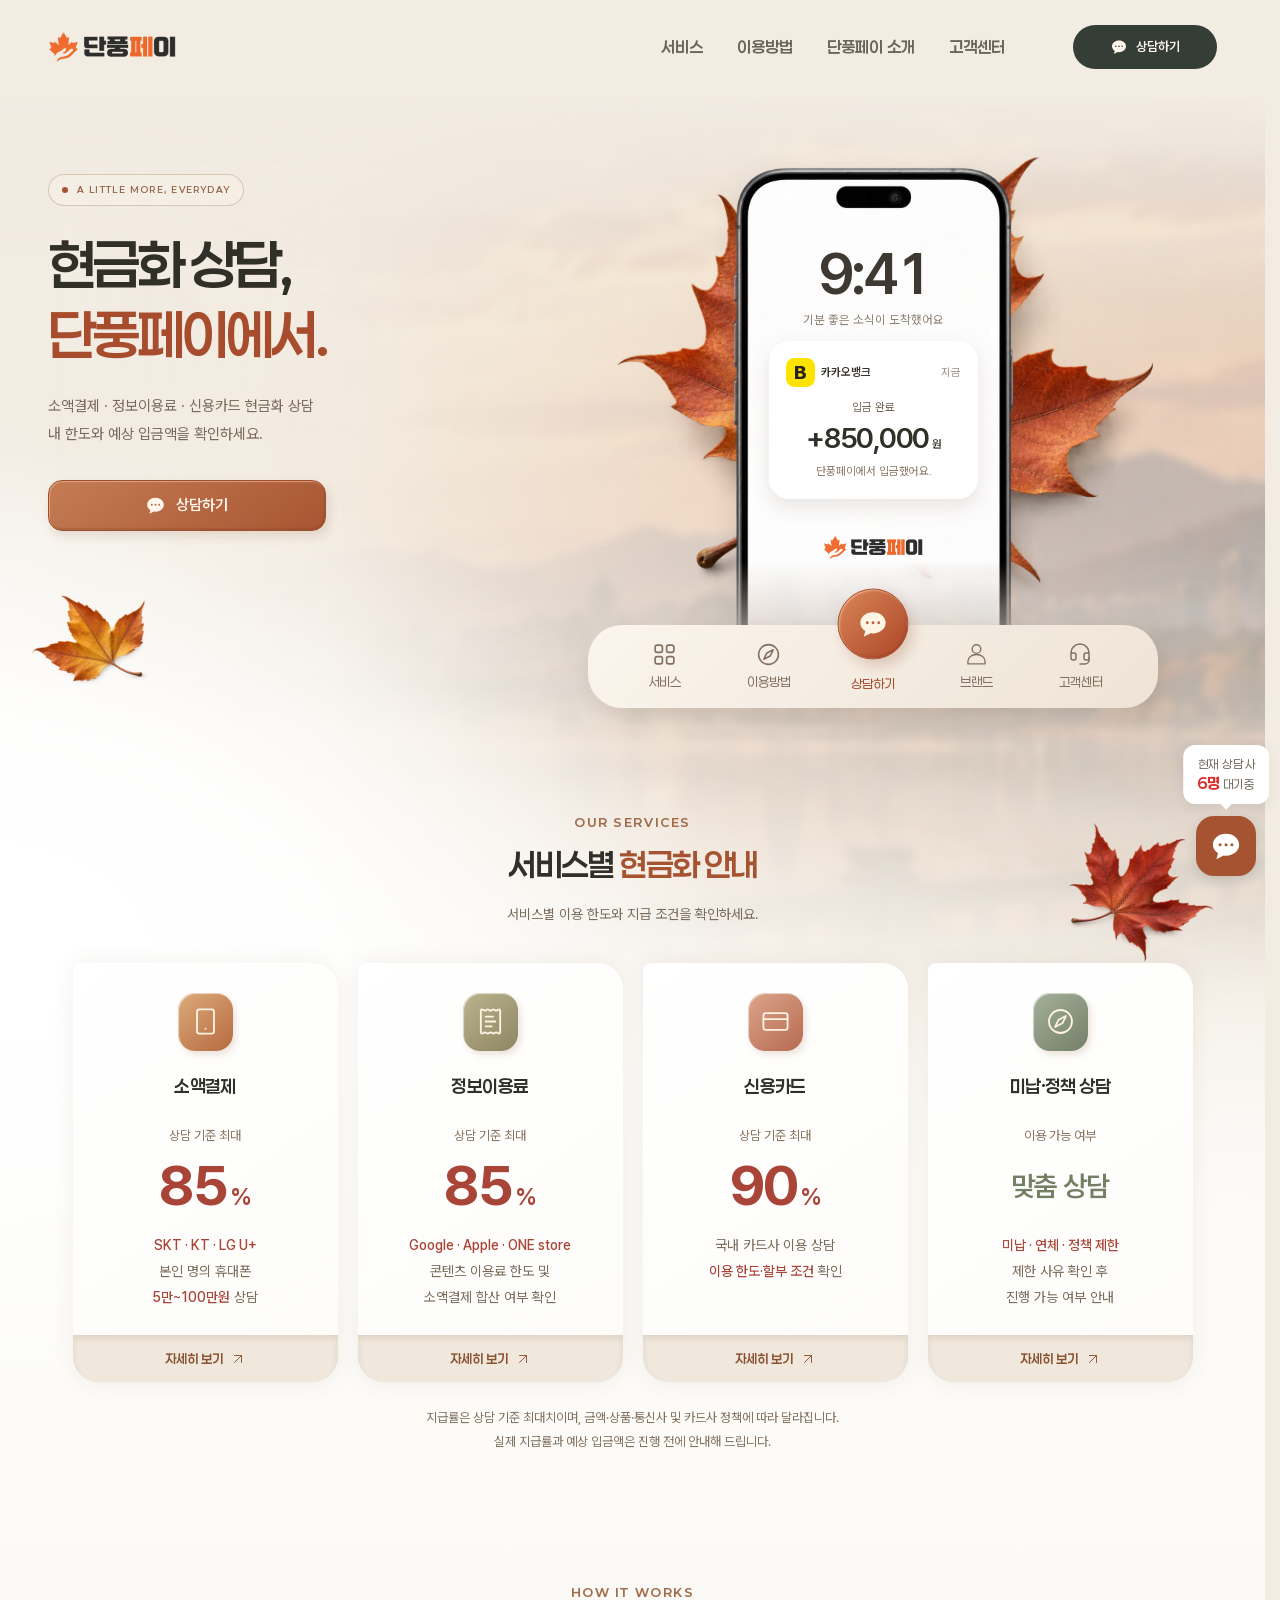
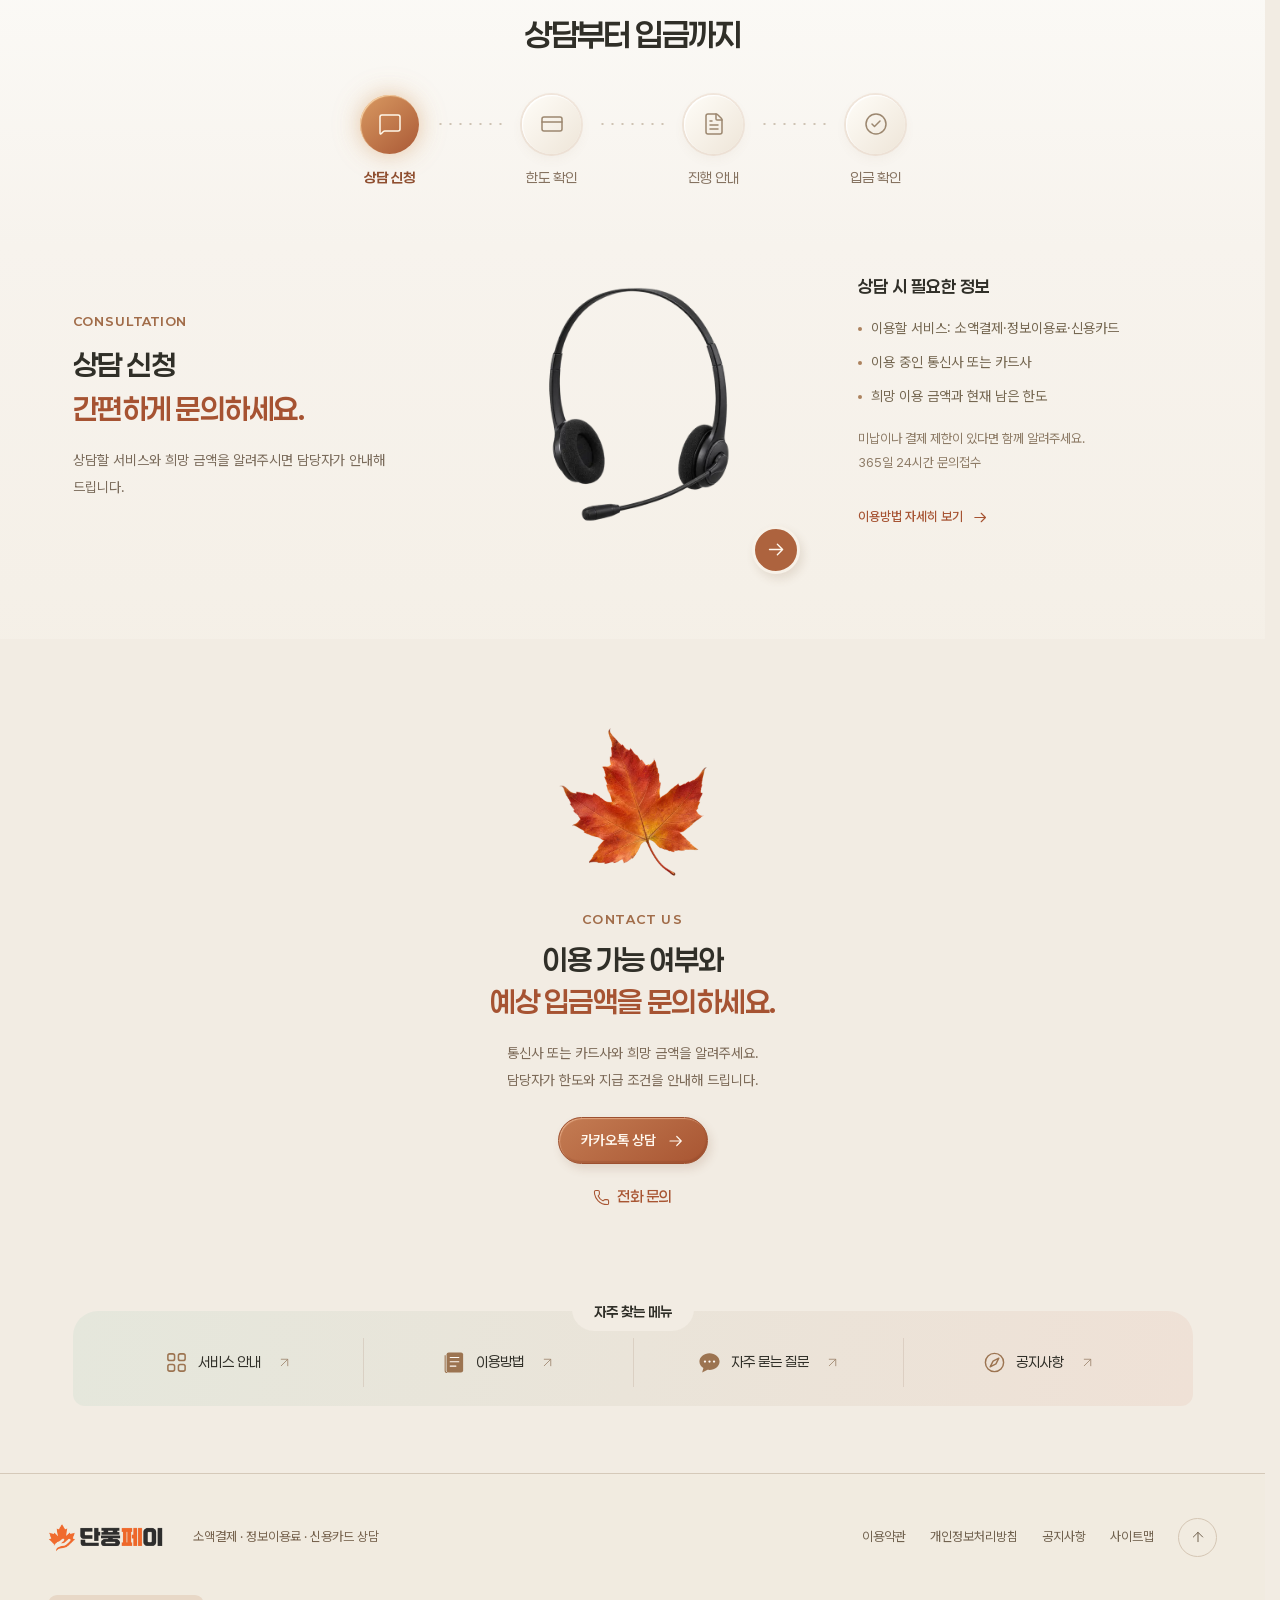
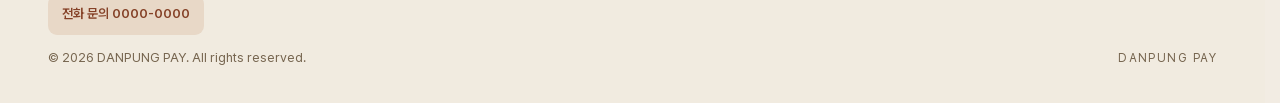
<file: index.html>
<!doctype html>
<html lang="ko">
  <head>
    <!-- Google tag (gtag.js) event - delayed navigation helper -->
<script>
  // Helper function to delay opening a URL until a gtag event is sent.
  // Call it in response to an action that should navigate to a URL.
  function gtagSendEvent(url) {
    var callback = function () {
      if (typeof url === 'string') {
        window.location = url;
      }
    };
    gtag('event', 'kakaotag', {
      'event_callback': callback,
      'event_timeout': 2000,
      // <event_parameters>
    });
    return false;
  }
</script>
    <!-- Google Tag Manager -->
<script>(function(w,d,s,l,i){w[l]=w[l]||[];w[l].push({'gtm.start':
new Date().getTime(),event:'gtm.js'});var f=d.getElementsByTagName(s)[0],
j=d.createElement(s),dl=l!='dataLayer'?'&l='+l:'';j.async=true;j.src=
'https://www.googletagmanager.com/gtm.js?id='+i+dl;f.parentNode.insertBefore(j,f);
})(window,document,'script','dataLayer','GTM-MDJSGBWL');</script>
<!-- End Google Tag Manager -->
    <!-- Google tag (gtag.js) -->
<script async src="https://www.googletagmanager.com/gtag/js?id=G-RJEVR4NBHN"></script>
<script>
  window.dataLayer = window.dataLayer || [];
  function gtag(){dataLayer.push(arguments);}
  gtag('js', new Date());

  gtag('config', 'G-RJEVR4NBHN');
</script>
    <!-- Google tag (gtag.js) event - delayed navigation helper -->
<script>
  // Helper function to delay opening a URL until a gtag event is sent.
  // Call it in response to an action that should navigate to a URL.
  function gtagSendEvent(url) {
    var callback = function () {
      if (typeof url === 'string') {
        window.location = url;
      }
    };
    gtag('event', 'kakaotag', {
      'event_callback': callback,
      'event_timeout': 2000,
      // <event_parameters>
    });
    return false;
  }
</script>
    <!-- Google Tag Manager -->
<script>(function(w,d,s,l,i){w[l]=w[l]||[];w[l].push({'gtm.start':
new Date().getTime(),event:'gtm.js'});var f=d.getElementsByTagName(s)[0],
j=d.createElement(s),dl=l!='dataLayer'?'&l='+l:'';j.async=true;j.src=
'https://www.googletagmanager.com/gtm.js?id='+i+dl;f.parentNode.insertBefore(j,f);
})(window,document,'script','dataLayer','GTM-T8PXP7CB');</script>
<!-- End Google Tag Manager -->
    <!-- Google tag (gtag.js) -->
<script async src="https://www.googletagmanager.com/gtag/js?id=G-4TLJVWGHYP"></script>
<script>
  window.dataLayer = window.dataLayer || [];
  function gtag(){dataLayer.push(arguments);}
  gtag('js', new Date());

  gtag('config', 'G-4TLJVWGHYP');
</script>
    <meta charset="utf-8" />
    <meta name="viewport" content="width=device-width, initial-scale=1" />
    <meta name="theme-color" content="#f2ece3" />
    <title>단풍페이 | 소액결제·정보이용료·신용카드 현금화 상담</title>
    <meta
      name="description"
      content="단풍페이 소액결제·정보이용료·신용카드 현금화 상담. 서비스별 지급률, 이용 한도와 예상 입금액을 안내합니다. 365일 24시간 문의 접수."
    />
    <meta property="og:type" content="website" />
    <meta property="og:locale" content="ko_KR" />
    <meta property="og:site_name" content="단풍페이" />
    <meta property="og:title" content="단풍페이 | 소액결제·정보이용료·신용카드 현금화 상담" />
    <meta
      property="og:description"
      content="단풍페이 소액결제·정보이용료·신용카드 현금화 상담. 서비스별 지급률, 이용 한도와 예상 입금액을 안내합니다. 365일 24시간 문의 접수."
    />
    <link rel="icon" href="favicon.ico?v=6b39e8e24bb1" sizes="16x16 32x32 48x48" type="image/x-icon" />
    <link
      rel="preload"
      href="fonts/pretendard-variable.woff2"
      as="font"
      type="font/woff2"
      crossorigin
    />
    <link
      rel="preload"
      href="fonts/paperlogy-semibold.ttf"
      as="font"
      type="font/ttf"
      crossorigin
    />
    <link rel="stylesheet" href="assets/css/site.css?v=20260929-contact-fallback" />
    <link rel="stylesheet" href="assets/css/home.css?v=20260928-overview-note-center" />
    <link rel="stylesheet" href="assets/css/hero.css?v=20260928-hero-phone-bottom-fade" />
    <link rel="stylesheet" href="assets/css/motion.css" />
    <script src="assets/js/motion.js?v=20260928-hero-phone"></script>
    <script src="assets/js/site-config.js?v=20260929-contact-fallback" defer></script>
    <script src="assets/js/site.js?v=20260929-contact-fallback" defer></script>
    <script src="assets/js/contact-animation.js?v=20260928-phone-short-delay" defer></script>
    <!-- SEO:START -->
    <meta name="robots" content="index,follow,max-image-preview:large" />
    <link rel="canonical" href="https://xn--2o2b2zi18b9qd.com/" />
    <meta property="og:url" content="https://xn--2o2b2zi18b9qd.com/" />
    <script type="application/ld+json" id="seo-schema">
      {
        "@context": "https://schema.org",
        "@type": "WebSite",
        "name": "단풍페이",
        "alternateName": "DANPUNG PAY",
        "url": "https://xn--2o2b2zi18b9qd.com/",
        "inLanguage": "ko-KR"
      }
    </script>
    <!-- SEO:END -->
  </head>
  <body id="top" class="home-page">
    <a class="skip-link" href="#main">본문 바로가기</a>
    <header class="site-header">
      <div class="header-inner wrap">
        <a class="brand" href="./" aria-label="단풍페이 홈">
          <img class="brand-logo" src="assets/images/logo.png?v=6795f80a1f09" width="1600" height="400" alt="단풍페이" decoding="async" />
        </a>
        <nav class="desktop-nav" aria-label="주 메뉴">
          <a href="service.html">서비스</a>
          <a href="guide.html">이용방법</a>
          <a href="about.html">단풍페이 소개</a>
          <a href="faq.html">고객센터</a>
        </nav>
        <div class="header-actions">
          <button class="button button-dark" type="button" data-contact="choice" aria-haspopup="dialog" aria-controls="contact-dialog">
            <svg class="icon" aria-hidden="true" focusable="false">
              <use href="assets/icons/brand-sprite.svg#icon-chat"></use>
            </svg>
            <span>상담하기</span>
          </button>
        </div>
        <button
          class="menu-toggle"
          type="button"
          aria-label="메뉴 열기"
          aria-expanded="false"
          aria-controls="mobile-navigation"
        >
          <svg class="icon" aria-hidden="true" focusable="false">
            <use href="assets/icons/lucide-sprite.svg#icon-menu"></use>
          </svg>
        </button>
      </div>
      <nav
        class="mobile-nav wrap"
        id="mobile-navigation"
        aria-label="모바일 메뉴"
        hidden
      >
        <a href="./" aria-current="page">
          홈
          <svg class="icon" aria-hidden="true" focusable="false">
            <use href="assets/icons/brand-sprite.svg#icon-arrow-up-right"></use>
          </svg>
        </a>
        <a href="service.html">
          서비스
          <svg class="icon" aria-hidden="true" focusable="false">
            <use href="assets/icons/brand-sprite.svg#icon-arrow-up-right"></use>
          </svg>
        </a>
        <a href="guide.html">
          이용방법
          <svg class="icon" aria-hidden="true" focusable="false">
            <use href="assets/icons/brand-sprite.svg#icon-arrow-up-right"></use>
          </svg>
        </a>
        <a href="about.html">
          단풍페이 소개
          <svg class="icon" aria-hidden="true" focusable="false">
            <use href="assets/icons/brand-sprite.svg#icon-arrow-up-right"></use>
          </svg>
        </a>
        <a href="faq.html">
          고객센터
          <svg class="icon" aria-hidden="true" focusable="false">
            <use href="assets/icons/brand-sprite.svg#icon-arrow-up-right"></use>
          </svg>
        </a>
        <div class="mobile-nav-actions">
          <button
            class="button button-primary"
            type="button"
            data-contact="kakao"
          >
            <svg class="icon" aria-hidden="true" focusable="false">
              <use href="assets/icons/brand-sprite.svg#icon-chat"></use>
            </svg>
            <span>카카오톡 상담</span>
          </button>
          <a
            class="button button-light"
            data-contact="phone"
           href="#contact-dialog">
            <svg class="icon" aria-hidden="true" focusable="false">
              <use href="assets/icons/lucide-sprite.svg#icon-phone"></use>
            </svg>
            <span>전화 문의</span>
          </a>
        </div>
      </nav>
    </header>
    <main id="main">
      <div class="home-opening">
      <section class="experience-stage" aria-labelledby="hero-title">
        <div class="hero-backdrop" aria-hidden="true"></div>
        <div class="hero-layout wrap">
          <div class="hero-overview">
            <div class="hero-introduction">
              <div class="welcome-copy">
                <p class="eyebrow">A LITTLE MORE, EVERYDAY</p>
                <h1 id="hero-title">
                  현금화 상담,
                  <br />
                  <em>단풍페이에서.</em>
                </h1>
                <p>
                  소액결제 · 정보이용료 · 신용카드 현금화 상담
                  <br />
                  내 한도와 예상 입금액을 확인하세요.
                </p>
              </div>
              <button class="button button-primary hero-consult" type="button" data-contact="choice" aria-haspopup="dialog" aria-controls="contact-dialog">
                <svg class="icon" aria-hidden="true" focusable="false">
                  <use href="assets/icons/brand-sprite.svg#icon-chat"></use>
                </svg>
                <span>상담하기</span>
              </button>
              <div class="hero-leaf-pile hero-leaf-pile-left" aria-hidden="true">
                <span class="hero-falling-leaf"><img src="assets/images/decor-maple-gold.webp" width="384" height="256" alt="" decoding="async" /></span>
              </div>
            </div>
            <div class="hero-scene">
              <figure class="terrain">
                <img
                  src="assets/images/autumn-maple-leaf.webp"
                  width="1440"
                  height="960"
                  alt="자연스러운 잎맥과 부드럽게 말린 가장자리가 돋보이는 구릿빛 단풍잎"
                  fetchpriority="high"
                />
                <div class="hero-phone contact-deposit" aria-hidden="true">
                  <div class="contact-phone-glow"></div>
                  <div class="contact-phone-stage">
                    <div class="contact-device">
                      <img class="contact-device-image" src="assets/images/contact-phone.webp" width="876" height="1795" alt="" decoding="async" />
                      <div class="contact-lock-clock"><span>9:41</span><small>기분 좋은 소식이 도착했어요</small></div>
                      <div class="contact-bank-notification">
                        <div class="contact-bank-heading"><span class="contact-bank-mark">B</span><strong>카카오뱅크</strong><span class="contact-bank-now">지금</span></div>
                        <div class="contact-bank-body"><span class="contact-deposit-label">입금 완료</span><strong class="contact-deposit-amount">+850,000<span>원</span></strong><p>단풍페이에서 입금했어요.</p></div>
                      </div>
                      <img class="contact-device-brand" src="assets/images/logo.png?v=6795f80a1f09" width="1600" height="400" alt="" decoding="async" />
                    </div>
                  </div>
                </div>
                <figcaption class="sr-only">
                  단풍페이의 구릿빛 단풍잎
                </figcaption>
              </figure>
              <nav class="stage-dock" aria-label="바로가기 메뉴">
                <a href="service.html">
                  <svg class="icon" aria-hidden="true" focusable="false">
                    <use href="assets/icons/brand-sprite.svg#icon-grid"></use>
                  </svg>
                  <span>서비스</span>
                </a>
                <a href="guide.html">
                  <svg class="icon" aria-hidden="true" focusable="false">
                    <use href="assets/icons/brand-sprite.svg#icon-compass"></use>
                  </svg>
                  <span>이용방법</span>
                </a>
                <button class="dock-contact" type="button" data-contact="choice" aria-haspopup="dialog" aria-controls="contact-dialog">
                  <span class="dock-orb">
                    <svg class="icon" aria-hidden="true" focusable="false">
                      <use href="assets/icons/brand-sprite.svg#icon-chat"></use>
                    </svg>
                  </span>
                  <span>상담하기</span>
                </button>
                <a href="about.html">
                  <svg class="icon" aria-hidden="true" focusable="false">
                    <use href="assets/icons/brand-sprite.svg#icon-user"></use>
                  </svg>
                  <span>브랜드</span>
                </a>
                <a href="faq.html">
                  <svg class="icon" aria-hidden="true" focusable="false">
                    <use href="assets/icons/headset.svg#headset"></use>
                  </svg>
                  <span>고객센터</span>
                </a>
              </nav>
            </div>
          </div>
        </div>
      </section>
      <section class="home-services wrap" id="find-service" aria-labelledby="service-title">
        <div class="hero-leaf-pile hero-leaf-pile-right" aria-hidden="true">
          <span class="hero-falling-leaf"><img src="assets/images/decor-maple-red.webp" width="480" height="320" alt="" decoding="async" /></span>
        </div>
        <div class="home-heading"><p class="home-eyebrow">OUR SERVICES</p><h2 id="service-title">서비스별 <em>현금화 안내</em></h2><p>서비스별 이용 한도와 지급 조건을 확인하세요.</p></div>
        <div class="overview-cards">
          <a class="overview-card overview-card-mobile" href="service.html#mobile">
            <span class="overview-icon"><svg class="icon" aria-hidden="true" focusable="false"><use href="assets/icons/lucide-sprite.svg#icon-smartphone"></use></svg></span>
            <h3>소액결제</h3>
            <p class="overview-rate"><span>상담 기준 최대</span><strong>85<small>%</small></strong></p>
            <p class="overview-description"><strong>SKT · KT · LG U+</strong><br />본인 명의 휴대폰<br /><strong>5만~100만원</strong> 상담</p>
            <span class="overview-more">자세히 보기<svg class="icon" aria-hidden="true" focusable="false"><use href="assets/icons/brand-sprite.svg#icon-arrow-up-right"></use></svg></span>
          </a>
          <a class="overview-card overview-card-content" href="service.html#content">
            <span class="overview-icon"><svg class="icon" aria-hidden="true" focusable="false"><use href="assets/icons/lucide-sprite.svg#icon-receipt-text"></use></svg></span>
            <h3>정보이용료</h3>
            <p class="overview-rate"><span>상담 기준 최대</span><strong>85<small>%</small></strong></p>
            <p class="overview-description"><strong>Google · Apple · ONE&nbsp;store</strong><br />콘텐츠 이용료 한도 및<br />소액결제 합산 여부 확인</p>
            <span class="overview-more">자세히 보기<svg class="icon" aria-hidden="true" focusable="false"><use href="assets/icons/brand-sprite.svg#icon-arrow-up-right"></use></svg></span>
          </a>
          <a class="overview-card overview-card-card" href="service.html#card">
            <span class="overview-icon"><svg class="icon" aria-hidden="true" focusable="false"><use href="assets/icons/lucide-sprite.svg#icon-credit-card"></use></svg></span>
            <h3>신용카드</h3>
            <p class="overview-rate"><span>상담 기준 최대</span><strong>90<small>%</small></strong></p>
            <p class="overview-description">국내 카드사 이용 상담<br /><strong>이용 한도·할부 조건</strong> 확인</p>
            <span class="overview-more">자세히 보기<svg class="icon" aria-hidden="true" focusable="false"><use href="assets/icons/brand-sprite.svg#icon-arrow-up-right"></use></svg></span>
          </a>
          <a class="overview-card overview-card-policy" href="service.html#policy">
            <span class="overview-icon"><svg class="icon" aria-hidden="true" focusable="false"><use href="assets/icons/brand-sprite.svg#icon-compass"></use></svg></span>
            <h3>미납·정책 상담</h3>
            <p class="overview-rate"><span>이용 가능 여부</span><strong class="policy-rate">맞춤 상담</strong></p>
            <p class="overview-description"><strong>미납 · 연체 · 정책 제한</strong><br />제한 사유 확인 후<br />진행 가능 여부 안내</p>
            <span class="overview-more">자세히 보기<svg class="icon" aria-hidden="true" focusable="false"><use href="assets/icons/brand-sprite.svg#icon-arrow-up-right"></use></svg></span>
          </a>
        </div>
        <p class="overview-note">지급률은 상담 기준 최대치이며, 금액·상품·통신사 및 카드사 정책에 따라 달라집니다.<br />실제 지급률과 예상 입금액은 진행 전에 안내해 드립니다.</p>
      </section>
      </div>
      <section class="home-journey" aria-labelledby="journey-title">
        <div class="journey-inner wrap">
          <div class="home-heading"><p class="home-eyebrow">HOW IT WORKS</p><h2 id="journey-title">상담부터 입금까지</h2></div>
          <div class="journey-tabs" role="tablist" aria-label="이용 절차" aria-orientation="horizontal">
            <button class="journey-tab" id="journey-tab-contact" type="button" role="tab" aria-controls="journey-panel-contact" aria-selected="true" tabindex="0"><span class="journey-tab-icon"><svg class="icon" aria-hidden="true" focusable="false"><use href="assets/icons/lucide-sprite.svg#icon-message-square"></use></svg></span><span>상담 신청</span></button>
            <button class="journey-tab" id="journey-tab-check" type="button" role="tab" aria-controls="journey-panel-check" aria-selected="false" tabindex="-1"><span class="journey-tab-icon"><svg class="icon" aria-hidden="true" focusable="false"><use href="assets/icons/lucide-sprite.svg#icon-credit-card"></use></svg></span><span>한도 확인</span></button>
            <button class="journey-tab" id="journey-tab-guide" type="button" role="tab" aria-controls="journey-panel-guide" aria-selected="false" tabindex="-1"><span class="journey-tab-icon"><svg class="icon" aria-hidden="true" focusable="false"><use href="assets/icons/lucide-sprite.svg#icon-file-text"></use></svg></span><span>진행 안내</span></button>
            <button class="journey-tab" id="journey-tab-complete" type="button" role="tab" aria-controls="journey-panel-complete" aria-selected="false" tabindex="-1"><span class="journey-tab-icon"><svg class="icon" aria-hidden="true" focusable="false"><use href="assets/icons/lucide-sprite.svg#icon-circle-check"></use></svg></span><span>입금 확인</span></button>
          </div>
          <div class="journey-layout">
            <div class="journey-copy"><p class="journey-eyebrow">CONSULTATION</p><h3>상담 신청<br /><em>간편하게 문의하세요.</em></h3><p>상담할 서비스와 희망 금액을 알려주시면 담당자가 안내해 드립니다.</p></div>
            <div class="journey-visual">
              <div class="journey-picture"><img class="journey-consultation-image" src="assets/images/consultation-headset-black.webp" width="640" height="640" alt="얇은 검정 헤드밴드와 마이크가 달린 상담용 헤드셋" loading="lazy" decoding="async" /></div>
              <button class="journey-next" type="button" data-journey-next aria-label="다음 단계 보기"><svg class="icon" aria-hidden="true" focusable="false"><use href="assets/icons/brand-sprite.svg#icon-arrow-right"></use></svg></button>
            </div>
            <div class="journey-panels" id="journey-panels" aria-live="off">
              <section class="journey-panel journey-detail" id="journey-panel-contact" role="tabpanel" aria-labelledby="journey-tab-contact" tabindex="0">
                <h4>상담 시 필요한 정보</h4>
                <ul><li>이용할 서비스: 소액결제·정보이용료·신용카드</li><li>이용 중인 통신사 또는 카드사</li><li>희망 이용 금액과 현재 남은 한도</li></ul>
                <p>미납이나 결제 제한이 있다면 함께 알려주세요.<br />365일 24시간 문의접수</p>
                <a class="detail-link" href="guide.html">이용방법 자세히 보기<svg class="icon" aria-hidden="true" focusable="false"><use href="assets/icons/brand-sprite.svg#icon-arrow-right"></use></svg></a>
              </section>
              <section class="journey-panel journey-detail" id="journey-panel-check" role="tabpanel" aria-labelledby="journey-tab-check" tabindex="0" hidden>
                <h4>이용 한도와 가능 여부 확인</h4>
                <ul><li>휴대폰 또는 카드의 본인 명의 여부</li><li>현재 남은 한도와 희망 금액의 이용 가능 여부</li><li>미납·연체 여부와 결제 시 표시되는 오류</li></ul>
                <p>한도와 제한 사유를 확인한 후<br />진행 가능 여부를 안내해 드립니다.</p>
                <a class="detail-link" href="guide.html">이용방법 자세히 보기<svg class="icon" aria-hidden="true" focusable="false"><use href="assets/icons/brand-sprite.svg#icon-arrow-right"></use></svg></a>
              </section>
              <section class="journey-panel journey-detail" id="journey-panel-guide" role="tabpanel" aria-labelledby="journey-tab-guide" tabindex="0" hidden>
                <h4>진행 전 조건 안내</h4>
                <ul><li>실제 적용되는 지급률과 예상 입금액</li><li>이용 상품과 결제 금액·조건</li><li>진행 순서와 이용 시 유의사항</li></ul>
                <p>안내 내용을 확인하고 동의하시면<br />담당자의 안내에 따라 진행합니다.</p>
                <a class="detail-link" href="guide.html">이용방법 자세히 보기<svg class="icon" aria-hidden="true" focusable="false"><use href="assets/icons/brand-sprite.svg#icon-arrow-right"></use></svg></a>
              </section>
              <section class="journey-panel journey-detail" id="journey-panel-complete" role="tabpanel" aria-labelledby="journey-tab-complete" tabindex="0" hidden>
                <h4>진행 완료 후 입금 확인</h4>
                <ul><li>안내받은 계좌의 입금 내역</li><li>실제 입금액과 상담 시 안내받은 금액</li><li>입금 지연 또는 금액 차이가 있는지 확인</li></ul>
                <p>은행 점검 시간에는 입금이 지연될 수 있습니다.<br />확인이 어려우면 상담 채널로 문의해 주세요.</p>
                <a class="detail-link" href="guide.html">이용방법 자세히 보기<svg class="icon" aria-hidden="true" focusable="false"><use href="assets/icons/brand-sprite.svg#icon-arrow-right"></use></svg></a>
              </section>
            </div>
          </div>
        </div>
      </section>
      <section class="home-contact wrap" aria-labelledby="contact-home-title">
        <div class="contact-symbol" aria-hidden="true">
          <img src="assets/images/contact-maple-leaf.webp" width="480" height="480" alt="" loading="lazy" decoding="async" />
        </div>
        <p class="home-eyebrow">CONTACT US</p>
        <h2 id="contact-home-title">이용 가능 여부와<br /><em>예상 입금액을 문의하세요.</em></h2>
        <p class="home-contact-description">통신사 또는 카드사와 희망 금액을 알려주세요.<br />담당자가 한도와 지급 조건을 안내해 드립니다.</p>
        <div class="home-contact-actions"><button class="button button-primary" type="button" data-contact="kakao">카카오톡 상담<svg class="icon" aria-hidden="true" focusable="false"><use href="assets/icons/brand-sprite.svg#icon-arrow-right"></use></svg></button><a class="contact-phone" data-contact="phone" href="#contact-dialog"><svg class="icon" aria-hidden="true" focusable="false"><use href="assets/icons/lucide-sprite.svg#icon-phone"></use></svg>전화 문의</a></div>
      </section>
      <nav class="useful-links wrap" aria-labelledby="useful-links-title">
        <h2 id="useful-links-title">자주 찾는 메뉴</h2>
        <div class="useful-links-grid"><a href="service.html"><svg class="icon" aria-hidden="true" focusable="false"><use href="assets/icons/brand-sprite.svg#icon-grid"></use></svg><span>서비스 안내</span><svg class="icon" aria-hidden="true" focusable="false"><use href="assets/icons/brand-sprite.svg#icon-arrow-up-right"></use></svg></a><a href="guide.html"><svg class="icon" aria-hidden="true" focusable="false"><use href="assets/icons/brand-sprite.svg#icon-guide"></use></svg><span>이용방법</span><svg class="icon" aria-hidden="true" focusable="false"><use href="assets/icons/brand-sprite.svg#icon-arrow-up-right"></use></svg></a><a href="faq.html"><svg class="icon" aria-hidden="true" focusable="false"><use href="assets/icons/brand-sprite.svg#icon-chat"></use></svg><span>자주 묻는 질문</span><svg class="icon" aria-hidden="true" focusable="false"><use href="assets/icons/brand-sprite.svg#icon-arrow-up-right"></use></svg></a><a href="notice.html"><svg class="icon" aria-hidden="true" focusable="false"><use href="assets/icons/brand-sprite.svg#icon-compass"></use></svg><span>공지사항</span><svg class="icon" aria-hidden="true" focusable="false"><use href="assets/icons/brand-sprite.svg#icon-arrow-up-right"></use></svg></a></div>
      </nav>
    </main>
    <footer class="site-footer">
      <div class="wrap footer-inner">
        <div class="footer-brand-block">
          <a class="brand" href="./" aria-label="단풍페이 홈">
            <img class="brand-logo" src="assets/images/logo.png?v=6795f80a1f09" width="1600" height="400" alt="단풍페이" loading="lazy" decoding="async" />
          </a>
          <p>소액결제 · 정보이용료 · 신용카드 상담</p>
        </div>
        <nav aria-label="하단 메뉴">
          <a href="terms.html">이용약관</a>
          <a href="privacy.html">개인정보처리방침</a>
          <a href="notice.html">공지사항</a>
          <a href="sitemap.html">사이트맵</a>
          <a class="top-link" href="#top" aria-label="페이지 맨 위로">
            <svg class="icon" aria-hidden="true" focusable="false">
              <use href="assets/icons/lucide-sprite.svg#icon-arrow-up"></use>
            </svg>
          </a>
        </nav>
        <div class="footer-meta">
          <p class="business-info" data-business hidden></p>
          <small>
            ©
            <span data-year>2026</span>
            DANPUNG PAY. All rights reserved.
          </small>
          <span>DANPUNG PAY</span>
        </div>
      </div>
    </footer>
    <button class="button button-primary floating-contact" type="button" data-contact="choice" aria-haspopup="dialog" aria-controls="contact-dialog" aria-label="상담하기" aria-describedby="floating-contact-status">
      <span class="floating-contact-bubble" id="floating-contact-status">현재 상담사<br /> <strong>6명</strong> 대기중</span>
      <svg class="icon" aria-hidden="true" focusable="false"><use href="assets/icons/brand-sprite.svg#icon-chat"></use></svg>
    </button>
    <dialog
      class="contact-dialog"
      id="contact-dialog"
      aria-labelledby="contact-title"
      aria-describedby="contact-description"
    >
      <button
        type="button"
        class="dialog-close"
        aria-label="닫기"
        data-close-dialog
      >
        <svg class="icon" aria-hidden="true" focusable="false">
          <use href="assets/icons/lucide-sprite.svg#icon-x"></use>
        </svg>
      </button>
      <div data-contact-view="choice">
        <p class="eyebrow">DANPUNG PAY</p>
        <h2 id="contact-title" tabindex="-1">상담 문의</h2>
        <p class="contact-description" id="contact-description">편한 상담 방법을 선택해 주세요.</p>
        <div class="contact-channels">
          <a class="contact-channel contact-channel-kakao" href="#contact-dialog" data-kakao-link><svg class="icon" aria-hidden="true" focusable="false"><use href="assets/icons/brand-sprite.svg#icon-chat"></use></svg><span>카카오톡 상담</span><svg class="icon" aria-hidden="true" focusable="false"><use href="assets/icons/brand-sprite.svg#icon-arrow-right"></use></svg></a>
          <a class="contact-channel contact-channel-phone" data-contact-channel="phone" href="#contact-dialog"><svg class="icon" aria-hidden="true" focusable="false"><use href="assets/icons/lucide-sprite.svg#icon-phone"></use></svg><span>전화 문의</span><svg class="icon" aria-hidden="true" focusable="false"><use href="assets/icons/brand-sprite.svg#icon-arrow-right"></use></svg></a>
        </div>
        <p class="contact-status" role="status" hidden></p>
      </div>
    </dialog>
  </body>
  <!-- Google Tag Manager (noscript) -->
<noscript><iframe src="https://www.googletagmanager.com/ns.html?id=GTM-MDJSGBWL"
height="0" width="0" style="display:none;visibility:hidden"></iframe></noscript>
<!-- End Google Tag Manager (noscript) -->
  <!-- Google Tag Manager (noscript) -->
<noscript><iframe src="https://www.googletagmanager.com/ns.html?id=GTM-T8PXP7CB"
height="0" width="0" style="display:none;visibility:hidden"></iframe></noscript>
<!-- End Google Tag Manager (noscript) -->
</html>
</file>
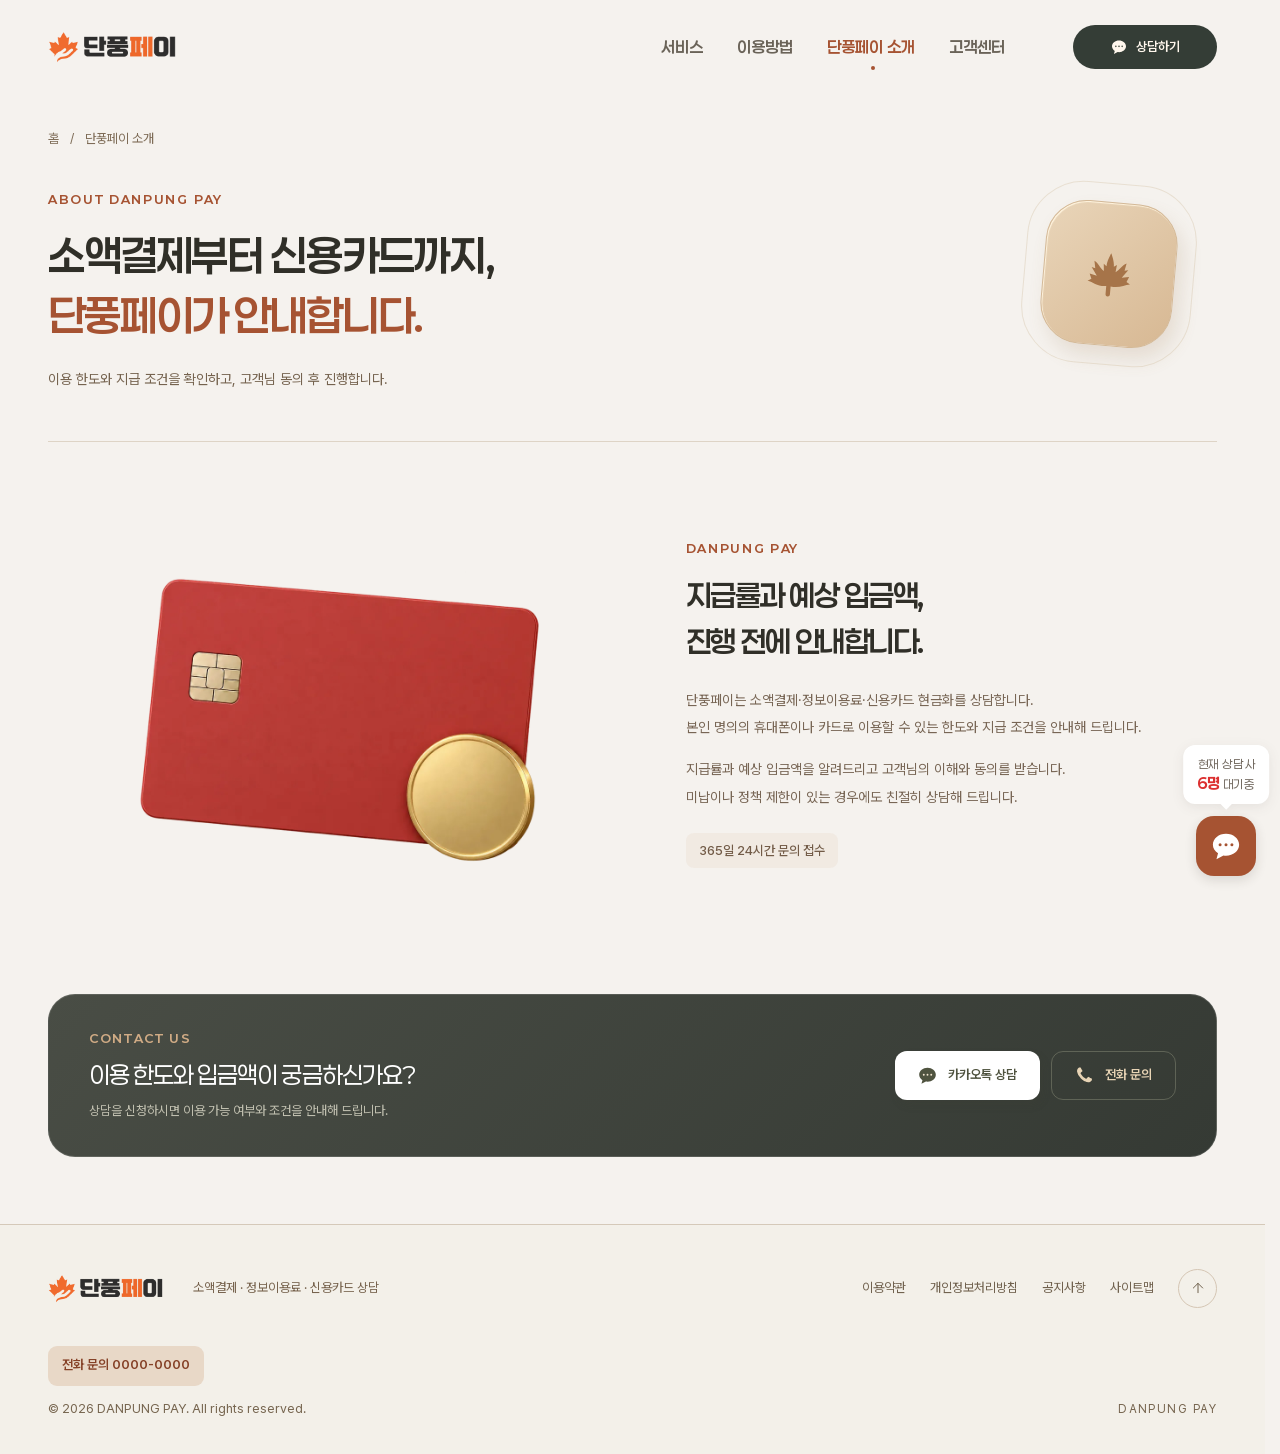
<file: about.html>
<!doctype html>
<html lang="ko">
  <head>
    <meta charset="utf-8" />
    <meta name="viewport" content="width=device-width, initial-scale=1" />
    <meta name="theme-color" content="#f5f2ee" />
    <title>단풍페이 소개 | 현금화 상담 안내</title>
    <meta
      name="description"
      content="단풍페이의 소액결제·정보이용료·신용카드 현금화 상담 안내. 본인 명의와 이용 한도를 확인하고 지급률·예상 입금액을 안내합니다. 고객님 동의 후 진행하며 365일 24시간 문의를 접수합니다."
    />
    <meta property="og:type" content="website" />
    <meta property="og:locale" content="ko_KR" />
    <meta property="og:site_name" content="단풍페이" />
    <meta
      property="og:title"
      content="단풍페이 소개 | 현금화 상담 안내"
    />
    <meta
      property="og:description"
      content="단풍페이의 소액결제·정보이용료·신용카드 현금화 상담 안내. 본인 명의와 이용 한도를 확인하고 지급률·예상 입금액을 안내합니다. 고객님 동의 후 진행하며 365일 24시간 문의를 접수합니다."
    />
    <link rel="icon" href="favicon.ico?v=6b39e8e24bb1" sizes="16x16 32x32 48x48" type="image/x-icon" />
    <link
      rel="preload"
      href="fonts/pretendard-variable.woff2"
      as="font"
      type="font/woff2"
      crossorigin
    />
    <link
      rel="preload"
      href="fonts/paperlogy-semibold.ttf"
      as="font"
      type="font/ttf"
      crossorigin
    />
    <link rel="stylesheet" href="assets/css/site.css?v=20260929-contact-fallback" />
    <link rel="stylesheet" href="assets/css/pages.css?v=20260924-card" />
    <link rel="stylesheet" href="assets/css/motion.css" />
    <script src="assets/js/motion.js?v=58e4818c9d5d"></script>
    <script src="assets/js/site-config.js?v=20260929-contact-fallback" defer></script>
    <script src="assets/js/site.js?v=20260929-contact-fallback" defer></script>
    <!-- SEO:START -->
    <meta name="robots" content="index,follow,max-image-preview:large" />
    <link rel="canonical" href="https://xn--2o2b2zi18b9qd.com/about.html" />
    <meta property="og:url" content="https://xn--2o2b2zi18b9qd.com/about.html" />
    <script type="application/ld+json" id="seo-schema">
      {
        "@context": "https://schema.org",
        "@type": "BreadcrumbList",
        "itemListElement": [
          {
            "@type": "ListItem",
            "position": 1,
            "name": "홈",
            "item": "https://xn--2o2b2zi18b9qd.com/"
          },
          {
            "@type": "ListItem",
            "position": 2,
            "name": "단풍페이 소개",
            "item": "https://xn--2o2b2zi18b9qd.com/about.html"
          }
        ]
      }
    </script>
    <!-- SEO:END -->
  </head>
  <body id="top" class="inner-page">
    <a class="skip-link" href="#main">본문 바로가기</a>
    <header class="site-header">
      <div class="header-inner wrap">
        <a class="brand" href="./" aria-label="단풍페이 홈">
          <img class="brand-logo" src="assets/images/logo.png?v=6795f80a1f09" width="1600" height="400" alt="단풍페이" decoding="async" />
        </a>
        <nav class="desktop-nav" aria-label="주 메뉴">
          <a href="service.html">서비스</a>
          <a href="guide.html">이용방법</a>
          <a href="about.html" aria-current="page">단풍페이 소개</a>
          <a href="faq.html">고객센터</a>
        </nav>
        <div class="header-actions">
          <button class="button button-dark" type="button" data-contact="choice" aria-haspopup="dialog" aria-controls="contact-dialog">
            <svg class="icon" aria-hidden="true" focusable="false">
              <use href="assets/icons/brand-sprite.svg#icon-chat"></use>
            </svg>
            <span>상담하기</span>
          </button>
        </div>
        <button
          class="menu-toggle"
          type="button"
          aria-label="메뉴 열기"
          aria-expanded="false"
          aria-controls="mobile-navigation"
        >
          <svg class="icon" aria-hidden="true" focusable="false">
            <use href="assets/icons/lucide-sprite.svg#icon-menu"></use>
          </svg>
        </button>
      </div>
      <nav
        class="mobile-nav wrap"
        id="mobile-navigation"
        aria-label="모바일 메뉴"
        hidden
      >
        <a href="./">
          홈
          <svg class="icon" aria-hidden="true" focusable="false">
            <use href="assets/icons/brand-sprite.svg#icon-arrow-up-right"></use>
          </svg>
        </a>
        <a href="service.html">
          서비스
          <svg class="icon" aria-hidden="true" focusable="false">
            <use href="assets/icons/brand-sprite.svg#icon-arrow-up-right"></use>
          </svg>
        </a>
        <a href="guide.html">
          이용방법
          <svg class="icon" aria-hidden="true" focusable="false">
            <use href="assets/icons/brand-sprite.svg#icon-arrow-up-right"></use>
          </svg>
        </a>
        <a href="about.html" aria-current="page">
          단풍페이 소개
          <svg class="icon" aria-hidden="true" focusable="false">
            <use href="assets/icons/brand-sprite.svg#icon-arrow-up-right"></use>
          </svg>
        </a>
        <a href="faq.html">
          고객센터
          <svg class="icon" aria-hidden="true" focusable="false">
            <use href="assets/icons/brand-sprite.svg#icon-arrow-up-right"></use>
          </svg>
        </a>
        <div class="mobile-nav-actions">
          <button
            class="button button-primary"
            type="button"
            data-contact="kakao"
          >
            <svg class="icon" aria-hidden="true" focusable="false">
              <use href="assets/icons/brand-sprite.svg#icon-chat"></use>
            </svg>
            <span>카카오톡 상담</span>
          </button>
          <a
            class="button button-light"
            data-contact="phone"
           href="#contact-dialog">
            <svg class="icon" aria-hidden="true" focusable="false">
              <use href="assets/icons/lucide-sprite.svg#icon-phone"></use>
            </svg>
            <span>전화 문의</span>
          </a>
        </div>
      </nav>
    </header>
    <main id="main">
      <section class="page-intro">
        <div class="wrap">
          <nav class="breadcrumb" aria-label="현재 위치">
            <a href="./">홈</a>
            <span aria-hidden="true">/</span>
            <span aria-current="page">단풍페이 소개</span>
          </nav>
          <p class="eyebrow">ABOUT DANPUNG PAY</p>
          <h1>
            소액결제부터 신용카드까지,
            <br />
            <em>단풍페이가 안내합니다.</em>
          </h1>
          <p class="intro-description">
            이용 한도와 지급 조건을 확인하고, 고객님 동의 후 진행합니다.
          </p>
        </div>
        <div class="page-emblem" aria-hidden="true">
          <svg class="icon" aria-hidden="true" focusable="false">
            <use href="assets/icons/brand-sprite.svg#icon-leaf"></use>
          </svg>
        </div>
      </section>
      <section class="brand-story wrap">
        <div class="story-image">
          <img
            src="assets/images/danpung-card.webp?v=coin-20260924"
            width="960"
            height="960"
            alt="오른쪽 아래에 무늬 없는 금화 한 닢이 겹쳐진 빨간색 카드"
            loading="lazy"
          />
        </div>
        <div class="story-copy">
          <p class="eyebrow">DANPUNG PAY</p>
          <h2>
            지급률과 예상 입금액,
            <br />
            진행 전에 안내합니다.
          </h2>
          <p>
            단풍페이는 소액결제·정보이용료·신용카드 현금화를 상담합니다.<br />
            본인 명의의 휴대폰이나 카드로 이용할 수 있는 한도와 지급 조건을 안내해 드립니다.
          </p>
          <p>
            지급률과 예상 입금액을 알려드리고 고객님의 이해와 동의를 받습니다.<br />미납이나 정책 제한이 있는 경우에도 친절히 상담해 드립니다.
          </p>
          <span class="consultation-hours">365일 24시간 문의 접수</span>
        </div>
      </section>
      <aside class="contact-strip wrap">
        <div>
          <p class="eyebrow">CONTACT US</p>
          <h2>이용 한도와 입금액이 궁금하신가요?</h2>
          <p>상담을 신청하시면 이용 가능 여부와 조건을 안내해 드립니다.</p>
        </div>
        <div class="contact-strip-actions">
          <button class="button button-dark" type="button" data-contact="kakao">
            <svg class="icon" aria-hidden="true" focusable="false">
              <use href="assets/icons/brand-sprite.svg#icon-chat"></use>
            </svg>
            <span>카카오톡 상담</span>
          </button>
          <a
            class="button button-primary"
            data-contact="phone"
           href="#contact-dialog">
            <svg class="icon" aria-hidden="true" focusable="false">
              <use href="assets/icons/fontawesome-sprite.svg#icon-phone"></use>
            </svg>
            <span>전화 문의</span>
          </a>
        </div>
      </aside>
    </main>
    <footer class="site-footer">
      <div class="wrap footer-inner">
        <div class="footer-brand-block">
          <a class="brand" href="./" aria-label="단풍페이 홈">
            <img class="brand-logo" src="assets/images/logo.png?v=6795f80a1f09" width="1600" height="400" alt="단풍페이" loading="lazy" decoding="async" />
          </a>
          <p>소액결제 · 정보이용료 · 신용카드 상담</p>
        </div>
        <nav aria-label="하단 메뉴">
          <a href="terms.html">이용약관</a>
          <a href="privacy.html">개인정보처리방침</a>
          <a href="notice.html">공지사항</a>
          <a href="sitemap.html">사이트맵</a>
          <a class="top-link" href="#top" aria-label="페이지 맨 위로">
            <svg class="icon" aria-hidden="true" focusable="false">
              <use href="assets/icons/lucide-sprite.svg#icon-arrow-up"></use>
            </svg>
          </a>
        </nav>
        <div class="footer-meta">
          <p class="business-info" data-business hidden></p>
          <small>
            ©
            <span data-year>2026</span>
            DANPUNG PAY. All rights reserved.
          </small>
          <span>DANPUNG PAY</span>
        </div>
      </div>
    </footer>
    <button class="button button-primary floating-contact" type="button" data-contact="choice" aria-haspopup="dialog" aria-controls="contact-dialog" aria-label="상담하기" aria-describedby="floating-contact-status">
      <span class="floating-contact-bubble" id="floating-contact-status">현재 상담사<br /> <strong>6명</strong> 대기중</span>
      <svg class="icon" aria-hidden="true" focusable="false"><use href="assets/icons/brand-sprite.svg#icon-chat"></use></svg>
    </button>
    <dialog
      class="contact-dialog"
      id="contact-dialog"
      aria-labelledby="contact-title"
      aria-describedby="contact-description"
    >
      <button
        type="button"
        class="dialog-close"
        aria-label="닫기"
        data-close-dialog
      >
        <svg class="icon" aria-hidden="true" focusable="false">
          <use href="assets/icons/lucide-sprite.svg#icon-x"></use>
        </svg>
      </button>
      <div data-contact-view="choice">
        <p class="eyebrow">DANPUNG PAY</p>
        <h2 id="contact-title" tabindex="-1">상담 문의</h2>
        <p class="contact-description" id="contact-description">편한 상담 방법을 선택해 주세요.</p>
        <div class="contact-channels">
          <a class="contact-channel contact-channel-kakao" href="#contact-dialog" data-kakao-link><svg class="icon" aria-hidden="true" focusable="false"><use href="assets/icons/brand-sprite.svg#icon-chat"></use></svg><span>카카오톡 상담</span><svg class="icon" aria-hidden="true" focusable="false"><use href="assets/icons/brand-sprite.svg#icon-arrow-right"></use></svg></a>
          <a class="contact-channel contact-channel-phone" data-contact-channel="phone" href="#contact-dialog"><svg class="icon" aria-hidden="true" focusable="false"><use href="assets/icons/lucide-sprite.svg#icon-phone"></use></svg><span>전화 문의</span><svg class="icon" aria-hidden="true" focusable="false"><use href="assets/icons/brand-sprite.svg#icon-arrow-right"></use></svg></a>
        </div>
        <p class="contact-status" role="status" hidden></p>
      </div>
    </dialog>
  </body>
</html>
</file>
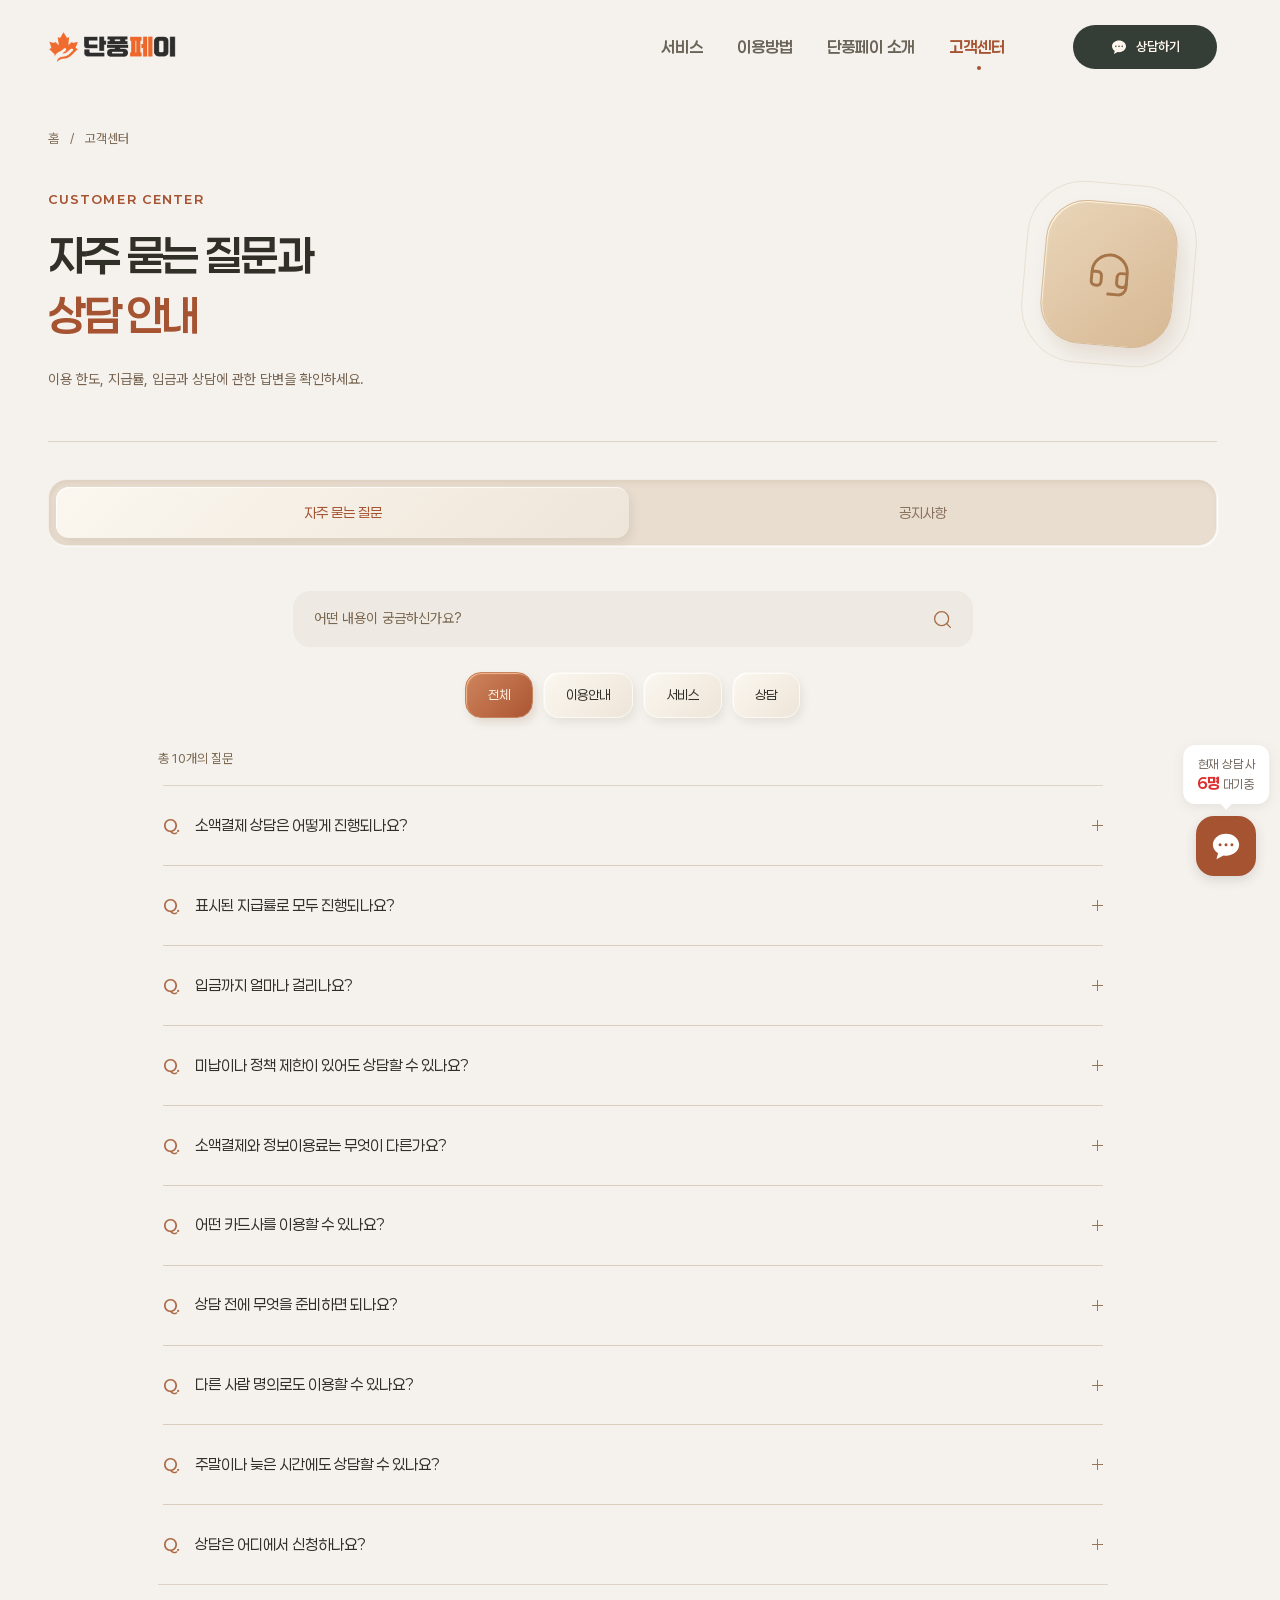
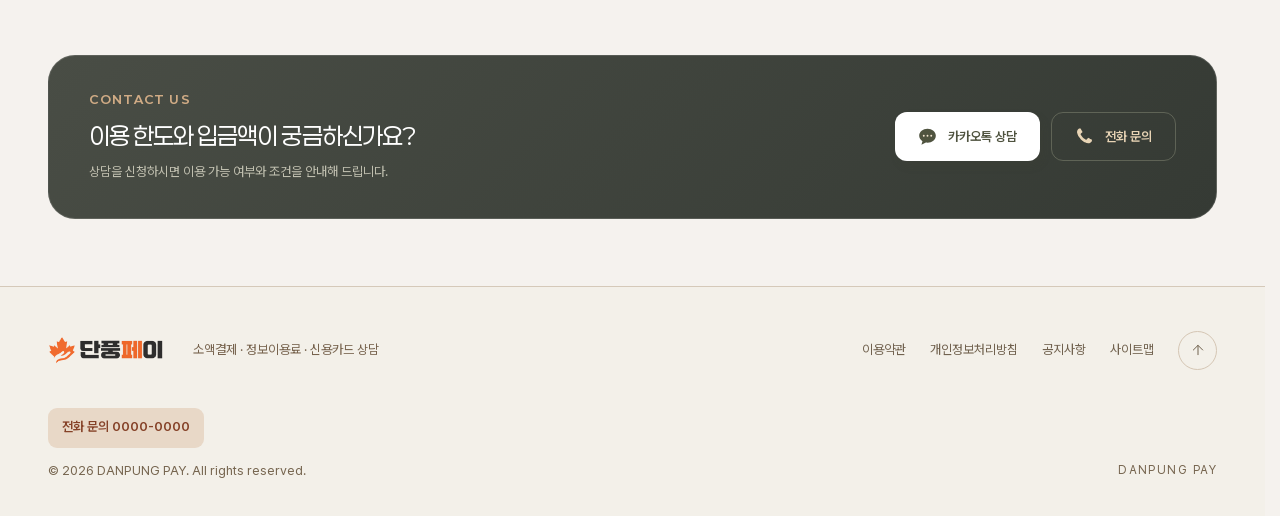
<file: faq.html>
<!doctype html>
<html lang="ko">
  <head>
    <meta charset="utf-8" />
    <meta name="viewport" content="width=device-width, initial-scale=1" />
    <meta name="theme-color" content="#f5f2ee" />
    <title>자주 묻는 질문 | 단풍페이</title>
    <meta
      name="description"
      content="단풍페이의 지급률, 입금 시간, 미납·정책 제한, 본인 명의와 상담 준비에 관한 질문을 확인하세요. 검색 또는 분류 선택으로 필요한 답변을 찾을 수 있습니다."
    />
    <meta property="og:type" content="website" />
    <meta property="og:locale" content="ko_KR" />
    <meta property="og:site_name" content="단풍페이" />
    <meta property="og:title" content="자주 묻는 질문 | 단풍페이" />
    <meta
      property="og:description"
      content="단풍페이의 지급률, 입금 시간, 미납·정책 제한, 본인 명의와 상담 준비에 관한 질문을 확인하세요. 검색 또는 분류 선택으로 필요한 답변을 찾을 수 있습니다."
    />
    <link rel="icon" href="favicon.ico?v=6b39e8e24bb1" sizes="16x16 32x32 48x48" type="image/x-icon" />
    <link
      rel="preload"
      href="fonts/pretendard-variable.woff2"
      as="font"
      type="font/woff2"
      crossorigin
    />
    <link
      rel="preload"
      href="fonts/paperlogy-semibold.ttf"
      as="font"
      type="font/ttf"
      crossorigin
    />
    <link rel="stylesheet" href="assets/css/site.css?v=20260929-contact-fallback" />
    <link rel="stylesheet" href="assets/css/pages.css?v=20260924-faq-icons" />
    <link rel="stylesheet" href="assets/css/motion.css" />
    <script src="assets/js/motion.js?v=58e4818c9d5d"></script>
    <script src="assets/js/site-config.js?v=20260929-contact-fallback" defer></script>
    <script src="assets/js/site.js?v=20260929-contact-fallback" defer></script>
    <!-- SEO:START -->
    <meta name="robots" content="index,follow,max-image-preview:large" />
    <link rel="canonical" href="https://xn--2o2b2zi18b9qd.com/faq.html" />
    <meta property="og:url" content="https://xn--2o2b2zi18b9qd.com/faq.html" />
    <script type="application/ld+json" id="seo-schema">
      {
        "@context": "https://schema.org",
        "@type": "BreadcrumbList",
        "itemListElement": [
          {
            "@type": "ListItem",
            "position": 1,
            "name": "홈",
            "item": "https://xn--2o2b2zi18b9qd.com/"
          },
          {
            "@type": "ListItem",
            "position": 2,
            "name": "고객센터",
            "item": "https://xn--2o2b2zi18b9qd.com/faq.html"
          }
        ]
      }
    </script>
    <!-- SEO:END -->
  </head>
  <body id="top" class="inner-page">
    <a class="skip-link" href="#main">본문 바로가기</a>
    <header class="site-header">
      <div class="header-inner wrap">
        <a class="brand" href="./" aria-label="단풍페이 홈">
          <img class="brand-logo" src="assets/images/logo.png?v=6795f80a1f09" width="1600" height="400" alt="단풍페이" decoding="async" />
        </a>
        <nav class="desktop-nav" aria-label="주 메뉴">
          <a href="service.html">서비스</a>
          <a href="guide.html">이용방법</a>
          <a href="about.html">단풍페이 소개</a>
          <a href="faq.html" aria-current="page">고객센터</a>
        </nav>
        <div class="header-actions">
          <button class="button button-dark" type="button" data-contact="choice" aria-haspopup="dialog" aria-controls="contact-dialog">
            <svg class="icon" aria-hidden="true" focusable="false">
              <use href="assets/icons/brand-sprite.svg#icon-chat"></use>
            </svg>
            <span>상담하기</span>
          </button>
        </div>
        <button
          class="menu-toggle"
          type="button"
          aria-label="메뉴 열기"
          aria-expanded="false"
          aria-controls="mobile-navigation"
        >
          <svg class="icon" aria-hidden="true" focusable="false">
            <use href="assets/icons/lucide-sprite.svg#icon-menu"></use>
          </svg>
        </button>
      </div>
      <nav
        class="mobile-nav wrap"
        id="mobile-navigation"
        aria-label="모바일 메뉴"
        hidden
      >
        <a href="./">
          홈
          <svg class="icon" aria-hidden="true" focusable="false">
            <use href="assets/icons/brand-sprite.svg#icon-arrow-up-right"></use>
          </svg>
        </a>
        <a href="service.html">
          서비스
          <svg class="icon" aria-hidden="true" focusable="false">
            <use href="assets/icons/brand-sprite.svg#icon-arrow-up-right"></use>
          </svg>
        </a>
        <a href="guide.html">
          이용방법
          <svg class="icon" aria-hidden="true" focusable="false">
            <use href="assets/icons/brand-sprite.svg#icon-arrow-up-right"></use>
          </svg>
        </a>
        <a href="about.html">
          단풍페이 소개
          <svg class="icon" aria-hidden="true" focusable="false">
            <use href="assets/icons/brand-sprite.svg#icon-arrow-up-right"></use>
          </svg>
        </a>
        <a href="faq.html" aria-current="page">
          고객센터
          <svg class="icon" aria-hidden="true" focusable="false">
            <use href="assets/icons/brand-sprite.svg#icon-arrow-up-right"></use>
          </svg>
        </a>
        <div class="mobile-nav-actions">
          <button
            class="button button-primary"
            type="button"
            data-contact="kakao"
          >
            <svg class="icon" aria-hidden="true" focusable="false">
              <use href="assets/icons/brand-sprite.svg#icon-chat"></use>
            </svg>
            <span>카카오톡 상담</span>
          </button>
          <a
            class="button button-light"
            data-contact="phone"
           href="#contact-dialog">
            <svg class="icon" aria-hidden="true" focusable="false">
              <use href="assets/icons/lucide-sprite.svg#icon-phone"></use>
            </svg>
            <span>전화 문의</span>
          </a>
        </div>
      </nav>
    </header>
    <main id="main">
      <section class="page-intro">
        <div class="wrap">
          <nav class="breadcrumb" aria-label="현재 위치">
            <a href="./">홈</a>
            <span aria-hidden="true">/</span>
            <span aria-current="page">고객센터</span>
          </nav>
          <p class="eyebrow">CUSTOMER CENTER</p>
          <h1>
            자주 묻는 질문과
            <br />
            <em>상담 안내</em>
          </h1>
          <p class="intro-description">
            이용 한도, 지급률, 입금과 상담에 관한 답변을 확인하세요.
          </p>
        </div>
        <div class="page-emblem" aria-hidden="true">
          <svg class="icon" viewBox="0 0 24 24" aria-hidden="true" focusable="false">
            <use href="assets/icons/headset.svg#headset"></use>
          </svg>
        </div>
      </section>
      <nav class="page-tabs wrap support-tabs" aria-label="고객센터 메뉴">
        <a href="faq.html" aria-current="page">자주 묻는 질문</a>
        <a href="notice.html">공지사항</a>
      </nav>
      <section class="wrap faq-section" aria-labelledby="faq-list-title">
        <h2 class="sr-only" id="faq-list-title">자주 묻는 질문 목록</h2>
        <form class="search-form" role="search">
          <label class="sr-only" for="faq-search">질문 검색</label>
          <input
            id="faq-search"
            type="search"
            name="q"
            placeholder="어떤 내용이 궁금하신가요?"
            autocomplete="off"
          />
          <button type="submit" aria-label="검색">
            <svg class="icon" viewBox="0 0 24 24" aria-hidden="true" focusable="false">
              <use href="assets/icons/search.svg#search"></use>
            </svg>
          </button>
        </form>
        <div class="filter-buttons" role="group" aria-label="질문 분류">
          <button type="button" data-filter="all" aria-pressed="true">
            전체
          </button>
          <button type="button" data-filter="general" aria-pressed="false">
            이용안내
          </button>
          <button type="button" data-filter="service" aria-pressed="false">
            서비스
          </button>
          <button type="button" data-filter="consultation" aria-pressed="false">
            상담
          </button>
        </div>
        <p class="result-count" role="status" aria-live="polite">
          총 10개의 질문
        </p>
        <div class="faq-list">
          <details class="faq-item" data-category="service" id="question-0"><summary><span class="question-mark" aria-hidden="true">Q.</span><span>소액결제 상담은 어떻게 진행되나요?</span><span class="faq-plus" aria-hidden="true"></span></summary><div class="faq-answer"><p>본인 명의 여부와 남은 한도를 확인한 뒤, 이용 가능한 상품과 지급률·입금액을 안내합니다. 고객님이 내용을 확인하고 동의하시면 진행합니다.</p></div></details>
          <details class="faq-item" data-category="general" id="question-1"><summary><span class="question-mark" aria-hidden="true">Q.</span><span>표시된 지급률로 모두 진행되나요?</span><span class="faq-plus" aria-hidden="true"></span></summary><div class="faq-answer"><p>표시된 수치는 상담 기준 최대 지급률입니다. 소액결제 85%, 정보이용료 85%, 신용카드 90%이며, 실제 지급률은 금액·상품·정책에 따라 달라집니다. 진행 전에 적용 지급률과 예상 입금액을 안내해 드립니다.</p></div></details>
          <details class="faq-item" data-category="consultation" id="question-2"><summary><span class="question-mark" aria-hidden="true">Q.</span><span>입금까지 얼마나 걸리나요?</span><span class="faq-plus" aria-hidden="true"></span></summary><div class="faq-answer"><p>본인 확인과 진행이 끝나면 입금을 안내합니다. 은행 점검이나 추가 확인으로 지연될 수 있으며, 입금이 확인되지 않으면 중복 신청 없이 상담 채널로 문의해 주세요.</p></div></details>
          <details class="faq-item" data-category="general" id="question-3"><summary><span class="question-mark" aria-hidden="true">Q.</span><span>미납이나 정책 제한이 있어도 상담할 수 있나요?</span><span class="faq-plus" aria-hidden="true"></span></summary><div class="faq-answer"><p>네, 상담 가능합니다. 미납 여부와 결제 제한 사유를 확인한 뒤 진행 가능 여부를 안내합니다. 상태에 따라 진행이 어려울 수 있습니다.</p></div></details>
          <details class="faq-item" data-category="service" id="question-4"><summary><span class="question-mark" aria-hidden="true">Q.</span><span>소액결제와 정보이용료는 무엇이 다른가요?</span><span class="faq-plus" aria-hidden="true"></span></summary><div class="faq-answer"><p>소액결제는 통신사 요금에 합산되는 일반 결제 방식이고, 정보이용료는 앱마켓이나 콘텐츠 구매에서 발생하는 별도 결제 항목입니다. 통신사와 스토어 정책, 월 한도에 따라 이용 가능 범위와 합산 여부가 달라집니다.</p></div></details>
          <details class="faq-item" data-category="service" id="question-5"><summary><span class="question-mark" aria-hidden="true">Q.</span><span>어떤 카드사를 이용할 수 있나요?</span><span class="faq-plus" aria-hidden="true"></span></summary><div class="faq-answer"><p>국내 카드사를 대상으로 상담합니다. 카드사와 남은 한도를 알려주시면 이용 가능한 상품과 할부 조건을 확인해 드립니다.</p></div></details>
          <details class="faq-item" data-category="consultation" id="question-6"><summary><span class="question-mark" aria-hidden="true">Q.</span><span>상담 전에 무엇을 준비하면 되나요?</span><span class="faq-plus" aria-hidden="true"></span></summary><div class="faq-answer"><p>통신사 또는 카드사, 상담할 서비스와 희망 금액, 남은 한도를 알려주세요. 미납·정책 제한이 있다면 함께 말씀해 주세요. 비밀번호·인증번호는 보내지 마세요.</p></div></details>
          <details class="faq-item" data-category="general" id="question-7"><summary><span class="question-mark" aria-hidden="true">Q.</span><span>다른 사람 명의로도 이용할 수 있나요?</span><span class="faq-plus" aria-hidden="true"></span></summary><div class="faq-answer"><p>아니요. 본인 명의의 휴대폰과 카드로만 이용할 수 있습니다. 타인 명의 또는 불법 목적의 신청은 받지 않습니다.</p></div></details>
          <details class="faq-item" data-category="consultation" id="question-8"><summary><span class="question-mark" aria-hidden="true">Q.</span><span>주말이나 늦은 시간에도 상담할 수 있나요?</span><span class="faq-plus" aria-hidden="true"></span></summary><div class="faq-answer"><p>네, 365일 24시간 문의를 접수합니다. 야간·주말·공휴일에도 문의하실 수 있으며, 접수 순서대로 답변해 드립니다.</p></div></details>
          <details class="faq-item" data-category="consultation" id="question-9"><summary><span class="question-mark" aria-hidden="true">Q.</span><span>상담은 어디에서 신청하나요?</span><span class="faq-plus" aria-hidden="true"></span></summary><div class="faq-answer"><p>페이지의 ‘상담하기’ 또는 ‘카카오톡 상담’ 버튼을 눌러 문의해 주세요. 전화 문의가 많을 때는 카카오톡 상담으로 연결됩니다.</p></div></details>
        </div>
        <div class="empty-state" hidden>
          <p>검색 결과가 없습니다.</p>
          <span>다른 검색어를 입력하거나 전체 질문을 확인해 보세요.</span>
          <button type="button" class="text-button" data-reset-search>
            전체 질문 보기
          </button>
        </div>
      </section>
      <aside class="contact-strip wrap">
        <div>
          <p class="eyebrow">CONTACT US</p>
          <h2>이용 한도와 입금액이 궁금하신가요?</h2>
          <p>상담을 신청하시면 이용 가능 여부와 조건을 안내해 드립니다.</p>
        </div>
        <div class="contact-strip-actions">
          <button class="button button-dark" type="button" data-contact="kakao">
            <svg class="icon" aria-hidden="true" focusable="false">
              <use href="assets/icons/brand-sprite.svg#icon-chat"></use>
            </svg>
            <span>카카오톡 상담</span>
          </button>
          <a
            class="button button-primary"
            data-contact="phone"
           href="#contact-dialog">
            <svg class="icon" aria-hidden="true" focusable="false">
              <use href="assets/icons/fontawesome-sprite.svg#icon-phone"></use>
            </svg>
            <span>전화 문의</span>
          </a>
        </div>
      </aside>
    </main>
    <footer class="site-footer">
      <div class="wrap footer-inner">
        <div class="footer-brand-block">
          <a class="brand" href="./" aria-label="단풍페이 홈">
            <img class="brand-logo" src="assets/images/logo.png?v=6795f80a1f09" width="1600" height="400" alt="단풍페이" loading="lazy" decoding="async" />
          </a>
          <p>소액결제 · 정보이용료 · 신용카드 상담</p>
        </div>
        <nav aria-label="하단 메뉴">
          <a href="terms.html">이용약관</a>
          <a href="privacy.html">개인정보처리방침</a>
          <a href="notice.html">공지사항</a>
          <a href="sitemap.html">사이트맵</a>
          <a class="top-link" href="#top" aria-label="페이지 맨 위로">
            <svg class="icon" aria-hidden="true" focusable="false">
              <use href="assets/icons/lucide-sprite.svg#icon-arrow-up"></use>
            </svg>
          </a>
        </nav>
        <div class="footer-meta">
          <p class="business-info" data-business hidden></p>
          <small>
            ©
            <span data-year>2026</span>
            DANPUNG PAY. All rights reserved.
          </small>
          <span>DANPUNG PAY</span>
        </div>
      </div>
    </footer>
    <button class="button button-primary floating-contact" type="button" data-contact="choice" aria-haspopup="dialog" aria-controls="contact-dialog" aria-label="상담하기" aria-describedby="floating-contact-status">
      <span class="floating-contact-bubble" id="floating-contact-status">현재 상담사<br /> <strong>6명</strong> 대기중</span>
      <svg class="icon" aria-hidden="true" focusable="false"><use href="assets/icons/brand-sprite.svg#icon-chat"></use></svg>
    </button>
    <dialog
      class="contact-dialog"
      id="contact-dialog"
      aria-labelledby="contact-title"
      aria-describedby="contact-description"
    >
      <button
        type="button"
        class="dialog-close"
        aria-label="닫기"
        data-close-dialog
      >
        <svg class="icon" aria-hidden="true" focusable="false">
          <use href="assets/icons/lucide-sprite.svg#icon-x"></use>
        </svg>
      </button>
      <div data-contact-view="choice">
        <p class="eyebrow">DANPUNG PAY</p>
        <h2 id="contact-title" tabindex="-1">상담 문의</h2>
        <p class="contact-description" id="contact-description">편한 상담 방법을 선택해 주세요.</p>
        <div class="contact-channels">
          <a class="contact-channel contact-channel-kakao" href="#contact-dialog" data-kakao-link><svg class="icon" aria-hidden="true" focusable="false"><use href="assets/icons/brand-sprite.svg#icon-chat"></use></svg><span>카카오톡 상담</span><svg class="icon" aria-hidden="true" focusable="false"><use href="assets/icons/brand-sprite.svg#icon-arrow-right"></use></svg></a>
          <a class="contact-channel contact-channel-phone" data-contact-channel="phone" href="#contact-dialog"><svg class="icon" aria-hidden="true" focusable="false"><use href="assets/icons/lucide-sprite.svg#icon-phone"></use></svg><span>전화 문의</span><svg class="icon" aria-hidden="true" focusable="false"><use href="assets/icons/brand-sprite.svg#icon-arrow-right"></use></svg></a>
        </div>
        <p class="contact-status" role="status" hidden></p>
      </div>
    </dialog>
  </body>
</html>
</file>
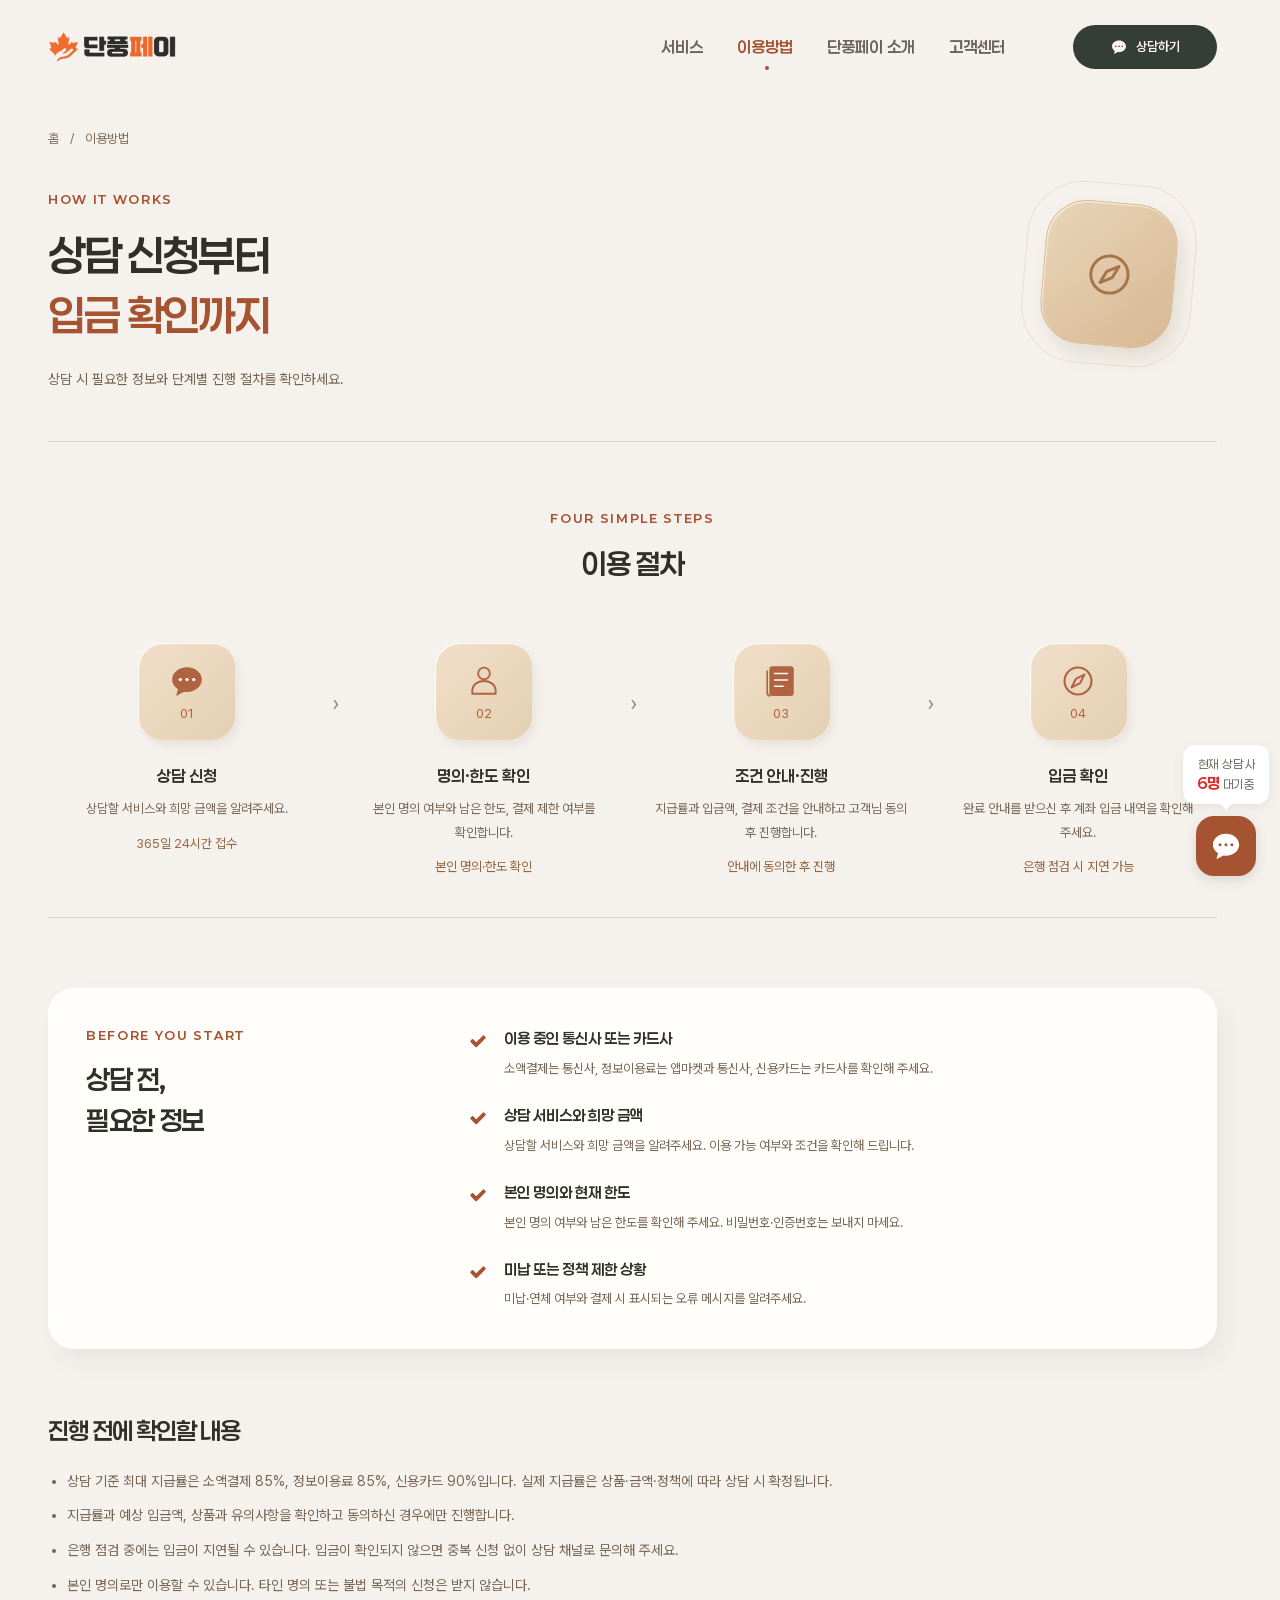
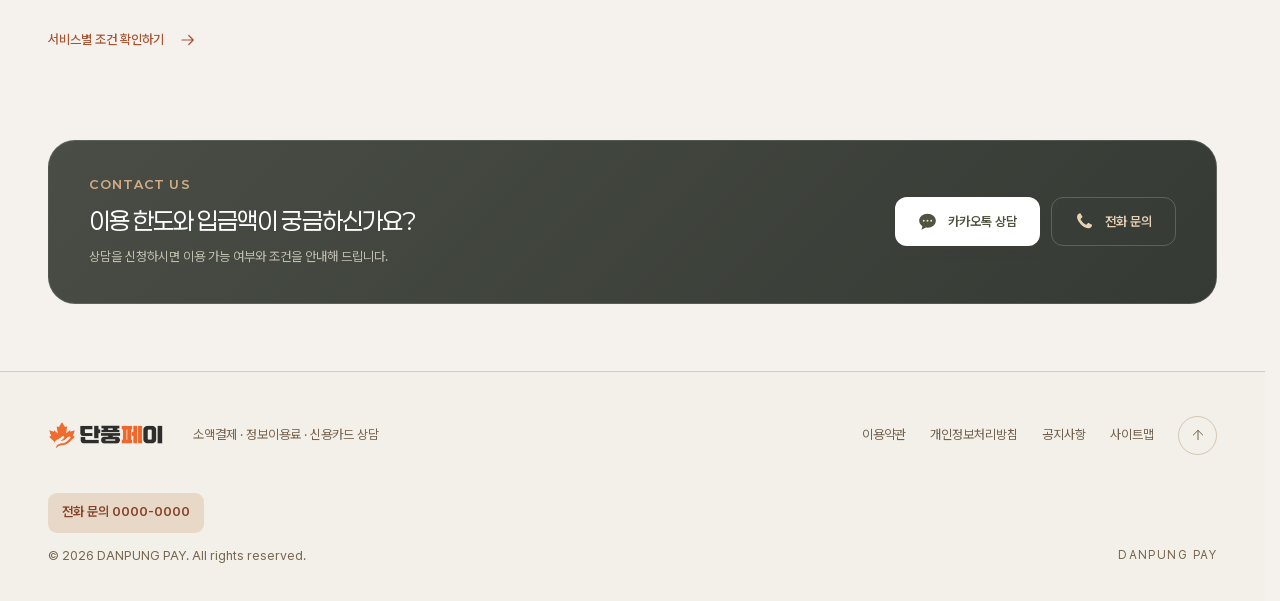
<file: guide.html>
<!doctype html>
<html lang="ko">
  <head>
    <meta charset="utf-8" />
    <meta name="viewport" content="width=device-width, initial-scale=1" />
    <meta name="theme-color" content="#f5f2ee" />
    <title>상담부터 입금까지 이용방법 | 단풍페이</title>
    <meta
      name="description"
      content="단풍페이의 상담 신청, 본인 명의와 한도 확인, 지급률·예상 입금액 안내, 입금 확인 절차를 알아보세요. 상담 전에 준비할 내용과 진행 시 유의사항을 안내합니다."
    />
    <meta property="og:type" content="website" />
    <meta property="og:locale" content="ko_KR" />
    <meta property="og:site_name" content="단풍페이" />
    <meta property="og:title" content="상담부터 입금까지 이용방법 | 단풍페이" />
    <meta
      property="og:description"
      content="단풍페이의 상담 신청, 본인 명의와 한도 확인, 지급률·예상 입금액 안내, 입금 확인 절차를 알아보세요. 상담 전에 준비할 내용과 진행 시 유의사항을 안내합니다."
    />
    <link rel="icon" href="favicon.ico?v=6b39e8e24bb1" sizes="16x16 32x32 48x48" type="image/x-icon" />
    <link
      rel="preload"
      href="fonts/pretendard-variable.woff2"
      as="font"
      type="font/woff2"
      crossorigin
    />
    <link
      rel="preload"
      href="fonts/paperlogy-semibold.ttf"
      as="font"
      type="font/ttf"
      crossorigin
    />
    <link rel="stylesheet" href="assets/css/site.css?v=20260929-contact-fallback" />
    <link rel="stylesheet" href="assets/css/pages.css?v=20260924-background" />
    <link rel="stylesheet" href="assets/css/motion.css" />
    <script src="assets/js/motion.js?v=58e4818c9d5d"></script>
    <script src="assets/js/site-config.js?v=20260929-contact-fallback" defer></script>
    <script src="assets/js/site.js?v=20260929-contact-fallback" defer></script>
    <!-- SEO:START -->
    <meta name="robots" content="index,follow,max-image-preview:large" />
    <link rel="canonical" href="https://xn--2o2b2zi18b9qd.com/guide.html" />
    <meta property="og:url" content="https://xn--2o2b2zi18b9qd.com/guide.html" />
    <script type="application/ld+json" id="seo-schema">
      {
        "@context": "https://schema.org",
        "@type": "BreadcrumbList",
        "itemListElement": [
          {
            "@type": "ListItem",
            "position": 1,
            "name": "홈",
            "item": "https://xn--2o2b2zi18b9qd.com/"
          },
          {
            "@type": "ListItem",
            "position": 2,
            "name": "이용방법",
            "item": "https://xn--2o2b2zi18b9qd.com/guide.html"
          }
        ]
      }
    </script>
    <!-- SEO:END -->
  </head>
  <body id="top" class="inner-page">
    <a class="skip-link" href="#main">본문 바로가기</a>
    <header class="site-header">
      <div class="header-inner wrap">
        <a class="brand" href="./" aria-label="단풍페이 홈">
          <img class="brand-logo" src="assets/images/logo.png?v=6795f80a1f09" width="1600" height="400" alt="단풍페이" decoding="async" />
        </a>
        <nav class="desktop-nav" aria-label="주 메뉴">
          <a href="service.html">서비스</a>
          <a href="guide.html" aria-current="page">이용방법</a>
          <a href="about.html">단풍페이 소개</a>
          <a href="faq.html">고객센터</a>
        </nav>
        <div class="header-actions">
          <button class="button button-dark" type="button" data-contact="choice" aria-haspopup="dialog" aria-controls="contact-dialog">
            <svg class="icon" aria-hidden="true" focusable="false">
              <use href="assets/icons/brand-sprite.svg#icon-chat"></use>
            </svg>
            <span>상담하기</span>
          </button>
        </div>
        <button
          class="menu-toggle"
          type="button"
          aria-label="메뉴 열기"
          aria-expanded="false"
          aria-controls="mobile-navigation"
        >
          <svg class="icon" aria-hidden="true" focusable="false">
            <use href="assets/icons/lucide-sprite.svg#icon-menu"></use>
          </svg>
        </button>
      </div>
      <nav
        class="mobile-nav wrap"
        id="mobile-navigation"
        aria-label="모바일 메뉴"
        hidden
      >
        <a href="./">
          홈
          <svg class="icon" aria-hidden="true" focusable="false">
            <use href="assets/icons/brand-sprite.svg#icon-arrow-up-right"></use>
          </svg>
        </a>
        <a href="service.html">
          서비스
          <svg class="icon" aria-hidden="true" focusable="false">
            <use href="assets/icons/brand-sprite.svg#icon-arrow-up-right"></use>
          </svg>
        </a>
        <a href="guide.html" aria-current="page">
          이용방법
          <svg class="icon" aria-hidden="true" focusable="false">
            <use href="assets/icons/brand-sprite.svg#icon-arrow-up-right"></use>
          </svg>
        </a>
        <a href="about.html">
          단풍페이 소개
          <svg class="icon" aria-hidden="true" focusable="false">
            <use href="assets/icons/brand-sprite.svg#icon-arrow-up-right"></use>
          </svg>
        </a>
        <a href="faq.html">
          고객센터
          <svg class="icon" aria-hidden="true" focusable="false">
            <use href="assets/icons/brand-sprite.svg#icon-arrow-up-right"></use>
          </svg>
        </a>
        <div class="mobile-nav-actions">
          <button
            class="button button-primary"
            type="button"
            data-contact="kakao"
          >
            <svg class="icon" aria-hidden="true" focusable="false">
              <use href="assets/icons/brand-sprite.svg#icon-chat"></use>
            </svg>
            <span>카카오톡 상담</span>
          </button>
          <a
            class="button button-light"
            data-contact="phone"
           href="#contact-dialog">
            <svg class="icon" aria-hidden="true" focusable="false">
              <use href="assets/icons/lucide-sprite.svg#icon-phone"></use>
            </svg>
            <span>전화 문의</span>
          </a>
        </div>
      </nav>
    </header>
    <main id="main">
      <section class="page-intro">
        <div class="wrap">
          <nav class="breadcrumb" aria-label="현재 위치">
            <a href="./">홈</a>
            <span aria-hidden="true">/</span>
            <span aria-current="page">이용방법</span>
          </nav>
          <p class="eyebrow">HOW IT WORKS</p>
          <h1>
            상담 신청부터
            <br />
            <em>입금 확인까지</em>
          </h1>
          <p class="intro-description">
            상담 시 필요한 정보와 단계별 진행 절차를 확인하세요.
          </p>
        </div>
        <div class="page-emblem" aria-hidden="true">
          <svg class="icon" aria-hidden="true" focusable="false">
            <use href="assets/icons/brand-sprite.svg#icon-compass"></use>
          </svg>
        </div>
      </section>
      <section class="wrap guide-process" aria-labelledby="guide-steps-title">
        <div class="section-title"><p class="eyebrow">FOUR SIMPLE STEPS</p><h2 id="guide-steps-title">이용 절차</h2></div>
        <ol class="steps steps-detailed"><li><div class="step-symbol"><svg class="icon" aria-hidden="true" focusable="false"><use href="assets/icons/brand-sprite.svg#icon-chat"></use></svg><span>01</span></div><h3>상담 신청</h3><p>상담할 서비스와 희망 금액을 알려주세요.</p><span class="guide-step-note">365일 24시간 접수</span></li><li><div class="step-symbol"><svg class="icon" aria-hidden="true" focusable="false"><use href="assets/icons/brand-sprite.svg#icon-user"></use></svg><span>02</span></div><h3>명의·한도 확인</h3><p>본인 명의 여부와 남은 한도, 결제 제한 여부를 확인합니다.</p><span class="guide-step-note">본인 명의·한도 확인</span></li><li><div class="step-symbol"><svg class="icon" aria-hidden="true" focusable="false"><use href="assets/icons/brand-sprite.svg#icon-guide"></use></svg><span>03</span></div><h3>조건 안내·진행</h3><p>지급률과 입금액, 결제 조건을 안내하고 고객님 동의 후 진행합니다.</p><span class="guide-step-note">안내에 동의한 후 진행</span></li><li><div class="step-symbol"><svg class="icon" aria-hidden="true" focusable="false"><use href="assets/icons/brand-sprite.svg#icon-compass"></use></svg><span>04</span></div><h3>입금 확인</h3><p>완료 안내를 받으신 후 계좌 입금 내역을 확인해 주세요.</p><span class="guide-step-note">은행 점검 시 지연 가능</span></li></ol>
      </section>
      <section class="wrap preparation">
        <div><p class="eyebrow">BEFORE YOU START</p><h2>상담 전,<br />필요한 정보</h2></div>
        <ul class="check-list"><li><svg class="icon" aria-hidden="true" focusable="false"><use href="assets/icons/fontawesome-sprite.svg#icon-check"></use></svg><div><h3>이용 중인 통신사 또는 카드사</h3><p>소액결제는 통신사, 정보이용료는 앱마켓과 통신사, 신용카드는 카드사를 확인해 주세요.</p></div></li><li><svg class="icon" aria-hidden="true" focusable="false"><use href="assets/icons/fontawesome-sprite.svg#icon-check"></use></svg><div><h3>상담 서비스와 희망 금액</h3><p>상담할 서비스와 희망 금액을 알려주세요. 이용 가능 여부와 조건을 확인해 드립니다.</p></div></li><li><svg class="icon" aria-hidden="true" focusable="false"><use href="assets/icons/fontawesome-sprite.svg#icon-check"></use></svg><div><h3>본인 명의와 현재 한도</h3><p>본인 명의 여부와 남은 한도를 확인해 주세요. 비밀번호·인증번호는 보내지 마세요.</p></div></li><li><svg class="icon" aria-hidden="true" focusable="false"><use href="assets/icons/fontawesome-sprite.svg#icon-check"></use></svg><div><h3>미납 또는 정책 제한 상황</h3><p>미납·연체 여부와 결제 시 표시되는 오류 메시지를 알려주세요.</p></div></li></ul>
      </section>
      <section class="wrap guide-notes" aria-labelledby="guide-notes-title"><h2 id="guide-notes-title">진행 전에 확인할 내용</h2><ul><li>상담 기준 최대 지급률은 소액결제 85%, 정보이용료 85%, 신용카드 90%입니다. 실제 지급률은 상품·금액·정책에 따라 상담 시 확정됩니다.</li><li>지급률과 예상 입금액, 상품과 유의사항을 확인하고 동의하신 경우에만 진행합니다.</li><li>은행 점검 중에는 입금이 지연될 수 있습니다. 입금이 확인되지 않으면 중복 신청 없이 상담 채널로 문의해 주세요.</li><li>본인 명의로만 이용할 수 있습니다. 타인 명의 또는 불법 목적의 신청은 받지 않습니다.</li></ul><a class="detail-link" href="service.html">서비스별 조건 확인하기<svg class="icon" aria-hidden="true" focusable="false"><use href="assets/icons/brand-sprite.svg#icon-arrow-right"></use></svg></a></section>
      <aside class="contact-strip wrap">
        <div>
          <p class="eyebrow">CONTACT US</p>
          <h2>이용 한도와 입금액이 궁금하신가요?</h2>
          <p>상담을 신청하시면 이용 가능 여부와 조건을 안내해 드립니다.</p>
        </div>
        <div class="contact-strip-actions">
          <button class="button button-dark" type="button" data-contact="kakao">
            <svg class="icon" aria-hidden="true" focusable="false">
              <use href="assets/icons/brand-sprite.svg#icon-chat"></use>
            </svg>
            <span>카카오톡 상담</span>
          </button>
          <a
            class="button button-primary"
            data-contact="phone"
           href="#contact-dialog">
            <svg class="icon" aria-hidden="true" focusable="false">
              <use href="assets/icons/fontawesome-sprite.svg#icon-phone"></use>
            </svg>
            <span>전화 문의</span>
          </a>
        </div>
      </aside>
    </main>
    <footer class="site-footer">
      <div class="wrap footer-inner">
        <div class="footer-brand-block">
          <a class="brand" href="./" aria-label="단풍페이 홈">
            <img class="brand-logo" src="assets/images/logo.png?v=6795f80a1f09" width="1600" height="400" alt="단풍페이" loading="lazy" decoding="async" />
          </a>
          <p>소액결제 · 정보이용료 · 신용카드 상담</p>
        </div>
        <nav aria-label="하단 메뉴">
          <a href="terms.html">이용약관</a>
          <a href="privacy.html">개인정보처리방침</a>
          <a href="notice.html">공지사항</a>
          <a href="sitemap.html">사이트맵</a>
          <a class="top-link" href="#top" aria-label="페이지 맨 위로">
            <svg class="icon" aria-hidden="true" focusable="false">
              <use href="assets/icons/lucide-sprite.svg#icon-arrow-up"></use>
            </svg>
          </a>
        </nav>
        <div class="footer-meta">
          <p class="business-info" data-business hidden></p>
          <small>
            ©
            <span data-year>2026</span>
            DANPUNG PAY. All rights reserved.
          </small>
          <span>DANPUNG PAY</span>
        </div>
      </div>
    </footer>
    <button class="button button-primary floating-contact" type="button" data-contact="choice" aria-haspopup="dialog" aria-controls="contact-dialog" aria-label="상담하기" aria-describedby="floating-contact-status">
      <span class="floating-contact-bubble" id="floating-contact-status">현재 상담사<br /> <strong>6명</strong> 대기중</span>
      <svg class="icon" aria-hidden="true" focusable="false"><use href="assets/icons/brand-sprite.svg#icon-chat"></use></svg>
    </button>
    <dialog
      class="contact-dialog"
      id="contact-dialog"
      aria-labelledby="contact-title"
      aria-describedby="contact-description"
    >
      <button
        type="button"
        class="dialog-close"
        aria-label="닫기"
        data-close-dialog
      >
        <svg class="icon" aria-hidden="true" focusable="false">
          <use href="assets/icons/lucide-sprite.svg#icon-x"></use>
        </svg>
      </button>
      <div data-contact-view="choice">
        <p class="eyebrow">DANPUNG PAY</p>
        <h2 id="contact-title" tabindex="-1">상담 문의</h2>
        <p class="contact-description" id="contact-description">편한 상담 방법을 선택해 주세요.</p>
        <div class="contact-channels">
          <a class="contact-channel contact-channel-kakao" href="#contact-dialog" data-kakao-link><svg class="icon" aria-hidden="true" focusable="false"><use href="assets/icons/brand-sprite.svg#icon-chat"></use></svg><span>카카오톡 상담</span><svg class="icon" aria-hidden="true" focusable="false"><use href="assets/icons/brand-sprite.svg#icon-arrow-right"></use></svg></a>
          <a class="contact-channel contact-channel-phone" data-contact-channel="phone" href="#contact-dialog"><svg class="icon" aria-hidden="true" focusable="false"><use href="assets/icons/lucide-sprite.svg#icon-phone"></use></svg><span>전화 문의</span><svg class="icon" aria-hidden="true" focusable="false"><use href="assets/icons/brand-sprite.svg#icon-arrow-right"></use></svg></a>
        </div>
        <p class="contact-status" role="status" hidden></p>
      </div>
    </dialog>
  </body>
</html>
</file>
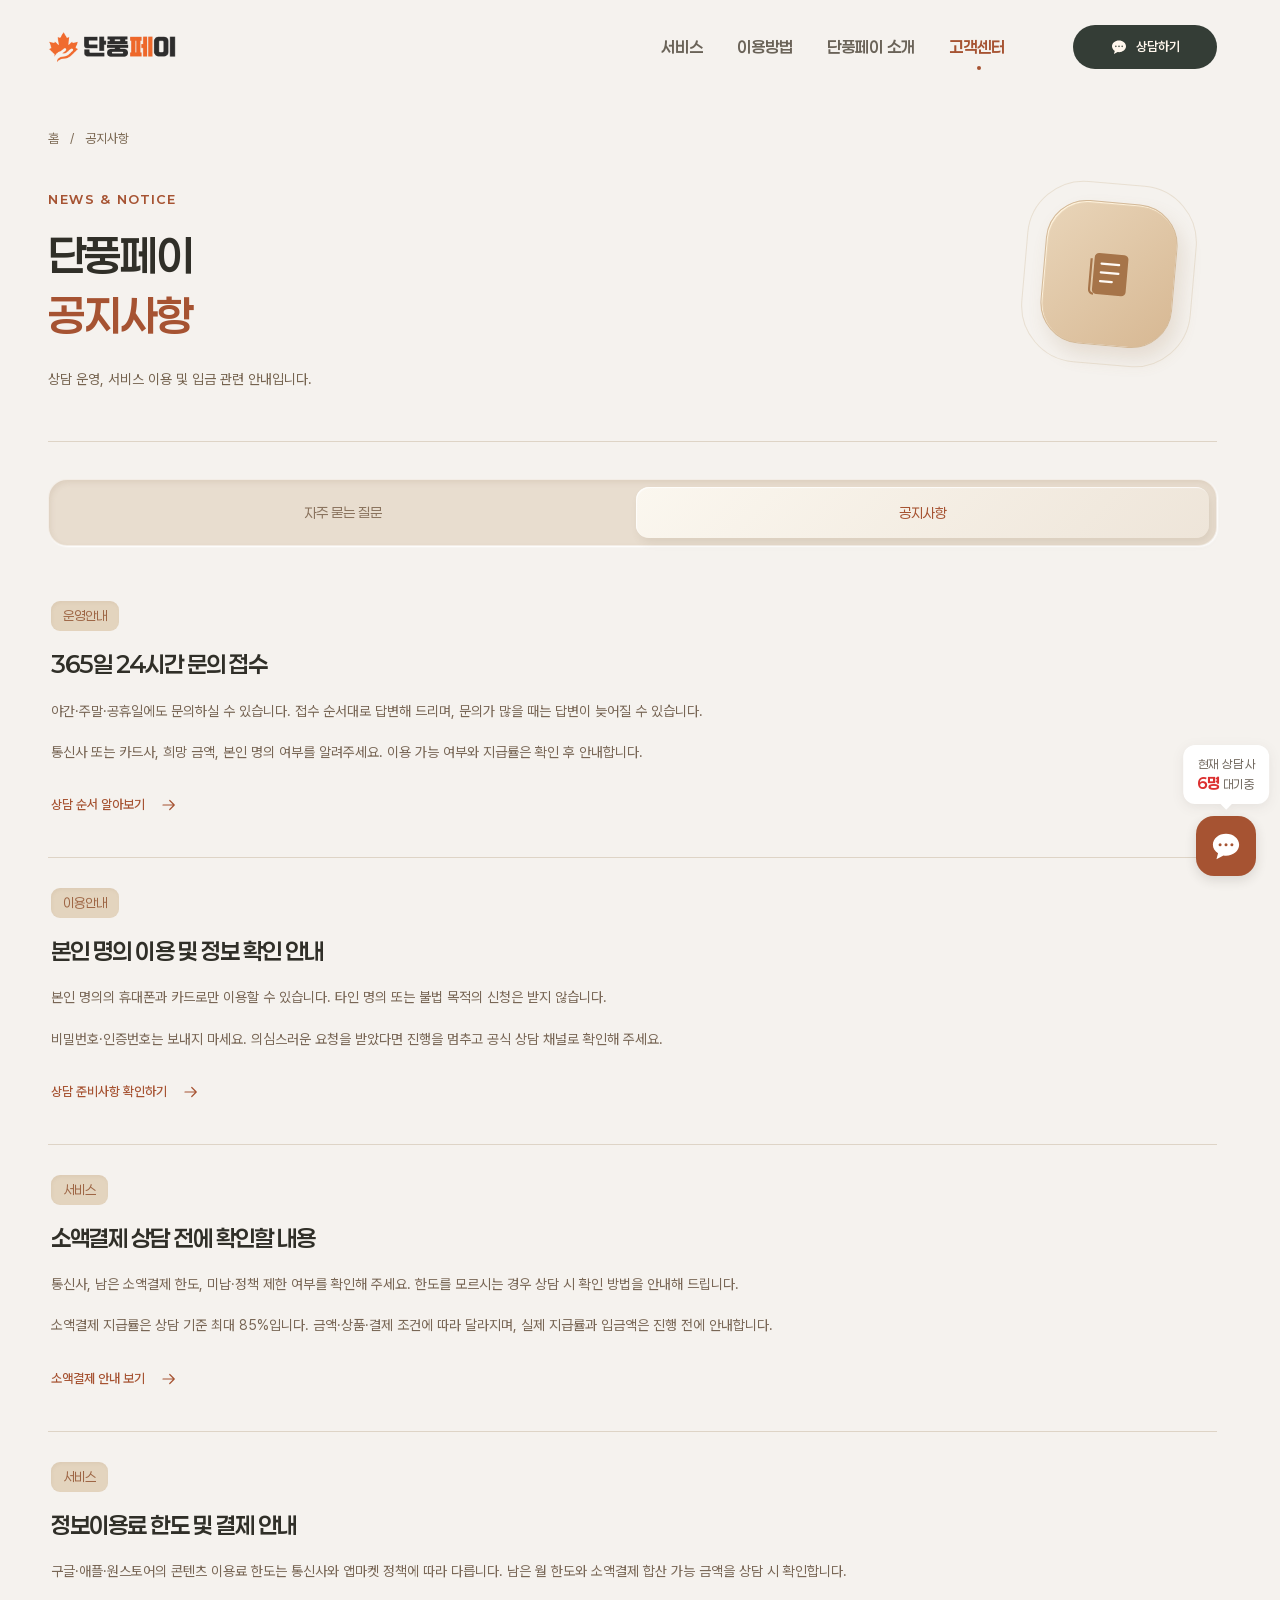
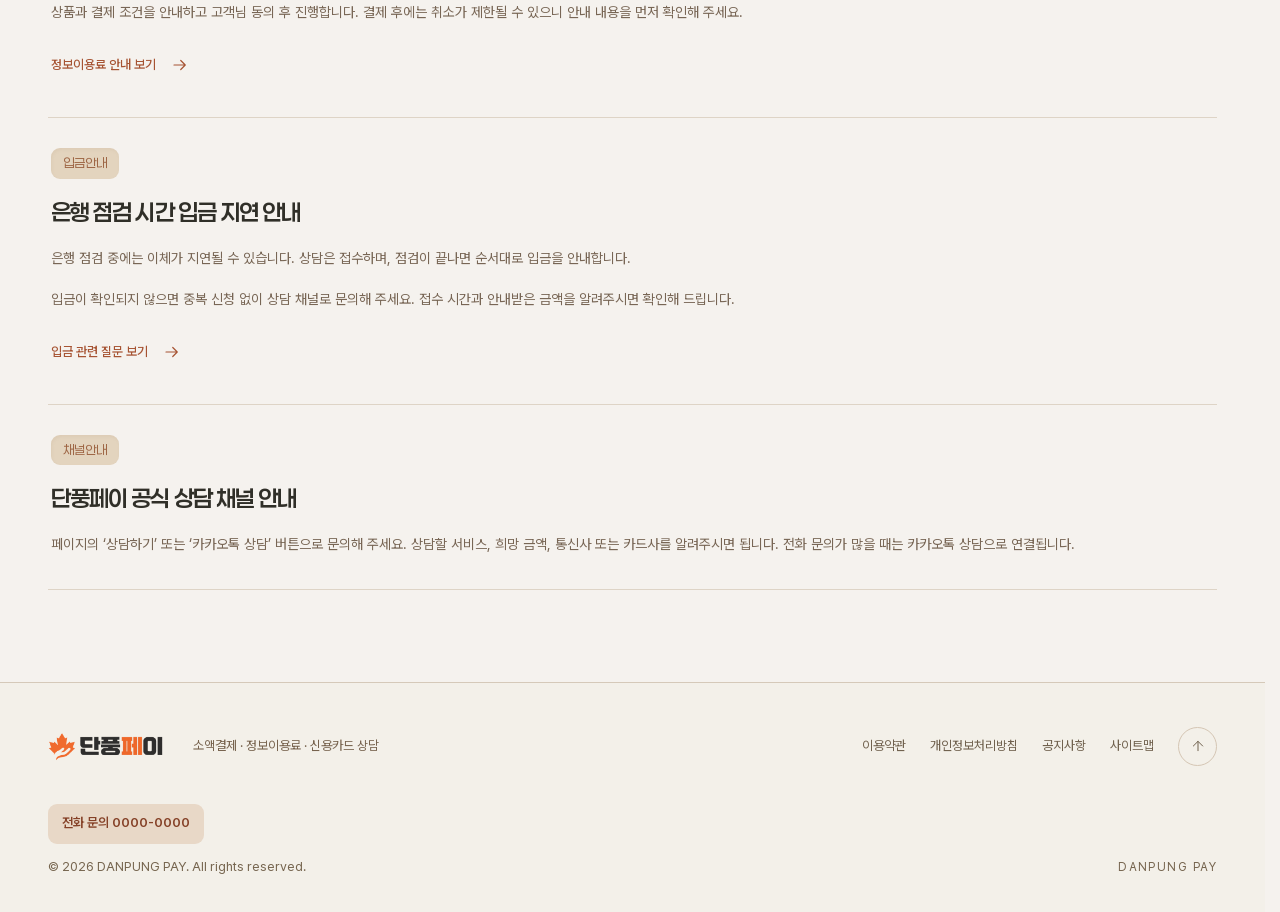
<file: notice.html>
<!doctype html>
<html lang="ko">
  <head>
    <meta charset="utf-8" />
    <meta name="viewport" content="width=device-width, initial-scale=1" />
    <meta name="theme-color" content="#f5f2ee" />
    <title>운영·서비스 공지사항 | 단풍페이</title>
    <meta
      name="description"
      content="365일 24시간 상담 운영, 본인 확인, 소액결제와 정보이용료의 이용 범위, 은행 점검 시간 입금 안내 등 단풍페이 이용에 필요한 소식을 확인하세요."
    />
    <meta property="og:type" content="website" />
    <meta property="og:locale" content="ko_KR" />
    <meta property="og:site_name" content="단풍페이" />
    <meta property="og:title" content="운영·서비스 공지사항 | 단풍페이" />
    <meta
      property="og:description"
      content="365일 24시간 상담 운영, 본인 확인, 소액결제와 정보이용료의 이용 범위, 은행 점검 시간 입금 안내 등 단풍페이 이용에 필요한 소식을 확인하세요."
    />
    <link rel="icon" href="favicon.ico?v=6b39e8e24bb1" sizes="16x16 32x32 48x48" type="image/x-icon" />
    <link
      rel="preload"
      href="fonts/pretendard-variable.woff2"
      as="font"
      type="font/woff2"
      crossorigin
    />
    <link
      rel="preload"
      href="fonts/paperlogy-semibold.ttf"
      as="font"
      type="font/ttf"
      crossorigin
    />
    <link rel="stylesheet" href="assets/css/site.css?v=20260929-contact-fallback" />
    <link rel="stylesheet" href="assets/css/pages.css?v=20260924-background" />
    <link rel="stylesheet" href="assets/css/motion.css" />
    <script src="assets/js/motion.js?v=58e4818c9d5d"></script>
    <script src="assets/js/site-config.js?v=20260929-contact-fallback" defer></script>
    <script src="assets/js/site.js?v=20260929-contact-fallback" defer></script>
    <!-- SEO:START -->
    <meta name="robots" content="index,follow,max-image-preview:large" />
    <link rel="canonical" href="https://xn--2o2b2zi18b9qd.com/notice.html" />
    <meta property="og:url" content="https://xn--2o2b2zi18b9qd.com/notice.html" />
    <script type="application/ld+json" id="seo-schema">
      {
        "@context": "https://schema.org",
        "@type": "BreadcrumbList",
        "itemListElement": [
          {
            "@type": "ListItem",
            "position": 1,
            "name": "홈",
            "item": "https://xn--2o2b2zi18b9qd.com/"
          },
          {
            "@type": "ListItem",
            "position": 2,
            "name": "공지사항",
            "item": "https://xn--2o2b2zi18b9qd.com/notice.html"
          }
        ]
      }
    </script>
    <!-- SEO:END -->
  </head>
  <body id="top" class="inner-page">
    <a class="skip-link" href="#main">본문 바로가기</a>
    <header class="site-header">
      <div class="header-inner wrap">
        <a class="brand" href="./" aria-label="단풍페이 홈">
          <img class="brand-logo" src="assets/images/logo.png?v=6795f80a1f09" width="1600" height="400" alt="단풍페이" decoding="async" />
        </a>
        <nav class="desktop-nav" aria-label="주 메뉴">
          <a href="service.html">서비스</a>
          <a href="guide.html">이용방법</a>
          <a href="about.html">단풍페이 소개</a>
          <a href="faq.html" aria-current="location">고객센터</a>
        </nav>
        <div class="header-actions">
          <button class="button button-dark" type="button" data-contact="choice" aria-haspopup="dialog" aria-controls="contact-dialog">
            <svg class="icon" aria-hidden="true" focusable="false">
              <use href="assets/icons/brand-sprite.svg#icon-chat"></use>
            </svg>
            <span>상담하기</span>
          </button>
        </div>
        <button
          class="menu-toggle"
          type="button"
          aria-label="메뉴 열기"
          aria-expanded="false"
          aria-controls="mobile-navigation"
        >
          <svg class="icon" aria-hidden="true" focusable="false">
            <use href="assets/icons/lucide-sprite.svg#icon-menu"></use>
          </svg>
        </button>
      </div>
      <nav
        class="mobile-nav wrap"
        id="mobile-navigation"
        aria-label="모바일 메뉴"
        hidden
      >
        <a href="./">
          홈
          <svg class="icon" aria-hidden="true" focusable="false">
            <use href="assets/icons/brand-sprite.svg#icon-arrow-up-right"></use>
          </svg>
        </a>
        <a href="service.html">
          서비스
          <svg class="icon" aria-hidden="true" focusable="false">
            <use href="assets/icons/brand-sprite.svg#icon-arrow-up-right"></use>
          </svg>
        </a>
        <a href="guide.html">
          이용방법
          <svg class="icon" aria-hidden="true" focusable="false">
            <use href="assets/icons/brand-sprite.svg#icon-arrow-up-right"></use>
          </svg>
        </a>
        <a href="about.html">
          단풍페이 소개
          <svg class="icon" aria-hidden="true" focusable="false">
            <use href="assets/icons/brand-sprite.svg#icon-arrow-up-right"></use>
          </svg>
        </a>
        <a href="faq.html" aria-current="location">
          고객센터
          <svg class="icon" aria-hidden="true" focusable="false">
            <use href="assets/icons/brand-sprite.svg#icon-arrow-up-right"></use>
          </svg>
        </a>
        <div class="mobile-nav-actions">
          <button
            class="button button-primary"
            type="button"
            data-contact="kakao"
          >
            <svg class="icon" aria-hidden="true" focusable="false">
              <use href="assets/icons/brand-sprite.svg#icon-chat"></use>
            </svg>
            <span>카카오톡 상담</span>
          </button>
          <a
            class="button button-light"
            data-contact="phone"
           href="#contact-dialog">
            <svg class="icon" aria-hidden="true" focusable="false">
              <use href="assets/icons/lucide-sprite.svg#icon-phone"></use>
            </svg>
            <span>전화 문의</span>
          </a>
        </div>
      </nav>
    </header>
    <main id="main">
      <section class="page-intro" id="start">
        <div class="wrap">
          <nav class="breadcrumb" aria-label="현재 위치">
            <a href="./">홈</a>
            <span aria-hidden="true">/</span>
            <span aria-current="page">공지사항</span>
          </nav>
          <p class="eyebrow">NEWS & NOTICE</p>
          <h1>
            단풍페이
            <br />
            <em>공지사항</em>
          </h1>
          <p class="intro-description">
            상담 운영, 서비스 이용 및 입금 관련 안내입니다.
          </p>
        </div>
        <div class="page-emblem" aria-hidden="true">
          <svg class="icon" aria-hidden="true" focusable="false">
            <use href="assets/icons/brand-sprite.svg#icon-guide"></use>
          </svg>
        </div>
      </section>
      <nav class="page-tabs wrap support-tabs" aria-label="고객센터 메뉴">
        <a href="faq.html">자주 묻는 질문</a>
        <a href="notice.html" aria-current="page">공지사항</a>
      </nav>
      <section class="wrap notice-section" id="updates" aria-label="공지사항 목록">
        <article class="notice-article" id="operation-hours"><span class="notice-category">운영안내</span><h2>365일 24시간 문의 접수</h2><p>야간·주말·공휴일에도 문의하실 수 있습니다. 접수 순서대로 답변해 드리며, 문의가 많을 때는 답변이 늦어질 수 있습니다.</p><p>통신사 또는 카드사, 희망 금액, 본인 명의 여부를 알려주세요. 이용 가능 여부와 지급률은 확인 후 안내합니다.</p><a class="detail-link" href="guide.html">상담 순서 알아보기<svg class="icon" aria-hidden="true" focusable="false"><use href="assets/icons/brand-sprite.svg#icon-arrow-right"></use></svg></a></article>
        <article class="notice-article" id="privacy-verification"><span class="notice-category">이용안내</span><h2>본인 명의 이용 및 정보 확인 안내</h2><p>본인 명의의 휴대폰과 카드로만 이용할 수 있습니다. 타인 명의 또는 불법 목적의 신청은 받지 않습니다.</p><p>비밀번호·인증번호는 보내지 마세요. 의심스러운 요청을 받았다면 진행을 멈추고 공식 상담 채널로 확인해 주세요.</p><a class="detail-link" href="faq.html#question-6">상담 준비사항 확인하기<svg class="icon" aria-hidden="true" focusable="false"><use href="assets/icons/brand-sprite.svg#icon-arrow-right"></use></svg></a></article>
        <article class="notice-article" id="small-payment-checklist"><span class="notice-category">서비스</span><h2>소액결제 상담 전에 확인할 내용</h2><p>통신사, 남은 소액결제 한도, 미납·정책 제한 여부를 확인해 주세요. 한도를 모르시는 경우 상담 시 확인 방법을 안내해 드립니다.</p><p>소액결제 지급률은 상담 기준 최대 85%입니다. 금액·상품·결제 조건에 따라 달라지며, 실제 지급률과 입금액은 진행 전에 안내합니다.</p><a class="detail-link" href="service.html#mobile">소액결제 안내 보기<svg class="icon" aria-hidden="true" focusable="false"><use href="assets/icons/brand-sprite.svg#icon-arrow-right"></use></svg></a></article>
        <article class="notice-article" id="content-fee-range"><span class="notice-category">서비스</span><h2>정보이용료 한도 및 결제 안내</h2><p>구글·애플·원스토어의 콘텐츠 이용료 한도는 통신사와 앱마켓 정책에 따라 다릅니다. 남은 월 한도와 소액결제 합산 가능 금액을 상담 시 확인합니다.</p><p>상품과 결제 조건을 안내하고 고객님 동의 후 진행합니다. 결제 후에는 취소가 제한될 수 있으니 안내 내용을 먼저 확인해 주세요.</p><a class="detail-link" href="service.html#content">정보이용료 안내 보기<svg class="icon" aria-hidden="true" focusable="false"><use href="assets/icons/brand-sprite.svg#icon-arrow-right"></use></svg></a></article>
        <article class="notice-article" id="bank-maintenance"><span class="notice-category">입금안내</span><h2>은행 점검 시간 입금 지연 안내</h2><p>은행 점검 중에는 이체가 지연될 수 있습니다. 상담은 접수하며, 점검이 끝나면 순서대로 입금을 안내합니다.</p><p>입금이 확인되지 않으면 중복 신청 없이 상담 채널로 문의해 주세요. 접수 시간과 안내받은 금액을 알려주시면 확인해 드립니다.</p><a class="detail-link" href="faq.html#question-2">입금 관련 질문 보기<svg class="icon" aria-hidden="true" focusable="false"><use href="assets/icons/brand-sprite.svg#icon-arrow-right"></use></svg></a></article>
        <article class="notice-article" id="channels"><span class="notice-category">채널안내</span><h2>단풍페이 공식 상담 채널 안내</h2><p>페이지의 ‘상담하기’ 또는 ‘카카오톡 상담’ 버튼으로 문의해 주세요. 상담할 서비스, 희망 금액, 통신사 또는 카드사를 알려주시면 됩니다. 전화 문의가 많을 때는 카카오톡 상담으로 연결됩니다.</p></article>
      </section>
    </main>
    <footer class="site-footer">
      <div class="wrap footer-inner">
        <div class="footer-brand-block">
          <a class="brand" href="./" aria-label="단풍페이 홈">
            <img class="brand-logo" src="assets/images/logo.png?v=6795f80a1f09" width="1600" height="400" alt="단풍페이" loading="lazy" decoding="async" />
          </a>
          <p>소액결제 · 정보이용료 · 신용카드 상담</p>
        </div>
        <nav aria-label="하단 메뉴">
          <a href="terms.html">이용약관</a>
          <a href="privacy.html">개인정보처리방침</a>
          <a href="notice.html">공지사항</a>
          <a href="sitemap.html">사이트맵</a>
          <a class="top-link" href="#top" aria-label="페이지 맨 위로">
            <svg class="icon" aria-hidden="true" focusable="false">
              <use href="assets/icons/lucide-sprite.svg#icon-arrow-up"></use>
            </svg>
          </a>
        </nav>
        <div class="footer-meta">
          <p class="business-info" data-business hidden></p>
          <small>
            ©
            <span data-year>2026</span>
            DANPUNG PAY. All rights reserved.
          </small>
          <span>DANPUNG PAY</span>
        </div>
      </div>
    </footer>
    <button class="button button-primary floating-contact" type="button" data-contact="choice" aria-haspopup="dialog" aria-controls="contact-dialog" aria-label="상담하기" aria-describedby="floating-contact-status">
      <span class="floating-contact-bubble" id="floating-contact-status">현재 상담사<br /> <strong>6명</strong> 대기중</span>
      <svg class="icon" aria-hidden="true" focusable="false"><use href="assets/icons/brand-sprite.svg#icon-chat"></use></svg>
    </button>
    <dialog
      class="contact-dialog"
      id="contact-dialog"
      aria-labelledby="contact-title"
      aria-describedby="contact-description"
    >
      <button
        type="button"
        class="dialog-close"
        aria-label="닫기"
        data-close-dialog
      >
        <svg class="icon" aria-hidden="true" focusable="false">
          <use href="assets/icons/lucide-sprite.svg#icon-x"></use>
        </svg>
      </button>
      <div data-contact-view="choice">
        <p class="eyebrow">DANPUNG PAY</p>
        <h2 id="contact-title" tabindex="-1">상담 문의</h2>
        <p class="contact-description" id="contact-description">편한 상담 방법을 선택해 주세요.</p>
        <div class="contact-channels">
          <a class="contact-channel contact-channel-kakao" href="#contact-dialog" data-kakao-link><svg class="icon" aria-hidden="true" focusable="false"><use href="assets/icons/brand-sprite.svg#icon-chat"></use></svg><span>카카오톡 상담</span><svg class="icon" aria-hidden="true" focusable="false"><use href="assets/icons/brand-sprite.svg#icon-arrow-right"></use></svg></a>
          <a class="contact-channel contact-channel-phone" data-contact-channel="phone" href="#contact-dialog"><svg class="icon" aria-hidden="true" focusable="false"><use href="assets/icons/lucide-sprite.svg#icon-phone"></use></svg><span>전화 문의</span><svg class="icon" aria-hidden="true" focusable="false"><use href="assets/icons/brand-sprite.svg#icon-arrow-right"></use></svg></a>
        </div>
        <p class="contact-status" role="status" hidden></p>
      </div>
    </dialog>
  </body>
</html>
</file>
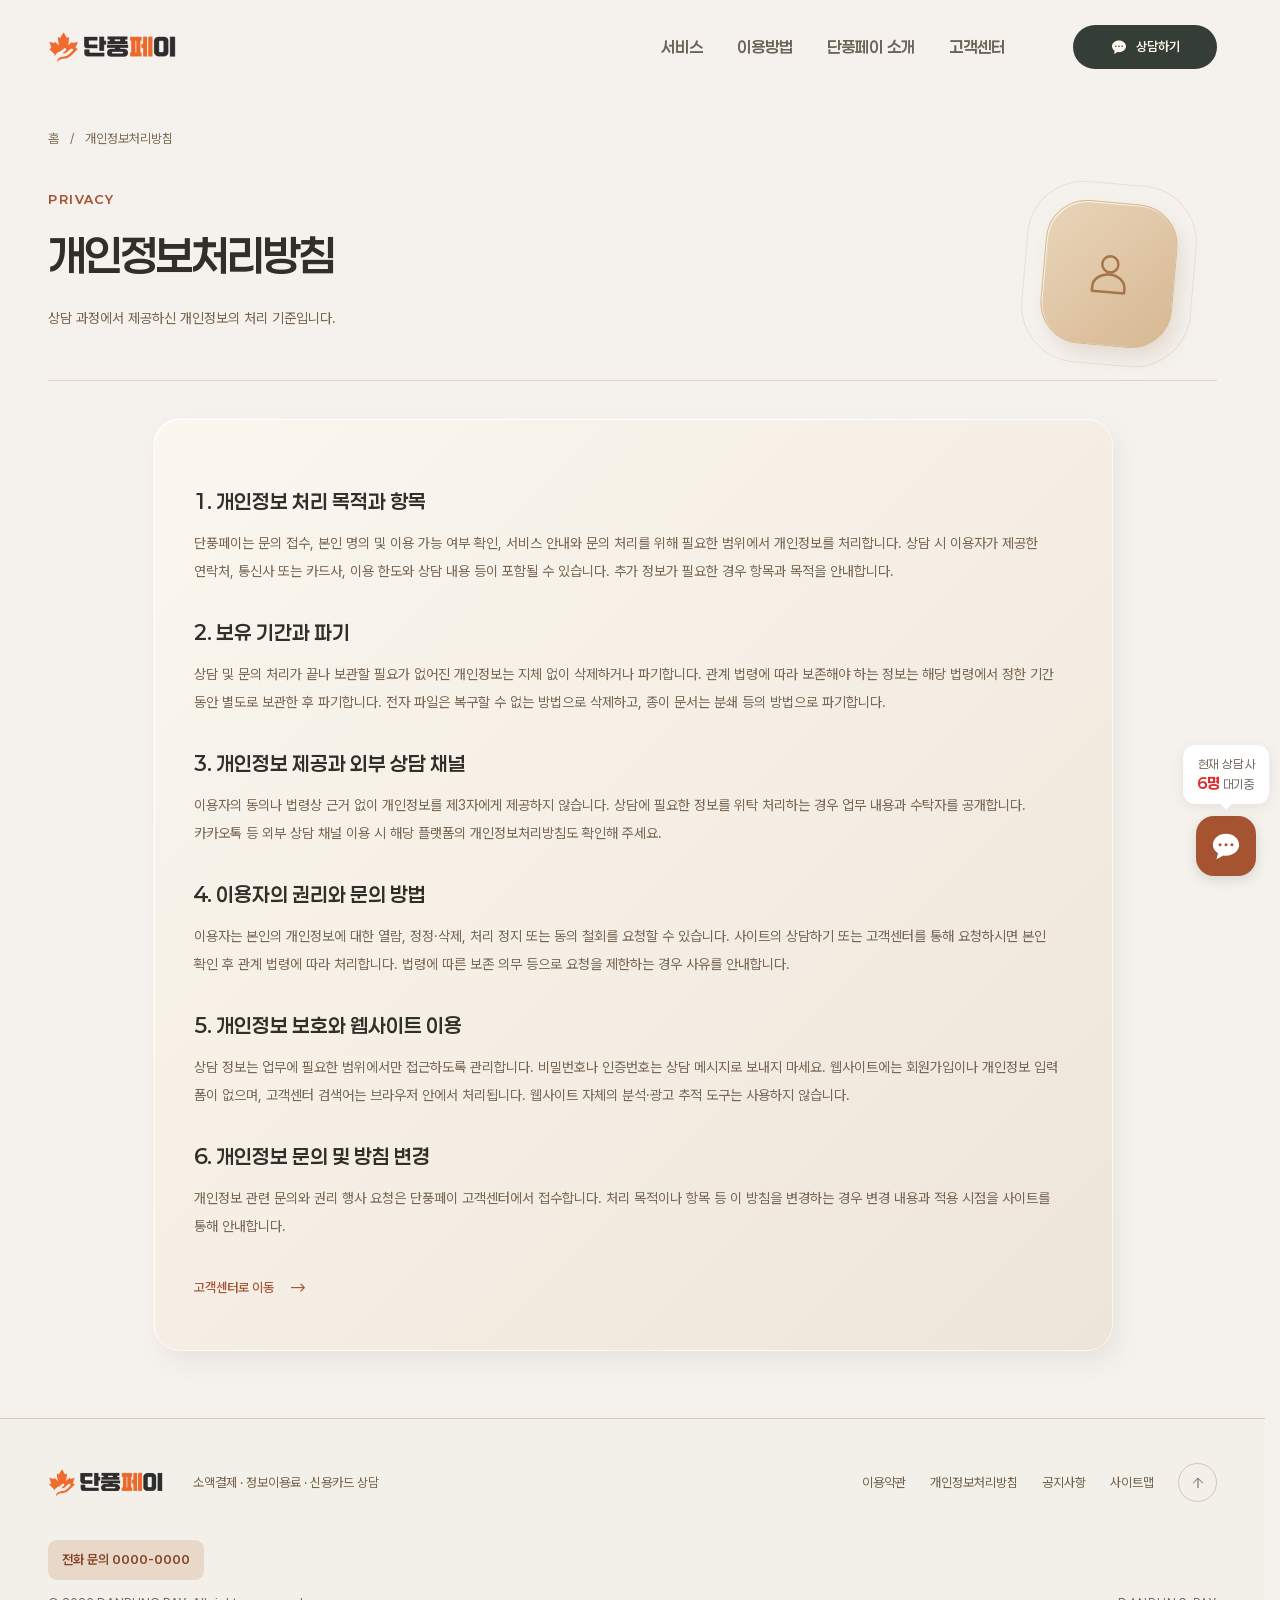
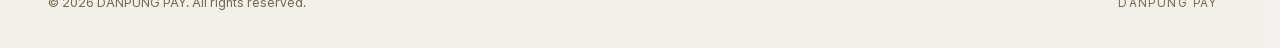
<file: privacy.html>
<!doctype html>
<html lang="ko">
  <head>
    <meta charset="utf-8" />
    <meta name="viewport" content="width=device-width, initial-scale=1" />
    <meta name="theme-color" content="#f5f2ee" />
    <title>개인정보처리방침 | 단풍페이</title>
    <meta
      name="description"
      content="단풍페이 상담 과정의 개인정보 처리 목적과 항목, 보유·파기 기준 및 이용자의 권리 행사 방법을 안내합니다."
    />
    <meta property="og:type" content="website" />
    <meta property="og:locale" content="ko_KR" />
    <meta property="og:site_name" content="단풍페이" />
    <meta property="og:title" content="개인정보처리방침 | 단풍페이" />
    <meta
      property="og:description"
      content="단풍페이 상담 과정의 개인정보 처리 목적과 항목, 보유·파기 기준 및 이용자의 권리 행사 방법을 안내합니다."
    />
    <link rel="icon" href="favicon.ico?v=6b39e8e24bb1" sizes="16x16 32x32 48x48" type="image/x-icon" />
    <link
      rel="preload"
      href="fonts/pretendard-variable.woff2"
      as="font"
      type="font/woff2"
      crossorigin
    />
    <link
      rel="preload"
      href="fonts/paperlogy-semibold.ttf"
      as="font"
      type="font/ttf"
      crossorigin
    />
    <link rel="stylesheet" href="assets/css/site.css?v=20260929-contact-fallback" />
    <link rel="stylesheet" href="assets/css/pages.css?v=20260924-background" />
    <link rel="stylesheet" href="assets/css/motion.css" />
    <script src="assets/js/motion.js?v=58e4818c9d5d"></script>
    <script src="assets/js/site-config.js?v=20260929-contact-fallback" defer></script>
    <script src="assets/js/site.js?v=20260929-contact-fallback" defer></script>
    <!-- SEO:START -->
    <meta name="robots" content="noindex,follow" />
    <link rel="canonical" href="https://xn--2o2b2zi18b9qd.com/privacy.html" />
    <meta property="og:url" content="https://xn--2o2b2zi18b9qd.com/privacy.html" />
    <!-- SEO:END -->
  </head>
  <body id="top" class="inner-page">
    <a class="skip-link" href="#main">본문 바로가기</a>
    <header class="site-header">
      <div class="header-inner wrap">
        <a class="brand" href="./" aria-label="단풍페이 홈">
          <img class="brand-logo" src="assets/images/logo.png?v=6795f80a1f09" width="1600" height="400" alt="단풍페이" decoding="async" />
        </a>
        <nav class="desktop-nav" aria-label="주 메뉴">
          <a href="service.html">서비스</a>
          <a href="guide.html">이용방법</a>
          <a href="about.html">단풍페이 소개</a>
          <a href="faq.html">고객센터</a>
        </nav>
        <div class="header-actions">
          <button class="button button-dark" type="button" data-contact="choice" aria-haspopup="dialog" aria-controls="contact-dialog">
            <svg class="icon" aria-hidden="true" focusable="false">
              <use href="assets/icons/brand-sprite.svg#icon-chat"></use>
            </svg>
            <span>상담하기</span>
          </button>
        </div>
        <button
          class="menu-toggle"
          type="button"
          aria-label="메뉴 열기"
          aria-expanded="false"
          aria-controls="mobile-navigation"
        >
          <svg class="icon" aria-hidden="true" focusable="false">
            <use href="assets/icons/lucide-sprite.svg#icon-menu"></use>
          </svg>
        </button>
      </div>
      <nav
        class="mobile-nav wrap"
        id="mobile-navigation"
        aria-label="모바일 메뉴"
        hidden
      >
        <a href="./">
          홈
          <svg class="icon" aria-hidden="true" focusable="false">
            <use href="assets/icons/brand-sprite.svg#icon-arrow-up-right"></use>
          </svg>
        </a>
        <a href="service.html">
          서비스
          <svg class="icon" aria-hidden="true" focusable="false">
            <use href="assets/icons/brand-sprite.svg#icon-arrow-up-right"></use>
          </svg>
        </a>
        <a href="guide.html">
          이용방법
          <svg class="icon" aria-hidden="true" focusable="false">
            <use href="assets/icons/brand-sprite.svg#icon-arrow-up-right"></use>
          </svg>
        </a>
        <a href="about.html">
          단풍페이 소개
          <svg class="icon" aria-hidden="true" focusable="false">
            <use href="assets/icons/brand-sprite.svg#icon-arrow-up-right"></use>
          </svg>
        </a>
        <a href="faq.html">
          고객센터
          <svg class="icon" aria-hidden="true" focusable="false">
            <use href="assets/icons/brand-sprite.svg#icon-arrow-up-right"></use>
          </svg>
        </a>
        <div class="mobile-nav-actions">
          <button
            class="button button-primary"
            type="button"
            data-contact="kakao"
          >
            <svg class="icon" aria-hidden="true" focusable="false">
              <use href="assets/icons/brand-sprite.svg#icon-chat"></use>
            </svg>
            <span>카카오톡 상담</span>
          </button>
          <a
            class="button button-light"
            data-contact="phone"
           href="#contact-dialog">
            <svg class="icon" aria-hidden="true" focusable="false">
              <use href="assets/icons/lucide-sprite.svg#icon-phone"></use>
            </svg>
            <span>전화 문의</span>
          </a>
        </div>
      </nav>
    </header>
    <main id="main">
      <section class="page-intro">
        <div class="wrap">
          <nav class="breadcrumb" aria-label="현재 위치">
            <a href="./">홈</a>
            <span aria-hidden="true">/</span>
            <span aria-current="page">개인정보처리방침</span>
          </nav>
          <p class="eyebrow">PRIVACY</p>
          <h1>개인정보처리방침</h1>
          <p class="intro-description">
            상담 과정에서 제공하신 개인정보의 처리 기준입니다.
          </p>
        </div>
        <div class="page-emblem" aria-hidden="true">
          <svg class="icon" aria-hidden="true" focusable="false">
            <use href="assets/icons/brand-sprite.svg#icon-user"></use>
          </svg>
        </div>
      </section>
      <article class="wrap legal-content">
        <h2>1. 개인정보 처리 목적과 항목</h2>
        <p>단풍페이는 문의 접수, 본인 명의 및 이용 가능 여부 확인, 서비스 안내와 문의 처리를 위해 필요한 범위에서 개인정보를 처리합니다. 상담 시 이용자가 제공한 연락처, 통신사 또는 카드사, 이용 한도와 상담 내용 등이 포함될 수 있습니다. 추가 정보가 필요한 경우 항목과 목적을 안내합니다.</p>
        <h2>2. 보유 기간과 파기</h2>
        <p>상담 및 문의 처리가 끝나 보관할 필요가 없어진 개인정보는 지체 없이 삭제하거나 파기합니다. 관계 법령에 따라 보존해야 하는 정보는 해당 법령에서 정한 기간 동안 별도로 보관한 후 파기합니다. 전자 파일은 복구할 수 없는 방법으로 삭제하고, 종이 문서는 분쇄 등의 방법으로 파기합니다.</p>
        <h2>3. 개인정보 제공과 외부 상담 채널</h2>
        <p>이용자의 동의나 법령상 근거 없이 개인정보를 제3자에게 제공하지 않습니다. 상담에 필요한 정보를 위탁 처리하는 경우 업무 내용과 수탁자를 공개합니다. 카카오톡 등 외부 상담 채널 이용 시 해당 플랫폼의 개인정보처리방침도 확인해 주세요.</p>
        <h2>4. 이용자의 권리와 문의 방법</h2>
        <p>이용자는 본인의 개인정보에 대한 열람, 정정·삭제, 처리 정지 또는 동의 철회를 요청할 수 있습니다. 사이트의 상담하기 또는 고객센터를 통해 요청하시면 본인 확인 후 관계 법령에 따라 처리합니다. 법령에 따른 보존 의무 등으로 요청을 제한하는 경우 사유를 안내합니다.</p>
        <h2>5. 개인정보 보호와 웹사이트 이용</h2>
        <p>상담 정보는 업무에 필요한 범위에서만 접근하도록 관리합니다. 비밀번호나 인증번호는 상담 메시지로 보내지 마세요. 웹사이트에는 회원가입이나 개인정보 입력 폼이 없으며, 고객센터 검색어는 브라우저 안에서 처리됩니다. 웹사이트 자체의 분석·광고 추적 도구는 사용하지 않습니다.</p>
        <h2>6. 개인정보 문의 및 방침 변경</h2>
        <p>개인정보 관련 문의와 권리 행사 요청은 단풍페이 고객센터에서 접수합니다. 처리 목적이나 항목 등 이 방침을 변경하는 경우 변경 내용과 적용 시점을 사이트를 통해 안내합니다.</p>
        <a class="detail-link" href="faq.html">고객센터로 이동 <span aria-hidden="true">⟶</span></a>
      </article>
    </main>
    <footer class="site-footer">
      <div class="wrap footer-inner">
        <div class="footer-brand-block">
          <a class="brand" href="./" aria-label="단풍페이 홈">
            <img class="brand-logo" src="assets/images/logo.png?v=6795f80a1f09" width="1600" height="400" alt="단풍페이" loading="lazy" decoding="async" />
          </a>
          <p>소액결제 · 정보이용료 · 신용카드 상담</p>
        </div>
        <nav aria-label="하단 메뉴">
          <a href="terms.html">이용약관</a>
          <a href="privacy.html">개인정보처리방침</a>
          <a href="notice.html">공지사항</a>
          <a href="sitemap.html">사이트맵</a>
          <a class="top-link" href="#top" aria-label="페이지 맨 위로">
            <svg class="icon" aria-hidden="true" focusable="false">
              <use href="assets/icons/lucide-sprite.svg#icon-arrow-up"></use>
            </svg>
          </a>
        </nav>
        <div class="footer-meta">
          <p class="business-info" data-business hidden></p>
          <small>
            ©
            <span data-year>2026</span>
            DANPUNG PAY. All rights reserved.
          </small>
          <span>DANPUNG PAY</span>
        </div>
      </div>
    </footer>
    <button class="button button-primary floating-contact" type="button" data-contact="choice" aria-haspopup="dialog" aria-controls="contact-dialog" aria-label="상담하기" aria-describedby="floating-contact-status">
      <span class="floating-contact-bubble" id="floating-contact-status">현재 상담사<br /> <strong>6명</strong> 대기중</span>
      <svg class="icon" aria-hidden="true" focusable="false"><use href="assets/icons/brand-sprite.svg#icon-chat"></use></svg>
    </button>
    <dialog
      class="contact-dialog"
      id="contact-dialog"
      aria-labelledby="contact-title"
      aria-describedby="contact-description"
    >
      <button
        type="button"
        class="dialog-close"
        aria-label="닫기"
        data-close-dialog
      >
        <svg class="icon" aria-hidden="true" focusable="false">
          <use href="assets/icons/lucide-sprite.svg#icon-x"></use>
        </svg>
      </button>
      <div data-contact-view="choice">
        <p class="eyebrow">DANPUNG PAY</p>
        <h2 id="contact-title" tabindex="-1">상담 문의</h2>
        <p class="contact-description" id="contact-description">편한 상담 방법을 선택해 주세요.</p>
        <div class="contact-channels">
          <a class="contact-channel contact-channel-kakao" href="#contact-dialog" data-kakao-link><svg class="icon" aria-hidden="true" focusable="false"><use href="assets/icons/brand-sprite.svg#icon-chat"></use></svg><span>카카오톡 상담</span><svg class="icon" aria-hidden="true" focusable="false"><use href="assets/icons/brand-sprite.svg#icon-arrow-right"></use></svg></a>
          <a class="contact-channel contact-channel-phone" data-contact-channel="phone" href="#contact-dialog"><svg class="icon" aria-hidden="true" focusable="false"><use href="assets/icons/lucide-sprite.svg#icon-phone"></use></svg><span>전화 문의</span><svg class="icon" aria-hidden="true" focusable="false"><use href="assets/icons/brand-sprite.svg#icon-arrow-right"></use></svg></a>
        </div>
        <p class="contact-status" role="status" hidden></p>
      </div>
    </dialog>
  </body>
</html>
</file>
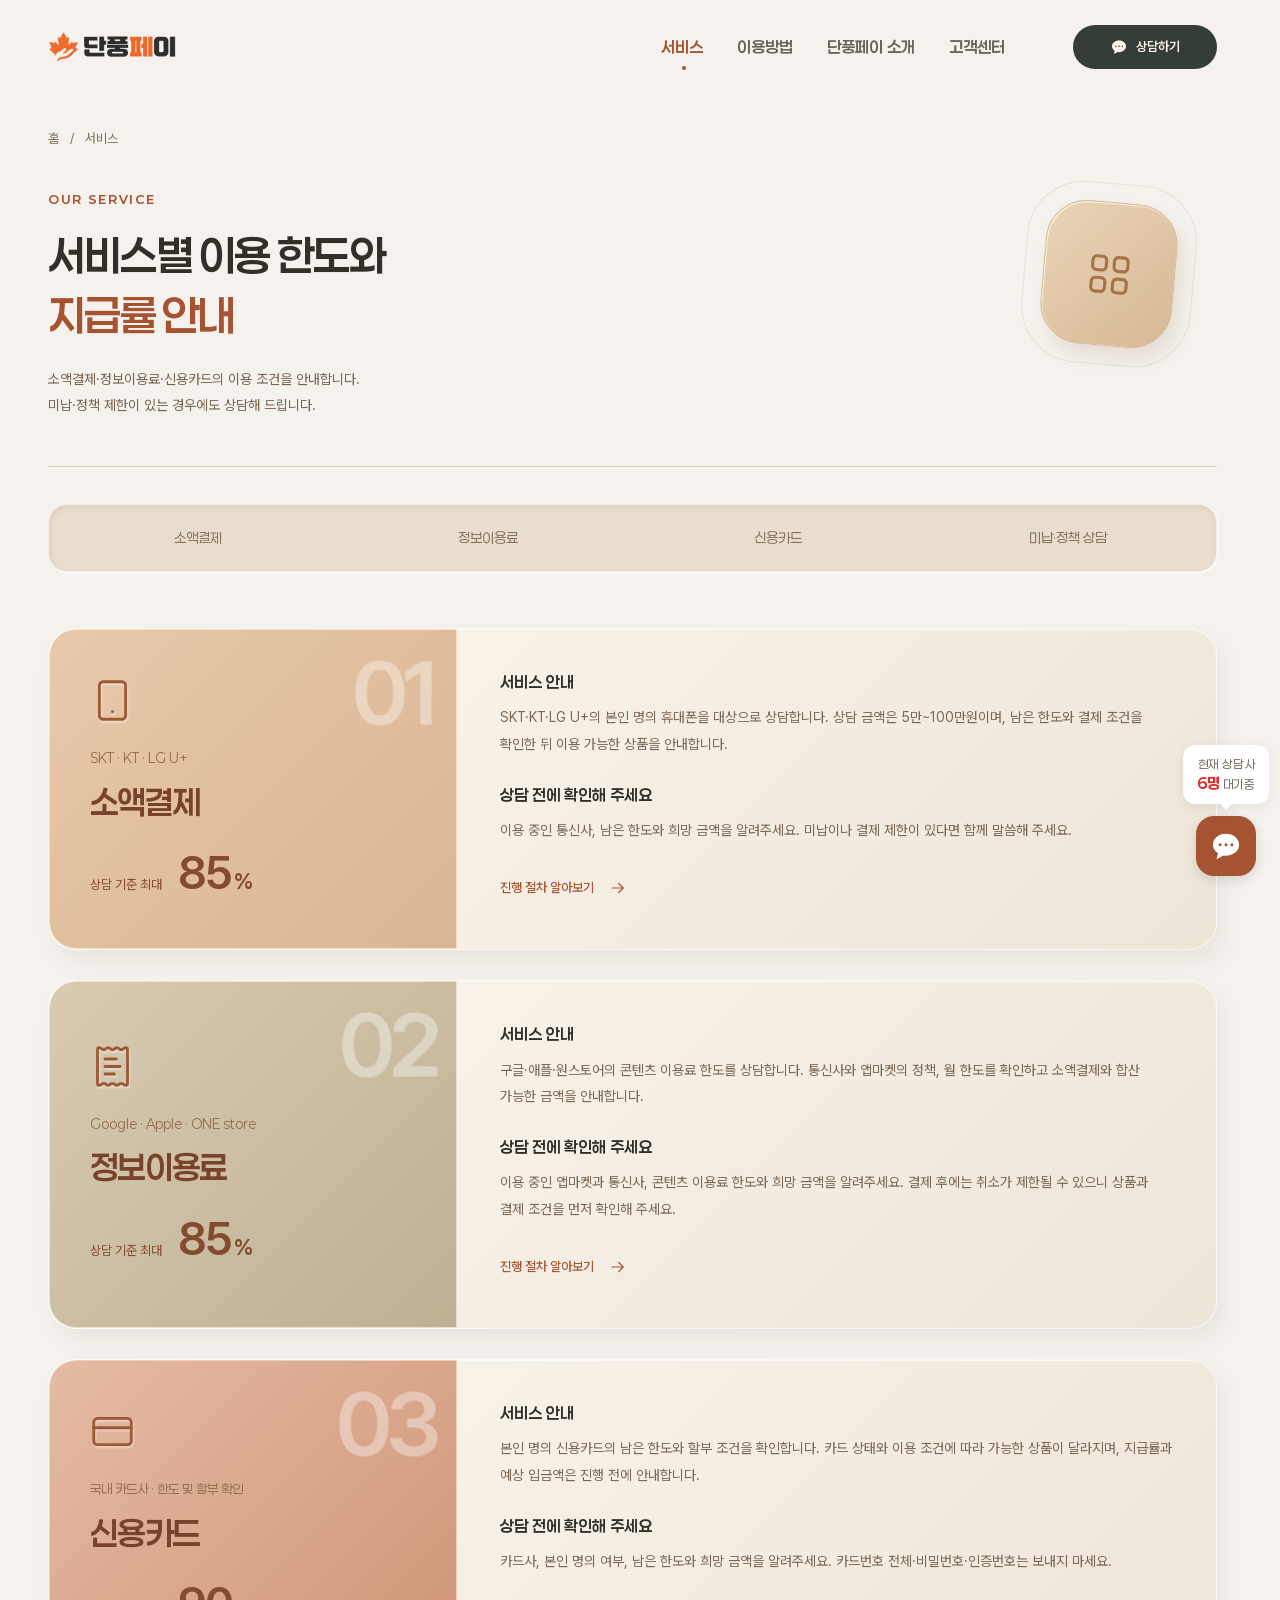
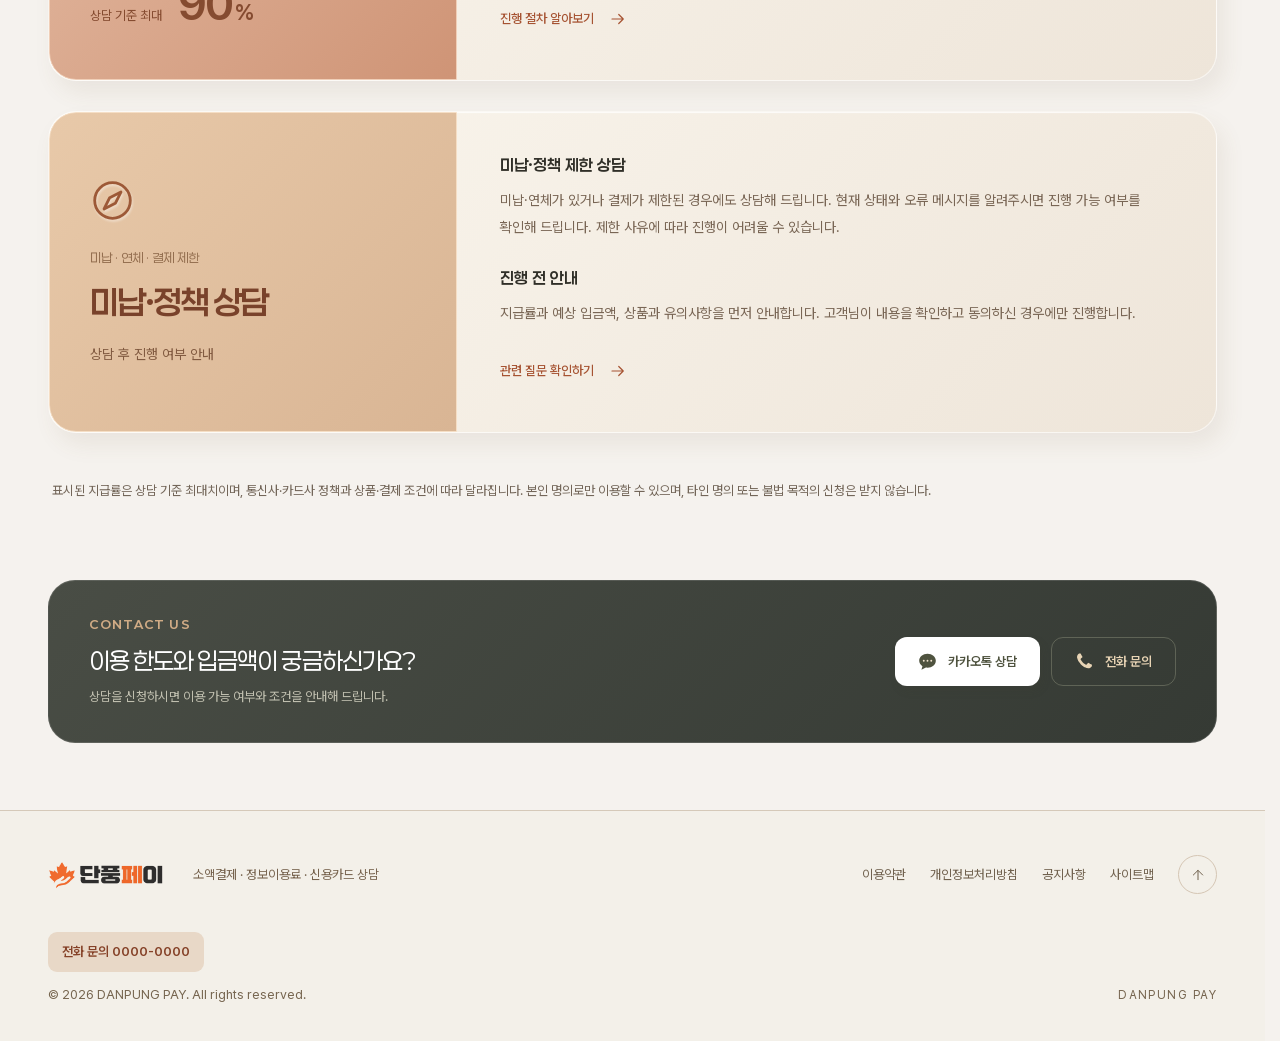
<file: service.html>
<!doctype html>
<html lang="ko">
  <head>
    <meta charset="utf-8" />
    <meta name="viewport" content="width=device-width, initial-scale=1" />
    <meta name="theme-color" content="#f5f2ee" />
    <title>서비스·지급률 안내 | 단풍페이</title>
    <meta
      name="description"
      content="소액결제 최대 85%, 정보이용료 최대 85%, 신용카드 최대 90%의 상담 기준과 이용 조건을 확인하세요. 실제 지급률과 가능 여부는 조건에 따라 달라지며 미납·정책 제한도 상담에서 확인합니다."
    />
    <meta property="og:type" content="website" />
    <meta property="og:locale" content="ko_KR" />
    <meta property="og:site_name" content="단풍페이" />
    <meta property="og:title" content="서비스·지급률 안내 | 단풍페이" />
    <meta
      property="og:description"
      content="소액결제 최대 85%, 정보이용료 최대 85%, 신용카드 최대 90%의 상담 기준과 이용 조건을 확인하세요. 실제 지급률과 가능 여부는 조건에 따라 달라지며 미납·정책 제한도 상담에서 확인합니다."
    />
    <link rel="icon" href="favicon.ico?v=6b39e8e24bb1" sizes="16x16 32x32 48x48" type="image/x-icon" />
    <link
      rel="preload"
      href="fonts/pretendard-variable.woff2"
      as="font"
      type="font/woff2"
      crossorigin
    />
    <link
      rel="preload"
      href="fonts/paperlogy-semibold.ttf"
      as="font"
      type="font/ttf"
      crossorigin
    />
    <link rel="stylesheet" href="assets/css/site.css?v=20260929-contact-fallback" />
    <link rel="stylesheet" href="assets/css/pages.css?v=20260924-background" />
    <link rel="stylesheet" href="assets/css/motion.css" />
    <script src="assets/js/motion.js?v=58e4818c9d5d"></script>
    <script src="assets/js/site-config.js?v=20260929-contact-fallback" defer></script>
    <script src="assets/js/site.js?v=20260929-contact-fallback" defer></script>
    <!-- SEO:START -->
    <meta name="robots" content="index,follow,max-image-preview:large" />
    <link rel="canonical" href="https://xn--2o2b2zi18b9qd.com/service.html" />
    <meta property="og:url" content="https://xn--2o2b2zi18b9qd.com/service.html" />
    <script type="application/ld+json" id="seo-schema">
      {
        "@context": "https://schema.org",
        "@type": "BreadcrumbList",
        "itemListElement": [
          {
            "@type": "ListItem",
            "position": 1,
            "name": "홈",
            "item": "https://xn--2o2b2zi18b9qd.com/"
          },
          {
            "@type": "ListItem",
            "position": 2,
            "name": "서비스",
            "item": "https://xn--2o2b2zi18b9qd.com/service.html"
          }
        ]
      }
    </script>
    <!-- SEO:END -->
  </head>
  <body id="top" class="inner-page">
    <a class="skip-link" href="#main">본문 바로가기</a>
    <header class="site-header">
      <div class="header-inner wrap">
        <a class="brand" href="./" aria-label="단풍페이 홈">
          <img class="brand-logo" src="assets/images/logo.png?v=6795f80a1f09" width="1600" height="400" alt="단풍페이" decoding="async" />
        </a>
        <nav class="desktop-nav" aria-label="주 메뉴">
          <a href="service.html" aria-current="page">서비스</a>
          <a href="guide.html">이용방법</a>
          <a href="about.html">단풍페이 소개</a>
          <a href="faq.html">고객센터</a>
        </nav>
        <div class="header-actions">
          <button class="button button-dark" type="button" data-contact="choice" aria-haspopup="dialog" aria-controls="contact-dialog">
            <svg class="icon" aria-hidden="true" focusable="false">
              <use href="assets/icons/brand-sprite.svg#icon-chat"></use>
            </svg>
            <span>상담하기</span>
          </button>
        </div>
        <button
          class="menu-toggle"
          type="button"
          aria-label="메뉴 열기"
          aria-expanded="false"
          aria-controls="mobile-navigation"
        >
          <svg class="icon" aria-hidden="true" focusable="false">
            <use href="assets/icons/lucide-sprite.svg#icon-menu"></use>
          </svg>
        </button>
      </div>
      <nav
        class="mobile-nav wrap"
        id="mobile-navigation"
        aria-label="모바일 메뉴"
        hidden
      >
        <a href="./">
          홈
          <svg class="icon" aria-hidden="true" focusable="false">
            <use href="assets/icons/brand-sprite.svg#icon-arrow-up-right"></use>
          </svg>
        </a>
        <a href="service.html" aria-current="page">
          서비스
          <svg class="icon" aria-hidden="true" focusable="false">
            <use href="assets/icons/brand-sprite.svg#icon-arrow-up-right"></use>
          </svg>
        </a>
        <a href="guide.html">
          이용방법
          <svg class="icon" aria-hidden="true" focusable="false">
            <use href="assets/icons/brand-sprite.svg#icon-arrow-up-right"></use>
          </svg>
        </a>
        <a href="about.html">
          단풍페이 소개
          <svg class="icon" aria-hidden="true" focusable="false">
            <use href="assets/icons/brand-sprite.svg#icon-arrow-up-right"></use>
          </svg>
        </a>
        <a href="faq.html">
          고객센터
          <svg class="icon" aria-hidden="true" focusable="false">
            <use href="assets/icons/brand-sprite.svg#icon-arrow-up-right"></use>
          </svg>
        </a>
        <div class="mobile-nav-actions">
          <button
            class="button button-primary"
            type="button"
            data-contact="kakao"
          >
            <svg class="icon" aria-hidden="true" focusable="false">
              <use href="assets/icons/brand-sprite.svg#icon-chat"></use>
            </svg>
            <span>카카오톡 상담</span>
          </button>
          <a
            class="button button-light"
            data-contact="phone"
           href="#contact-dialog">
            <svg class="icon" aria-hidden="true" focusable="false">
              <use href="assets/icons/lucide-sprite.svg#icon-phone"></use>
            </svg>
            <span>전화 문의</span>
          </a>
        </div>
      </nav>
    </header>
    <main id="main">
      <section class="page-intro">
        <div class="wrap">
          <nav class="breadcrumb" aria-label="현재 위치">
            <a href="./">홈</a>
            <span aria-hidden="true">/</span>
            <span aria-current="page">서비스</span>
          </nav>
          <p class="eyebrow">OUR SERVICE</p>
          <h1>
            서비스별 이용 한도와
            <br />
            <em>지급률 안내</em>
          </h1>
          <p class="intro-description">
            소액결제·정보이용료·신용카드의 이용 조건을 안내합니다.<br />
            미납·정책 제한이 있는 경우에도 상담해 드립니다.
          </p>
        </div>
        <div class="page-emblem" aria-hidden="true">
          <svg class="icon" aria-hidden="true" focusable="false">
            <use href="assets/icons/brand-sprite.svg#icon-grid"></use>
          </svg>
        </div>
      </section>
      <nav class="page-tabs wrap service-page-tabs" aria-label="서비스 바로가기">
        <a href="#mobile">소액결제</a>
        <a href="#content">정보이용료</a>
        <a href="#card">신용카드</a>
        <a href="#policy">미납·정책 상담</a>
      </nav>
      <div class="wrap service-details">
        <section class="service-detail" id="mobile" aria-labelledby="title-mobile">
          <div class="service-detail-heading">
            <span class="large-index" aria-hidden="true">01</span>
            <svg class="icon" aria-hidden="true" focusable="false"><use href="assets/icons/lucide-sprite.svg#icon-smartphone"></use></svg><p class="eyebrow">SKT · KT · LG U+</p><h2 id="title-mobile">소액결제</h2>
            <p class="service-detail-rate"><span>상담 기준 최대</span><strong>85<small>%</small></strong></p>
          </div>
          <div class="service-detail-content">
            <div><h3>서비스 안내</h3><p>SKT·KT·LG U+의 본인 명의 휴대폰을 대상으로 상담합니다. 상담 금액은 5만~100만원이며, 남은 한도와 결제 조건을 확인한 뒤 이용 가능한 상품을 안내합니다.</p></div>
            <div><h3>상담 전에 확인해 주세요</h3><p>이용 중인 통신사, 남은 한도와 희망 금액을 알려주세요. 미납이나 결제 제한이 있다면 함께 말씀해 주세요.</p></div>
            <a class="detail-link" href="guide.html">진행 절차 알아보기<svg class="icon" aria-hidden="true" focusable="false"><use href="assets/icons/brand-sprite.svg#icon-arrow-right"></use></svg></a>
          </div>
        </section>
        <section class="service-detail" id="content" aria-labelledby="title-content">
          <div class="service-detail-heading">
            <span class="large-index" aria-hidden="true">02</span>
            <svg class="icon" aria-hidden="true" focusable="false"><use href="assets/icons/lucide-sprite.svg#icon-receipt-text"></use></svg><p class="eyebrow">Google · Apple · ONE store</p><h2 id="title-content">정보이용료</h2>
            <p class="service-detail-rate"><span>상담 기준 최대</span><strong>85<small>%</small></strong></p>
          </div>
          <div class="service-detail-content">
            <div><h3>서비스 안내</h3><p>구글·애플·원스토어의 콘텐츠 이용료 한도를 상담합니다. 통신사와 앱마켓의 정책, 월 한도를 확인하고 소액결제와 합산 가능한 금액을 안내합니다.</p></div>
            <div><h3>상담 전에 확인해 주세요</h3><p>이용 중인 앱마켓과 통신사, 콘텐츠 이용료 한도와 희망 금액을 알려주세요. 결제 후에는 취소가 제한될 수 있으니 상품과 결제 조건을 먼저 확인해 주세요.</p></div>
            <a class="detail-link" href="guide.html">진행 절차 알아보기<svg class="icon" aria-hidden="true" focusable="false"><use href="assets/icons/brand-sprite.svg#icon-arrow-right"></use></svg></a>
          </div>
        </section>
        <section class="service-detail" id="card" aria-labelledby="title-card">
          <div class="service-detail-heading">
            <span class="large-index" aria-hidden="true">03</span>
            <svg class="icon" aria-hidden="true" focusable="false"><use href="assets/icons/lucide-sprite.svg#icon-credit-card"></use></svg><p class="eyebrow">국내 카드사 · 한도 및 할부 확인</p><h2 id="title-card">신용카드</h2>
            <p class="service-detail-rate"><span>상담 기준 최대</span><strong>90<small>%</small></strong></p>
          </div>
          <div class="service-detail-content">
            <div><h3>서비스 안내</h3><p>본인 명의 신용카드의 남은 한도와 할부 조건을 확인합니다. 카드 상태와 이용 조건에 따라 가능한 상품이 달라지며, 지급률과 예상 입금액은 진행 전에 안내합니다.</p></div>
            <div><h3>상담 전에 확인해 주세요</h3><p>카드사, 본인 명의 여부, 남은 한도와 희망 금액을 알려주세요. 카드번호 전체·비밀번호·인증번호는 보내지 마세요.</p></div>
            <a class="detail-link" href="guide.html">진행 절차 알아보기<svg class="icon" aria-hidden="true" focusable="false"><use href="assets/icons/brand-sprite.svg#icon-arrow-right"></use></svg></a>
          </div>
        </section>
        <section class="service-detail" id="policy" aria-labelledby="title-policy">
          <div class="service-detail-heading"><svg class="icon" aria-hidden="true" focusable="false"><use href="assets/icons/brand-sprite.svg#icon-compass"></use></svg><p class="eyebrow">미납 · 연체 · 결제 제한</p><h2 id="title-policy">미납·정책 상담</h2><p class="service-policy-label">상담 후 진행 여부 안내</p></div>
          <div class="service-detail-content">
            <div><h3>미납·정책 제한 상담</h3><p>미납·연체가 있거나 결제가 제한된 경우에도 상담해 드립니다. 현재 상태와 오류 메시지를 알려주시면 진행 가능 여부를 확인해 드립니다. 제한 사유에 따라 진행이 어려울 수 있습니다.</p></div>
            <div><h3>진행 전 안내</h3><p>지급률과 예상 입금액, 상품과 유의사항을 먼저 안내합니다. 고객님이 내용을 확인하고 동의하신 경우에만 진행합니다.</p></div>
            <a class="detail-link" href="faq.html#question-3">관련 질문 확인하기<svg class="icon" aria-hidden="true" focusable="false"><use href="assets/icons/brand-sprite.svg#icon-arrow-right"></use></svg></a>
          </div>
        </section>
        <p class="service-conditions">표시된 지급률은 상담 기준 최대치이며, 통신사·카드사 정책과 상품·결제 조건에 따라 달라집니다. 본인 명의로만 이용할 수 있으며, 타인 명의 또는 불법 목적의 신청은 받지 않습니다.</p>
      </div>
      <aside class="contact-strip wrap">
        <div>
          <p class="eyebrow">CONTACT US</p>
          <h2>이용 한도와 입금액이 궁금하신가요?</h2>
          <p>상담을 신청하시면 이용 가능 여부와 조건을 안내해 드립니다.</p>
        </div>
        <div class="contact-strip-actions">
          <button class="button button-dark" type="button" data-contact="kakao">
            <svg class="icon" aria-hidden="true" focusable="false">
              <use href="assets/icons/brand-sprite.svg#icon-chat"></use>
            </svg>
            <span>카카오톡 상담</span>
          </button>
          <a
            class="button button-primary"
            data-contact="phone"
           href="#contact-dialog">
            <svg class="icon" aria-hidden="true" focusable="false">
              <use href="assets/icons/fontawesome-sprite.svg#icon-phone"></use>
            </svg>
            <span>전화 문의</span>
          </a>
        </div>
      </aside>
    </main>
    <footer class="site-footer">
      <div class="wrap footer-inner">
        <div class="footer-brand-block">
          <a class="brand" href="./" aria-label="단풍페이 홈">
            <img class="brand-logo" src="assets/images/logo.png?v=6795f80a1f09" width="1600" height="400" alt="단풍페이" loading="lazy" decoding="async" />
          </a>
          <p>소액결제 · 정보이용료 · 신용카드 상담</p>
        </div>
        <nav aria-label="하단 메뉴">
          <a href="terms.html">이용약관</a>
          <a href="privacy.html">개인정보처리방침</a>
          <a href="notice.html">공지사항</a>
          <a href="sitemap.html">사이트맵</a>
          <a class="top-link" href="#top" aria-label="페이지 맨 위로">
            <svg class="icon" aria-hidden="true" focusable="false">
              <use href="assets/icons/lucide-sprite.svg#icon-arrow-up"></use>
            </svg>
          </a>
        </nav>
        <div class="footer-meta">
          <p class="business-info" data-business hidden></p>
          <small>
            ©
            <span data-year>2026</span>
            DANPUNG PAY. All rights reserved.
          </small>
          <span>DANPUNG PAY</span>
        </div>
      </div>
    </footer>
    <button class="button button-primary floating-contact" type="button" data-contact="choice" aria-haspopup="dialog" aria-controls="contact-dialog" aria-label="상담하기" aria-describedby="floating-contact-status">
      <span class="floating-contact-bubble" id="floating-contact-status">현재 상담사<br /> <strong>6명</strong> 대기중</span>
      <svg class="icon" aria-hidden="true" focusable="false"><use href="assets/icons/brand-sprite.svg#icon-chat"></use></svg>
    </button>
    <dialog
      class="contact-dialog"
      id="contact-dialog"
      aria-labelledby="contact-title"
      aria-describedby="contact-description"
    >
      <button
        type="button"
        class="dialog-close"
        aria-label="닫기"
        data-close-dialog
      >
        <svg class="icon" aria-hidden="true" focusable="false">
          <use href="assets/icons/lucide-sprite.svg#icon-x"></use>
        </svg>
      </button>
      <div data-contact-view="choice">
        <p class="eyebrow">DANPUNG PAY</p>
        <h2 id="contact-title" tabindex="-1">상담 문의</h2>
        <p class="contact-description" id="contact-description">편한 상담 방법을 선택해 주세요.</p>
        <div class="contact-channels">
          <a class="contact-channel contact-channel-kakao" href="#contact-dialog" data-kakao-link><svg class="icon" aria-hidden="true" focusable="false"><use href="assets/icons/brand-sprite.svg#icon-chat"></use></svg><span>카카오톡 상담</span><svg class="icon" aria-hidden="true" focusable="false"><use href="assets/icons/brand-sprite.svg#icon-arrow-right"></use></svg></a>
          <a class="contact-channel contact-channel-phone" data-contact-channel="phone" href="#contact-dialog"><svg class="icon" aria-hidden="true" focusable="false"><use href="assets/icons/lucide-sprite.svg#icon-phone"></use></svg><span>전화 문의</span><svg class="icon" aria-hidden="true" focusable="false"><use href="assets/icons/brand-sprite.svg#icon-arrow-right"></use></svg></a>
        </div>
        <p class="contact-status" role="status" hidden></p>
      </div>
    </dialog>
  </body>
</html>
</file>
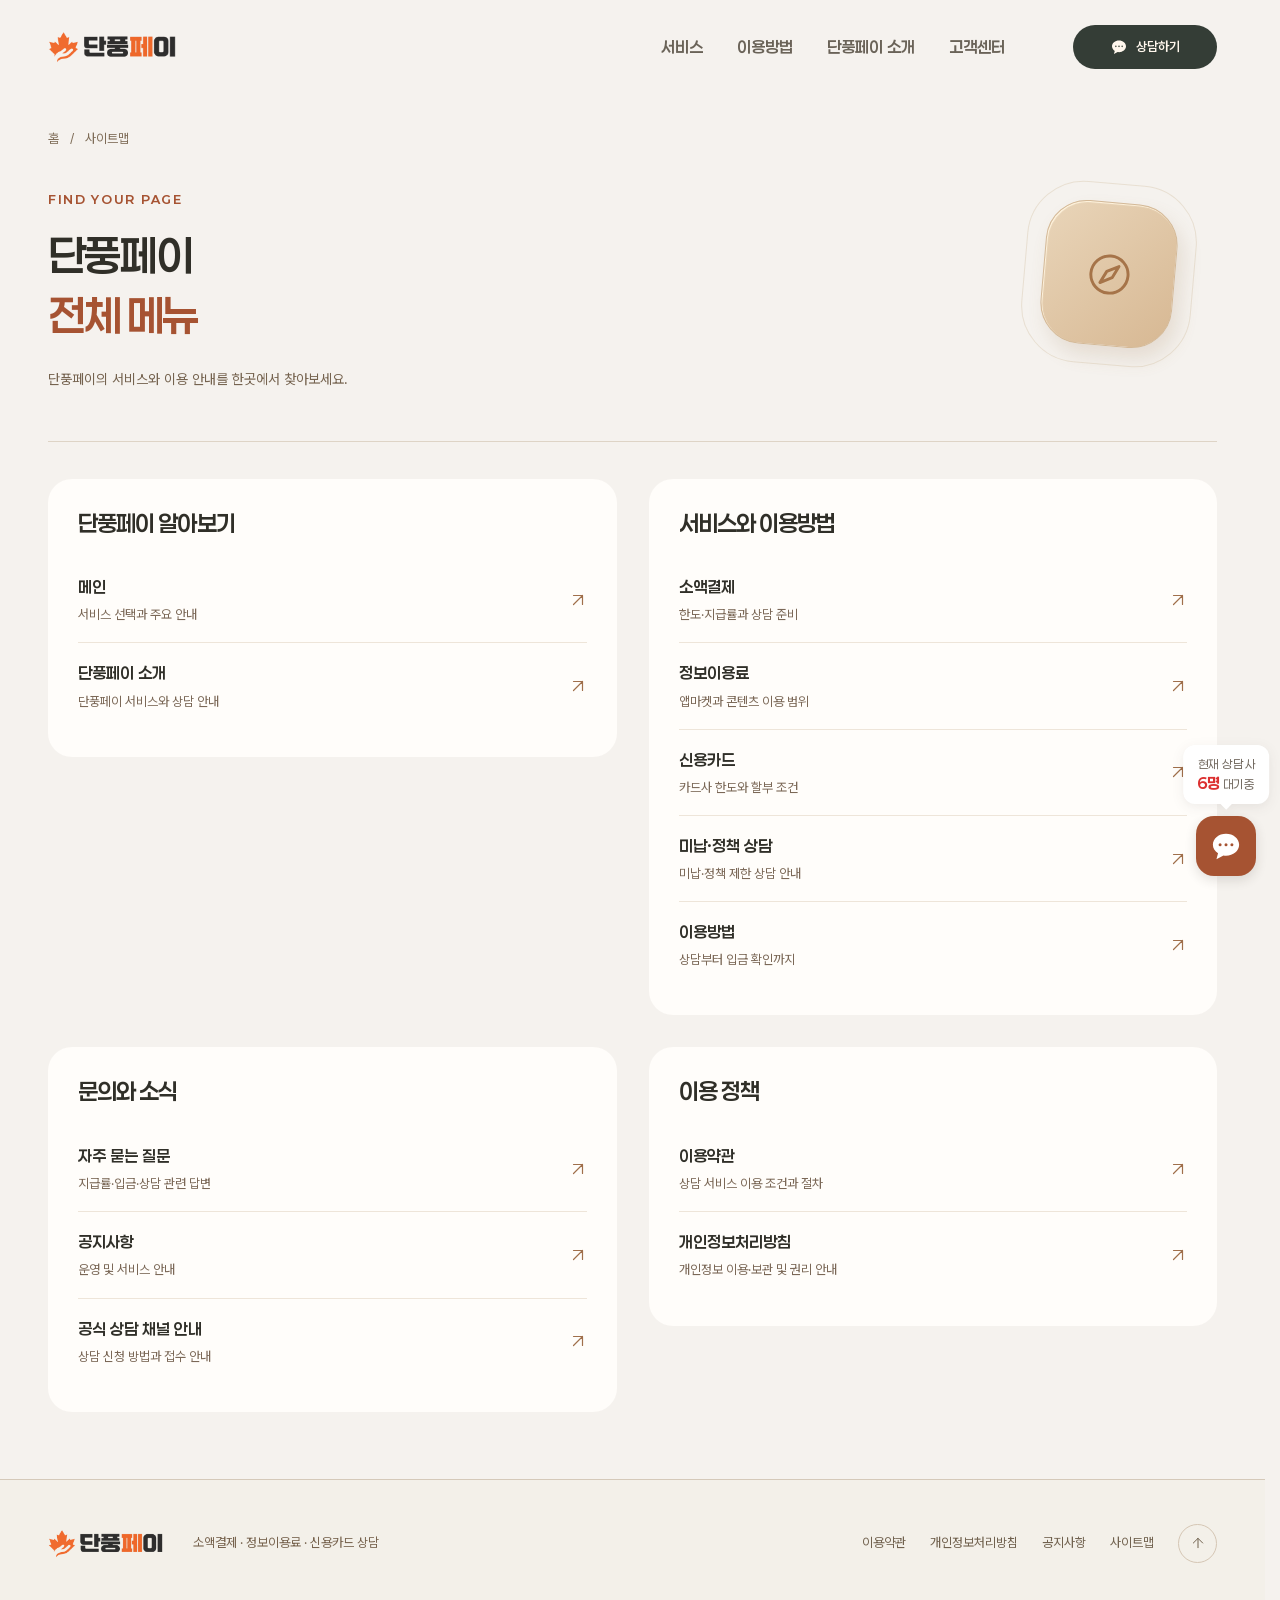
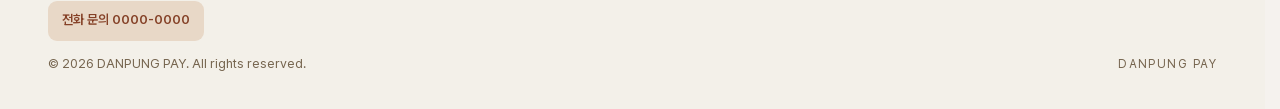
<file: sitemap.html>
<!doctype html>
<html lang="ko">
  <head>
    <meta charset="utf-8" />
    <meta name="viewport" content="width=device-width, initial-scale=1" />
    <meta name="theme-color" content="#f5f2ee" />
    <title>사이트맵 | 단풍페이</title>
    <meta
      name="description"
      content="단풍페이의 서비스 안내, 이용방법, 브랜드 소개, 자주 묻는 질문, 공지사항과 이용 정책 페이지를 한눈에 찾아보세요."
    />
    <meta property="og:type" content="website" />
    <meta property="og:locale" content="ko_KR" />
    <meta property="og:site_name" content="단풍페이" />
    <meta
      property="og:title"
      content="사이트맵 | 단풍페이"
    />
    <meta
      property="og:description"
      content="단풍페이의 서비스 안내, 이용방법, 브랜드 소개, 자주 묻는 질문, 공지사항과 이용 정책 페이지를 한눈에 찾아보세요."
    />
    <link rel="icon" href="favicon.ico?v=6b39e8e24bb1" sizes="16x16 32x32 48x48" type="image/x-icon" />
    <link
      rel="preload"
      href="fonts/pretendard-variable.woff2"
      as="font"
      type="font/woff2"
      crossorigin
    />
    <link
      rel="preload"
      href="fonts/paperlogy-semibold.ttf"
      as="font"
      type="font/ttf"
      crossorigin
    />
    <link rel="stylesheet" href="assets/css/site.css?v=20260929-contact-fallback" />
    <link rel="stylesheet" href="assets/css/pages.css?v=20260924-background" />
    <link rel="stylesheet" href="assets/css/motion.css" />
    <script src="assets/js/motion.js?v=58e4818c9d5d"></script>
    <script src="assets/js/site-config.js?v=20260929-contact-fallback" defer></script>
    <script src="assets/js/site.js?v=20260929-contact-fallback" defer></script>
    <!-- SEO:START -->
    <meta name="robots" content="index,follow,max-image-preview:large" />
    <link rel="canonical" href="https://xn--2o2b2zi18b9qd.com/sitemap.html" />
    <meta property="og:url" content="https://xn--2o2b2zi18b9qd.com/sitemap.html" />
    <script type="application/ld+json" id="seo-schema">
      {
        "@context": "https://schema.org",
        "@type": "BreadcrumbList",
        "itemListElement": [
          {
            "@type": "ListItem",
            "position": 1,
            "name": "홈",
            "item": "https://xn--2o2b2zi18b9qd.com/"
          },
          {
            "@type": "ListItem",
            "position": 2,
            "name": "사이트맵",
            "item": "https://xn--2o2b2zi18b9qd.com/sitemap.html"
          }
        ]
      }
    </script>
    <!-- SEO:END -->
  </head>
  <body id="top" class="inner-page">
    <a class="skip-link" href="#main">본문 바로가기</a>
    <header class="site-header">
      <div class="header-inner wrap">
        <a class="brand" href="./" aria-label="단풍페이 홈">
          <img class="brand-logo" src="assets/images/logo.png?v=6795f80a1f09" width="1600" height="400" alt="단풍페이" decoding="async" />
        </a>
        <nav class="desktop-nav" aria-label="주 메뉴">
          <a href="service.html">서비스</a>
          <a href="guide.html">이용방법</a>
          <a href="about.html">단풍페이 소개</a>
          <a href="faq.html">고객센터</a>
        </nav>
        <div class="header-actions">
          <button class="button button-dark" type="button" data-contact="choice" aria-haspopup="dialog" aria-controls="contact-dialog">
            <svg class="icon" aria-hidden="true" focusable="false">
              <use href="assets/icons/brand-sprite.svg#icon-chat"></use>
            </svg>
            <span>상담하기</span>
          </button>
        </div>
        <button
          class="menu-toggle"
          type="button"
          aria-label="메뉴 열기"
          aria-expanded="false"
          aria-controls="mobile-navigation"
        >
          <svg class="icon" aria-hidden="true" focusable="false">
            <use href="assets/icons/lucide-sprite.svg#icon-menu"></use>
          </svg>
        </button>
      </div>
      <nav
        class="mobile-nav wrap"
        id="mobile-navigation"
        aria-label="모바일 메뉴"
        hidden
      >
        <a href="./">
          홈
          <svg class="icon" aria-hidden="true" focusable="false">
            <use href="assets/icons/brand-sprite.svg#icon-arrow-up-right"></use>
          </svg>
        </a>
        <a href="service.html">
          서비스
          <svg class="icon" aria-hidden="true" focusable="false">
            <use href="assets/icons/brand-sprite.svg#icon-arrow-up-right"></use>
          </svg>
        </a>
        <a href="guide.html">
          이용방법
          <svg class="icon" aria-hidden="true" focusable="false">
            <use href="assets/icons/brand-sprite.svg#icon-arrow-up-right"></use>
          </svg>
        </a>
        <a href="about.html" aria-current="page">
          단풍페이 소개
          <svg class="icon" aria-hidden="true" focusable="false">
            <use href="assets/icons/brand-sprite.svg#icon-arrow-up-right"></use>
          </svg>
        </a>
        <a href="faq.html">
          고객센터
          <svg class="icon" aria-hidden="true" focusable="false">
            <use href="assets/icons/brand-sprite.svg#icon-arrow-up-right"></use>
          </svg>
        </a>
        <div class="mobile-nav-actions">
          <button
            class="button button-primary"
            type="button"
            data-contact="kakao"
          >
            <svg class="icon" aria-hidden="true" focusable="false">
              <use href="assets/icons/brand-sprite.svg#icon-chat"></use>
            </svg>
            <span>카카오톡 상담</span>
          </button>
          <a
            class="button button-light"
            data-contact="phone"
           href="#contact-dialog">
            <svg class="icon" aria-hidden="true" focusable="false">
              <use href="assets/icons/lucide-sprite.svg#icon-phone"></use>
            </svg>
            <span>전화 문의</span>
          </a>
        </div>
      </nav>
    </header>
    <main id="main">
      <section class="page-intro">
        <div class="wrap"><nav class="breadcrumb" aria-label="현재 위치"><a href="./">홈</a><span aria-hidden="true">/</span><span aria-current="page">사이트맵</span></nav><p class="eyebrow">FIND YOUR PAGE</p><h1>단풍페이<br /><em>전체 메뉴</em></h1><p class="intro-description">단풍페이의 서비스와 이용 안내를 한곳에서 찾아보세요.</p></div>
        <div class="page-emblem" aria-hidden="true"><svg class="icon" aria-hidden="true" focusable="false"><use href="assets/icons/brand-sprite.svg#icon-compass"></use></svg></div>
      </section>
      <div class="wrap sitemap-groups"><section><h2>단풍페이 알아보기</h2><ul><li><a href="./"><span><strong>메인</strong><small>서비스 선택과 주요 안내</small></span><svg class="icon" aria-hidden="true" focusable="false"><use href="assets/icons/brand-sprite.svg#icon-arrow-up-right"></use></svg></a></li><li><a href="about.html"><span><strong>단풍페이 소개</strong><small>단풍페이 서비스와 상담 안내</small></span><svg class="icon" aria-hidden="true" focusable="false"><use href="assets/icons/brand-sprite.svg#icon-arrow-up-right"></use></svg></a></li></ul></section><section><h2>서비스와 이용방법</h2><ul><li><a href="service.html#mobile"><span><strong>소액결제</strong><small>한도·지급률과 상담 준비</small></span><svg class="icon" aria-hidden="true" focusable="false"><use href="assets/icons/brand-sprite.svg#icon-arrow-up-right"></use></svg></a></li><li><a href="service.html#content"><span><strong>정보이용료</strong><small>앱마켓과 콘텐츠 이용 범위</small></span><svg class="icon" aria-hidden="true" focusable="false"><use href="assets/icons/brand-sprite.svg#icon-arrow-up-right"></use></svg></a></li><li><a href="service.html#card"><span><strong>신용카드</strong><small>카드사 한도와 할부 조건</small></span><svg class="icon" aria-hidden="true" focusable="false"><use href="assets/icons/brand-sprite.svg#icon-arrow-up-right"></use></svg></a></li><li><a href="service.html#policy"><span><strong>미납·정책 상담</strong><small>미납·정책 제한 상담 안내</small></span><svg class="icon" aria-hidden="true" focusable="false"><use href="assets/icons/brand-sprite.svg#icon-arrow-up-right"></use></svg></a></li><li><a href="guide.html"><span><strong>이용방법</strong><small>상담부터 입금 확인까지</small></span><svg class="icon" aria-hidden="true" focusable="false"><use href="assets/icons/brand-sprite.svg#icon-arrow-up-right"></use></svg></a></li></ul></section><section><h2>문의와 소식</h2><ul><li><a href="faq.html"><span><strong>자주 묻는 질문</strong><small>지급률·입금·상담 관련 답변</small></span><svg class="icon" aria-hidden="true" focusable="false"><use href="assets/icons/brand-sprite.svg#icon-arrow-up-right"></use></svg></a></li><li><a href="notice.html"><span><strong>공지사항</strong><small>운영 및 서비스 안내</small></span><svg class="icon" aria-hidden="true" focusable="false"><use href="assets/icons/brand-sprite.svg#icon-arrow-up-right"></use></svg></a></li><li><a href="notice.html#channels"><span><strong>공식 상담 채널 안내</strong><small>상담 신청 방법과 접수 안내</small></span><svg class="icon" aria-hidden="true" focusable="false"><use href="assets/icons/brand-sprite.svg#icon-arrow-up-right"></use></svg></a></li></ul></section><section><h2>이용 정책</h2><ul><li><a href="terms.html"><span><strong>이용약관</strong><small>상담 서비스 이용 조건과 절차</small></span><svg class="icon" aria-hidden="true" focusable="false"><use href="assets/icons/brand-sprite.svg#icon-arrow-up-right"></use></svg></a></li><li><a href="privacy.html"><span><strong>개인정보처리방침</strong><small>개인정보 이용·보관 및 권리 안내</small></span><svg class="icon" aria-hidden="true" focusable="false"><use href="assets/icons/brand-sprite.svg#icon-arrow-up-right"></use></svg></a></li></ul></section></div>
    </main>
    <footer class="site-footer">
      <div class="wrap footer-inner">
        <div class="footer-brand-block">
          <a class="brand" href="./" aria-label="단풍페이 홈">
            <img class="brand-logo" src="assets/images/logo.png?v=6795f80a1f09" width="1600" height="400" alt="단풍페이" loading="lazy" decoding="async" />
          </a>
          <p>소액결제 · 정보이용료 · 신용카드 상담</p>
        </div>
        <nav aria-label="하단 메뉴">
          <a href="terms.html">이용약관</a>
          <a href="privacy.html">개인정보처리방침</a>
          <a href="notice.html">공지사항</a>
          <a href="sitemap.html">사이트맵</a>
          <a class="top-link" href="#top" aria-label="페이지 맨 위로">
            <svg class="icon" aria-hidden="true" focusable="false">
              <use href="assets/icons/lucide-sprite.svg#icon-arrow-up"></use>
            </svg>
          </a>
        </nav>
        <div class="footer-meta">
          <p class="business-info" data-business hidden></p>
          <small>
            ©
            <span data-year>2026</span>
            DANPUNG PAY. All rights reserved.
          </small>
          <span>DANPUNG PAY</span>
        </div>
      </div>
    </footer>
    <button class="button button-primary floating-contact" type="button" data-contact="choice" aria-haspopup="dialog" aria-controls="contact-dialog" aria-label="상담하기" aria-describedby="floating-contact-status">
      <span class="floating-contact-bubble" id="floating-contact-status">현재 상담사<br /> <strong>6명</strong> 대기중</span>
      <svg class="icon" aria-hidden="true" focusable="false"><use href="assets/icons/brand-sprite.svg#icon-chat"></use></svg>
    </button>
    <dialog
      class="contact-dialog"
      id="contact-dialog"
      aria-labelledby="contact-title"
      aria-describedby="contact-description"
    >
      <button
        type="button"
        class="dialog-close"
        aria-label="닫기"
        data-close-dialog
      >
        <svg class="icon" aria-hidden="true" focusable="false">
          <use href="assets/icons/lucide-sprite.svg#icon-x"></use>
        </svg>
      </button>
      <div data-contact-view="choice">
        <p class="eyebrow">DANPUNG PAY</p>
        <h2 id="contact-title" tabindex="-1">상담 문의</h2>
        <p class="contact-description" id="contact-description">편한 상담 방법을 선택해 주세요.</p>
        <div class="contact-channels">
          <a class="contact-channel contact-channel-kakao" href="#contact-dialog" data-kakao-link><svg class="icon" aria-hidden="true" focusable="false"><use href="assets/icons/brand-sprite.svg#icon-chat"></use></svg><span>카카오톡 상담</span><svg class="icon" aria-hidden="true" focusable="false"><use href="assets/icons/brand-sprite.svg#icon-arrow-right"></use></svg></a>
          <a class="contact-channel contact-channel-phone" data-contact-channel="phone" href="#contact-dialog"><svg class="icon" aria-hidden="true" focusable="false"><use href="assets/icons/lucide-sprite.svg#icon-phone"></use></svg><span>전화 문의</span><svg class="icon" aria-hidden="true" focusable="false"><use href="assets/icons/brand-sprite.svg#icon-arrow-right"></use></svg></a>
        </div>
        <p class="contact-status" role="status" hidden></p>
      </div>
    </dialog>
  </body>
</html>
</file>
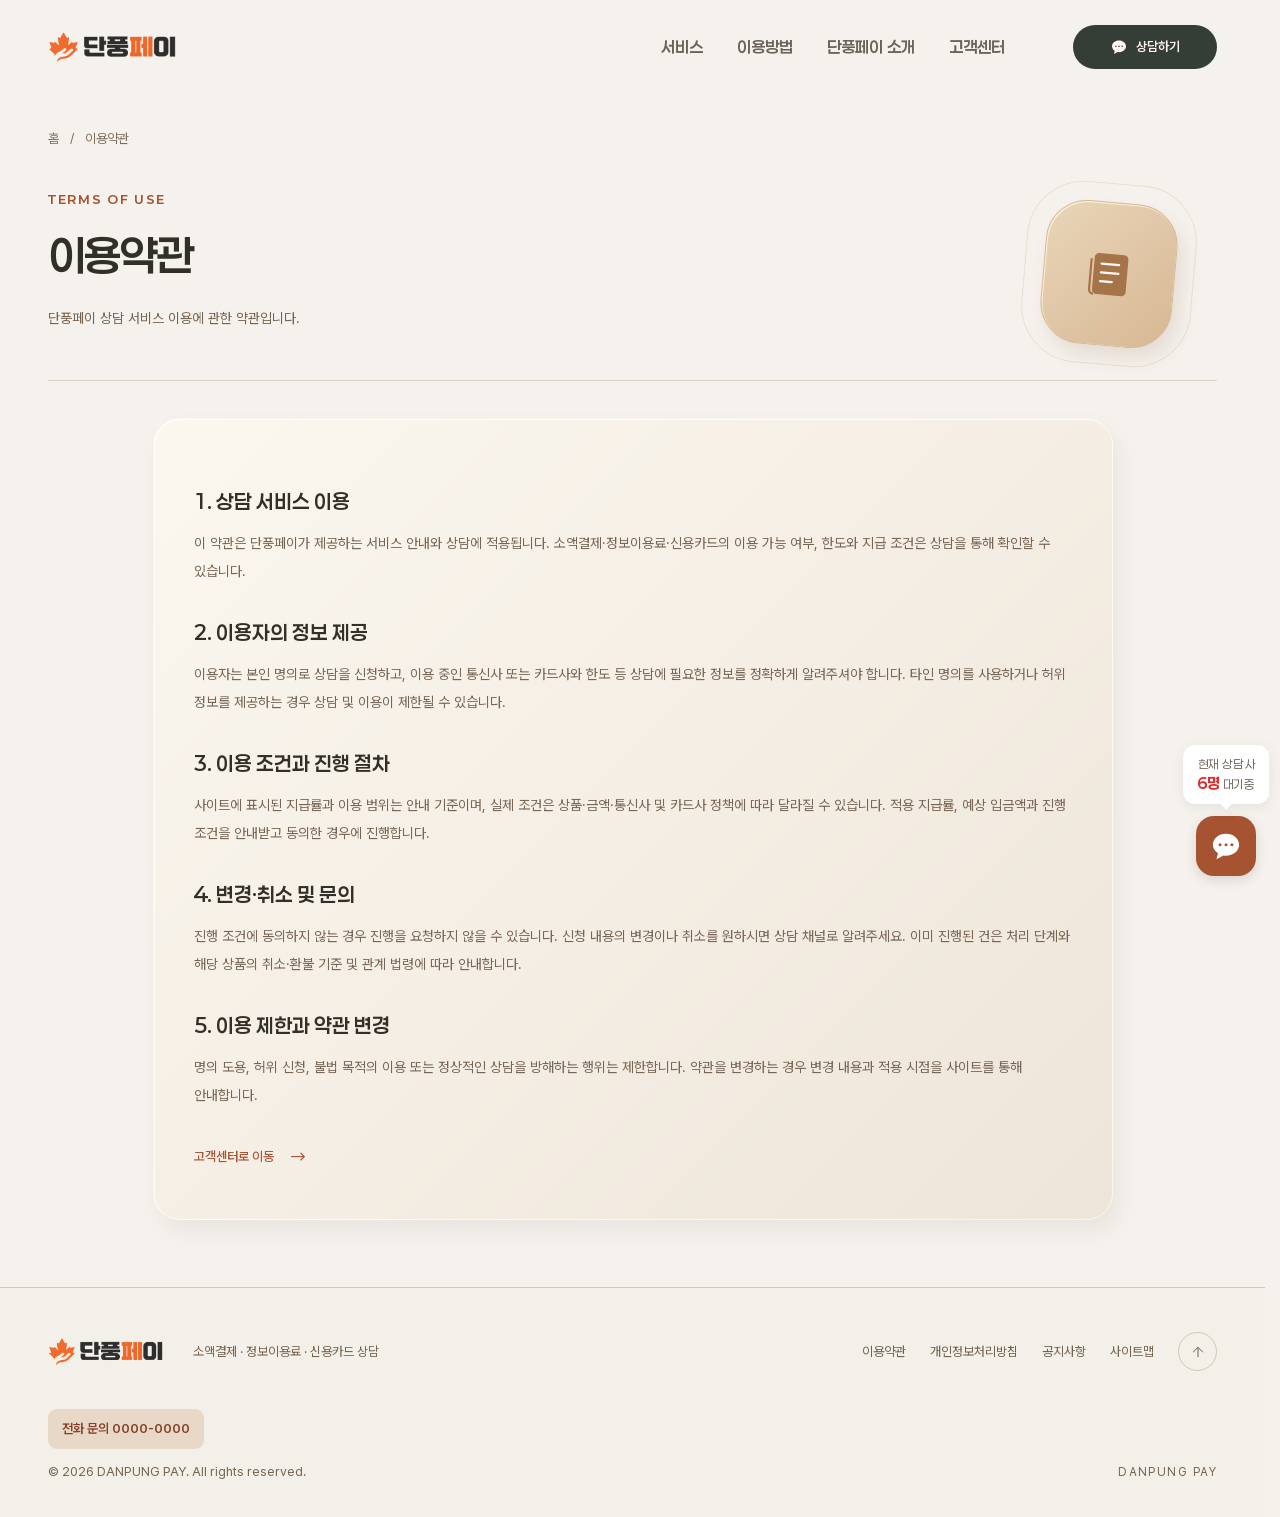
<file: terms.html>
<!doctype html>
<html lang="ko">
  <head>
    <meta charset="utf-8" />
    <meta name="viewport" content="width=device-width, initial-scale=1" />
    <meta name="theme-color" content="#f5f2ee" />
    <title>이용약관 | 단풍페이</title>
    <meta
      name="description"
      content="단풍페이 상담 서비스의 이용 조건, 정보 제공, 진행 절차와 이용 제한에 관한 약관입니다."
    />
    <meta property="og:type" content="website" />
    <meta property="og:locale" content="ko_KR" />
    <meta property="og:site_name" content="단풍페이" />
    <meta property="og:title" content="이용약관 | 단풍페이" />
    <meta
      property="og:description"
      content="단풍페이 상담 서비스의 이용 조건, 정보 제공, 진행 절차와 이용 제한에 관한 약관입니다."
    />
    <link rel="icon" href="favicon.ico?v=6b39e8e24bb1" sizes="16x16 32x32 48x48" type="image/x-icon" />
    <link
      rel="preload"
      href="fonts/pretendard-variable.woff2"
      as="font"
      type="font/woff2"
      crossorigin
    />
    <link
      rel="preload"
      href="fonts/paperlogy-semibold.ttf"
      as="font"
      type="font/ttf"
      crossorigin
    />
    <link rel="stylesheet" href="assets/css/site.css?v=20260929-contact-fallback" />
    <link rel="stylesheet" href="assets/css/pages.css?v=20260924-background" />
    <link rel="stylesheet" href="assets/css/motion.css" />
    <script src="assets/js/motion.js?v=58e4818c9d5d"></script>
    <script src="assets/js/site-config.js?v=20260929-contact-fallback" defer></script>
    <script src="assets/js/site.js?v=20260929-contact-fallback" defer></script>
    <!-- SEO:START -->
    <meta name="robots" content="noindex,follow" />
    <link rel="canonical" href="https://xn--2o2b2zi18b9qd.com/terms.html" />
    <meta property="og:url" content="https://xn--2o2b2zi18b9qd.com/terms.html" />
    <!-- SEO:END -->
  </head>
  <body id="top" class="inner-page">
    <a class="skip-link" href="#main">본문 바로가기</a>
    <header class="site-header">
      <div class="header-inner wrap">
        <a class="brand" href="./" aria-label="단풍페이 홈">
          <img class="brand-logo" src="assets/images/logo.png?v=6795f80a1f09" width="1600" height="400" alt="단풍페이" decoding="async" />
        </a>
        <nav class="desktop-nav" aria-label="주 메뉴">
          <a href="service.html">서비스</a>
          <a href="guide.html">이용방법</a>
          <a href="about.html">단풍페이 소개</a>
          <a href="faq.html">고객센터</a>
        </nav>
        <div class="header-actions">
          <button class="button button-dark" type="button" data-contact="choice" aria-haspopup="dialog" aria-controls="contact-dialog">
            <svg class="icon" aria-hidden="true" focusable="false">
              <use href="assets/icons/brand-sprite.svg#icon-chat"></use>
            </svg>
            <span>상담하기</span>
          </button>
        </div>
        <button
          class="menu-toggle"
          type="button"
          aria-label="메뉴 열기"
          aria-expanded="false"
          aria-controls="mobile-navigation"
        >
          <svg class="icon" aria-hidden="true" focusable="false">
            <use href="assets/icons/lucide-sprite.svg#icon-menu"></use>
          </svg>
        </button>
      </div>
      <nav
        class="mobile-nav wrap"
        id="mobile-navigation"
        aria-label="모바일 메뉴"
        hidden
      >
        <a href="./">
          홈
          <svg class="icon" aria-hidden="true" focusable="false">
            <use href="assets/icons/brand-sprite.svg#icon-arrow-up-right"></use>
          </svg>
        </a>
        <a href="service.html">
          서비스
          <svg class="icon" aria-hidden="true" focusable="false">
            <use href="assets/icons/brand-sprite.svg#icon-arrow-up-right"></use>
          </svg>
        </a>
        <a href="guide.html">
          이용방법
          <svg class="icon" aria-hidden="true" focusable="false">
            <use href="assets/icons/brand-sprite.svg#icon-arrow-up-right"></use>
          </svg>
        </a>
        <a href="about.html">
          단풍페이 소개
          <svg class="icon" aria-hidden="true" focusable="false">
            <use href="assets/icons/brand-sprite.svg#icon-arrow-up-right"></use>
          </svg>
        </a>
        <a href="faq.html">
          고객센터
          <svg class="icon" aria-hidden="true" focusable="false">
            <use href="assets/icons/brand-sprite.svg#icon-arrow-up-right"></use>
          </svg>
        </a>
        <div class="mobile-nav-actions">
          <button
            class="button button-primary"
            type="button"
            data-contact="kakao"
          >
            <svg class="icon" aria-hidden="true" focusable="false">
              <use href="assets/icons/brand-sprite.svg#icon-chat"></use>
            </svg>
            <span>카카오톡 상담</span>
          </button>
          <a
            class="button button-light"
            data-contact="phone"
           href="#contact-dialog">
            <svg class="icon" aria-hidden="true" focusable="false">
              <use href="assets/icons/lucide-sprite.svg#icon-phone"></use>
            </svg>
            <span>전화 문의</span>
          </a>
        </div>
      </nav>
    </header>
    <main id="main">
      <section class="page-intro">
        <div class="wrap">
          <nav class="breadcrumb" aria-label="현재 위치">
            <a href="./">홈</a>
            <span aria-hidden="true">/</span>
            <span aria-current="page">이용약관</span>
          </nav>
          <p class="eyebrow">TERMS OF USE</p>
          <h1>이용약관</h1>
          <p class="intro-description">
            단풍페이 상담 서비스 이용에 관한 약관입니다.
          </p>
        </div>
        <div class="page-emblem" aria-hidden="true">
          <svg class="icon" aria-hidden="true" focusable="false">
            <use href="assets/icons/brand-sprite.svg#icon-guide"></use>
          </svg>
        </div>
      </section>
      <article class="wrap legal-content">
        <h2>1. 상담 서비스 이용</h2>
        <p>이 약관은 단풍페이가 제공하는 서비스 안내와 상담에 적용됩니다. 소액결제·정보이용료·신용카드의 이용 가능 여부, 한도와 지급 조건은 상담을 통해 확인할 수 있습니다.</p>
        <h2>2. 이용자의 정보 제공</h2>
        <p>이용자는 본인 명의로 상담을 신청하고, 이용 중인 통신사 또는 카드사와 한도 등 상담에 필요한 정보를 정확하게 알려주셔야 합니다. 타인 명의를 사용하거나 허위 정보를 제공하는 경우 상담 및 이용이 제한될 수 있습니다.</p>
        <h2>3. 이용 조건과 진행 절차</h2>
        <p>사이트에 표시된 지급률과 이용 범위는 안내 기준이며, 실제 조건은 상품·금액·통신사 및 카드사 정책에 따라 달라질 수 있습니다. 적용 지급률, 예상 입금액과 진행 조건을 안내받고 동의한 경우에 진행합니다.</p>
        <h2>4. 변경·취소 및 문의</h2>
        <p>진행 조건에 동의하지 않는 경우 진행을 요청하지 않을 수 있습니다. 신청 내용의 변경이나 취소를 원하시면 상담 채널로 알려주세요. 이미 진행된 건은 처리 단계와 해당 상품의 취소·환불 기준 및 관계 법령에 따라 안내합니다.</p>
        <h2>5. 이용 제한과 약관 변경</h2>
        <p>명의 도용, 허위 신청, 불법 목적의 이용 또는 정상적인 상담을 방해하는 행위는 제한합니다. 약관을 변경하는 경우 변경 내용과 적용 시점을 사이트를 통해 안내합니다.</p>
        <a class="detail-link" href="faq.html">고객센터로 이동 <span aria-hidden="true">⟶</span></a>
      </article>
    </main>
    <footer class="site-footer">
      <div class="wrap footer-inner">
        <div class="footer-brand-block">
          <a class="brand" href="./" aria-label="단풍페이 홈">
            <img class="brand-logo" src="assets/images/logo.png?v=6795f80a1f09" width="1600" height="400" alt="단풍페이" loading="lazy" decoding="async" />
          </a>
          <p>소액결제 · 정보이용료 · 신용카드 상담</p>
        </div>
        <nav aria-label="하단 메뉴">
          <a href="terms.html">이용약관</a>
          <a href="privacy.html">개인정보처리방침</a>
          <a href="notice.html">공지사항</a>
          <a href="sitemap.html">사이트맵</a>
          <a class="top-link" href="#top" aria-label="페이지 맨 위로">
            <svg class="icon" aria-hidden="true" focusable="false">
              <use href="assets/icons/lucide-sprite.svg#icon-arrow-up"></use>
            </svg>
          </a>
        </nav>
        <div class="footer-meta">
          <p class="business-info" data-business hidden></p>
          <small>
            ©
            <span data-year>2026</span>
            DANPUNG PAY. All rights reserved.
          </small>
          <span>DANPUNG PAY</span>
        </div>
      </div>
    </footer>
    <button class="button button-primary floating-contact" type="button" data-contact="choice" aria-haspopup="dialog" aria-controls="contact-dialog" aria-label="상담하기" aria-describedby="floating-contact-status">
      <span class="floating-contact-bubble" id="floating-contact-status">현재 상담사<br /> <strong>6명</strong> 대기중</span>
      <svg class="icon" aria-hidden="true" focusable="false"><use href="assets/icons/brand-sprite.svg#icon-chat"></use></svg>
    </button>
    <dialog
      class="contact-dialog"
      id="contact-dialog"
      aria-labelledby="contact-title"
      aria-describedby="contact-description"
    >
      <button
        type="button"
        class="dialog-close"
        aria-label="닫기"
        data-close-dialog
      >
        <svg class="icon" aria-hidden="true" focusable="false">
          <use href="assets/icons/lucide-sprite.svg#icon-x"></use>
        </svg>
      </button>
      <div data-contact-view="choice">
        <p class="eyebrow">DANPUNG PAY</p>
        <h2 id="contact-title" tabindex="-1">상담 문의</h2>
        <p class="contact-description" id="contact-description">편한 상담 방법을 선택해 주세요.</p>
        <div class="contact-channels">
          <a class="contact-channel contact-channel-kakao" href="#contact-dialog" data-kakao-link><svg class="icon" aria-hidden="true" focusable="false"><use href="assets/icons/brand-sprite.svg#icon-chat"></use></svg><span>카카오톡 상담</span><svg class="icon" aria-hidden="true" focusable="false"><use href="assets/icons/brand-sprite.svg#icon-arrow-right"></use></svg></a>
          <a class="contact-channel contact-channel-phone" data-contact-channel="phone" href="#contact-dialog"><svg class="icon" aria-hidden="true" focusable="false"><use href="assets/icons/lucide-sprite.svg#icon-phone"></use></svg><span>전화 문의</span><svg class="icon" aria-hidden="true" focusable="false"><use href="assets/icons/brand-sprite.svg#icon-arrow-right"></use></svg></a>
        </div>
        <p class="contact-status" role="status" hidden></p>
      </div>
    </dialog>
  </body>
</html>
</file>
<file: assets/css/site.css>
@charset "UTF-8";
@font-face {
  font-family: Pretendard;
  src: url("../../fonts/pretendard-variable.woff2") format("woff2");
  font-style: normal;
  font-weight: 100 900;
  font-display: swap;
}
@font-face {
  font-family: Paperlogy;
  src: url("../../fonts/paperlogy-regular.ttf") format("truetype");
  font-style: normal;
  font-weight: 400;
  font-display: swap;
}
@font-face {
  font-family: Paperlogy;
  src: url("../../fonts/paperlogy-medium.ttf") format("truetype");
  font-style: normal;
  font-weight: 500;
  font-display: swap;
}
@font-face {
  font-family: Paperlogy;
  src: url("../../fonts/paperlogy-semibold.ttf") format("truetype");
  font-style: normal;
  font-weight: 600;
  font-display: swap;
}
@font-face {
  font-family: Paperlogy;
  src: url("../../fonts/paperlogy-bold.ttf") format("truetype");
  font-style: normal;
  font-weight: 700;
  font-display: swap;
}
:root {
  --ink: #302f28;
  --muted: #716658;
  --accent: #a65332;
  --accent-dark: #854127;
  --cream: #f2ece3;
  --paper: #fbf7ef;
  --surface: linear-gradient(135deg, #fbf7ef, #eee5d9);
  --line: #ded4c6;
  --dark: #343d36;
  --white: #fffaf2;
  --sans: Pretendard, -apple-system, BlinkMacSystemFont, "Segoe UI", sans-serif;
  --display: Paperlogy, Pretendard, sans-serif;
  /* Readable copy starts at 13px; decorative labels may use 12px. */
  --text-min: 0.8125rem;
  --text-decor: 0.75rem;
  --content: 1240px;
  --radius: 26px;
  --radius-small: 12px;
  --shadow: 7px 12px 22px #705a3e16, inset 1px 1px 1px #fffc;
  --shadow-small: 3px 5px 9px #705a3e1c, inset 1px 1px 1px #fffc;
}
* {
  box-sizing: border-box;
}
html {
  scroll-behavior: smooth;
  scroll-padding-top: 118px;
}
body {
  margin: 0;
  color: var(--ink);
  background:
    radial-gradient(ellipse at 80% 10%, #ede1d28c, transparent 37%),
    var(--cream);
  font: 400 15px/1.7 var(--sans);
  -webkit-font-smoothing: antialiased;
  word-break: keep-all;
  overflow-wrap: break-word;
}
body.modal-open {
  overflow: hidden;
}
button,
input {
  font: inherit;
}
button,
a {
  -webkit-tap-highlight-color: transparent;
  touch-action: manipulation;
}
button {
  border: 0;
  color: inherit;
  cursor: pointer;
}
a {
  color: inherit;
  text-decoration: none;
}
img,
svg {
  display: block;
  max-width: 100%;
}
img {
  height: auto;
}
h1,
h2,
h3,
p,
figure {
  margin: 0;
}
h1,
h2,
h3,
strong {
  font-weight: 600;
}
/* Titles and short item names share the display face; descriptions keep Pretendard. */
h1,
h2,
h3,
h4,
h5,
h6,
dt,
.eyebrow,
.home-eyebrow,
.journey-eyebrow,
.faq-item summary,
.page-tabs a,
.journey-tab,
.filter-buttons button,
.notice-category,
.sitemap-groups strong,
.stage-dock a,
.stage-dock button,
.useful-links-grid a {
  font-family: var(--display);
}
em {
  font-style: normal;
  color: var(--accent);
}
ul,
ol {
  margin: 0;
  padding: 0;
  list-style: none;
}
[hidden] {
  display: none !important;
}
:focus-visible {
  outline: 2px solid var(--accent);
  outline-offset: 5px;
}
::selection {
  background: #dbc2a7;
  color: var(--ink);
}
.wrap {
  width: min(var(--content), calc(100% - 96px));
  margin-inline: auto;
}
.icon {
  width: 24px;
  height: 24px;
  flex: 0 0 auto;
}
.sr-only {
  position: absolute;
  width: 1px;
  height: 1px;
  padding: 0;
  margin: -1px;
  overflow: hidden;
  clip-path: inset(50%);
  white-space: nowrap;
  border: 0;
}
.skip-link {
  position: fixed;
  z-index: 100;
  top: 10px;
  left: 15px;
  transform: translateY(-160%);
  padding: 12px 24px;
  border-radius: 10px;
  background: var(--dark);
  color: var(--white);
}
.skip-link:focus {
  transform: none;
}
.eyebrow {
  font-size: var(--text-decor);
  font-weight: 650;
  letter-spacing: 0.14em;
  line-height: 1.6;
  color: var(--accent);
  margin-bottom: 15px;
}
.chapter {
  display: flex;
  gap: 16px;
  align-items: center;
  color: #97785e;
  font-size: var(--text-decor);
  font-weight: 500;
  letter-spacing: 0.13em;
  margin-bottom: 18px;
  line-height: 1.6;
}
.chapter > span {
  letter-spacing: 0;
  color: var(--accent);
  font-size: var(--text-decor);
  padding-right: 16px;
  border-right: 1px solid #b897775e;
}
.arrow {
  font-size: 22px;
  line-height: 1;
}
.soft-card {
  background: var(--surface);
  border: 1px solid #fff9;
  border-radius: var(--radius);
  box-shadow: var(--shadow);
}
.button {
  display: inline-flex;
  align-items: center;
  justify-content: center;
  gap: 11px;
  min-height: 49px;
  padding: 13px 23px;
  border: 1px solid transparent;
  border-radius: var(--radius-small);
  font-size: 14px;
  font-weight: 600;
  line-height: 1.5;
  transition:
    filter 0.2s,
    color 0.2s,
    border-color 0.2s,
    box-shadow 0.2s,
    background 0.2s;
}
.button .icon {
  width: 19px;
  height: 19px;
}
.button:hover {
  filter: brightness(1.06);
}
.button:active {
  filter: brightness(0.96);
}
.button-primary {
  color: #fff7ed;
  background: linear-gradient(145deg, #c47c53, #a85532);
  border-color: #9d502f;
  box-shadow:
    inset 1px 1px 1px #efb995b3,
    inset -1px -2px 1px #84412640,
    3px 5px 10px #88503228;
  --icon-detail: #b5643d;
}
.button-primary:hover {
  box-shadow:
    inset 1px 1px 1px #efb995b3,
    4px 8px 15px #88503238;
}
.button-dark {
  color: #fff7ed;
  background: linear-gradient(135deg, #4a5147, #303b34);
  border-color: #354035;
  box-shadow:
    inset 1px 1px 1px #fff3,
    3px 5px 9px #3c422c20;
  --icon-detail: #3c463b;
}
.button-light {
  color: #58412d;
  background: linear-gradient(135deg, #fff9ee, #efe2d0);
  border-color: #eedac2;
  box-shadow:
    inset 1px 1px 1px #fff,
    3px 5px 9px #7a3f2226;
  --icon-detail: #f6ebdc;
}
.button-outline {
  color: var(--ink);
  background: transparent;
  border-color: var(--line);
}
.button-plain {
  background: transparent;
  color: var(--muted);
}
.detail-link {
  display: inline-flex;
  align-items: center;
  gap: 15px;
  color: var(--accent);
  font-size: 13px;
  font-weight: 500;
  min-height: 44px;
}
.detail-link .icon {
  width: 18px;
  height: 18px;
  transition: transform 0.2s;
}
.detail-link:hover .icon {
  transform: translateX(3px);
}
.text-button {
  display: block;
  min-height: 44px;
  background: none;
  color: var(--muted);
  text-decoration: underline;
  text-underline-offset: 5px;
  padding: 9px;
}
.round-link {
  display: grid;
  place-items: center;
  width: 45px;
  height: 45px;
  border: 1px solid #d7c7b2;
  border-radius: 50%;
  color: var(--accent);
  transition: background 0.2s;
}
.round-link:hover {
  background: #e8dbc9;
}
.round-link .icon {
  width: 18px;
  height: 18px;
}
/* A quiet horizontal masthead belongs to a consultation website. */
.site-header {
  position: sticky;
  z-index: 40;
  top: 0;
  background: transparent;
  transition: background-color 180ms ease;
}
.site-header.is-scrolled { background: #f2ece3; }
.header-inner {
  min-height: 94px;
  display: flex;
  align-items: center;
  justify-content: space-between;
  gap: 35px;
}
.brand {
  --brand-image-height: 32px;
  position: relative;
  display: inline-flex;
  width: calc(var(--brand-image-height) * 1600 / 400);
  height: var(--brand-image-height);
  flex: 0 0 auto;
  overflow: hidden;
}
/* Display the brand logo at its original aspect ratio. */
.brand-logo {
  display: block;
  width: 100%;
  height: 100%;
  object-fit: contain;
}
.desktop-nav {
  display: flex;
  align-items: center;
  gap: 34px;
  margin-left: auto;
  margin-right: 33px;
}
.desktop-nav a {
  position: relative;
  min-height: 48px;
  display: flex;
  align-items: center;
  font-family: var(--display);
  font-size: 16px;
  font-weight: 600;
  color: #6a6358;
  white-space: nowrap;
}
.desktop-nav a:hover,
.desktop-nav a[aria-current] {
  color: var(--accent);
}
.desktop-nav a[aria-current]::after {
  content: "";
  position: absolute;
  bottom: 1px;
  left: 50%;
  width: 4px;
  height: 4px;
  border-radius: 50%;
  background: var(--accent);
}
.header-actions .button {
  font-size: var(--text-min);
  min-height: 44px;
  min-width: 144px;
  padding: 11px 29px;
  border-radius: 25px;
  gap: 9px;
  border: 0;
  box-shadow: none;
  background: var(--dark);
  filter: none;
}
.header-actions .button:hover,
.header-actions .button:focus-visible { background: #495548; box-shadow: none; }
.header-actions .icon {
  width: 16px;
  height: 16px;
}
.menu-toggle {
  display: none;
  width: 44px;
  height: 44px;
  background: #e8dfd3;
  box-shadow: none;
  border: 0;
  border-radius: 12px;
  padding: 11px;
}
.menu-toggle .icon {
  width: 21px;
  height: 21px;
}
.mobile-nav {
  padding: 13px 0 22px;
  max-height: calc(100dvh - 160px);
  overflow-y: auto;
}
.mobile-nav > a {
  display: flex;
  justify-content: space-between;
  align-items: center;
  padding: 13px 4px;
  border-bottom: 1px solid var(--line);
  font-family: var(--display);
  font-size: 17px;
  font-weight: 600;
}
.mobile-nav > a .icon {
  width: 16px;
  height: 16px;
  color: #9e876d;
}
.mobile-nav > a[aria-current] {
  color: var(--accent);
  font-weight: 600;
}
.mobile-nav-actions {
  display: flex;
  gap: 10px;
  margin-top: 18px;
}
.mobile-nav-actions .button {
  flex: 1;
  gap: 8px;
  padding-inline: 12px;
  border: 0;
  box-shadow: none;
}
.mobile-nav-actions .button-primary { background: #ac5d38; }
.mobile-nav-actions .button-light { background: #e9dfd0; }
.site-footer {
  margin-top: 67px;
  padding: 0 0 34px;
  background: #eae1d42e;
  border-top: 1px solid #d5c9b9;
}
.footer-inner {
  display: flex;
  flex-wrap: wrap;
  align-items: center;
  justify-content: space-between;
  gap: 30px;
  padding-top: 44px;
}
.footer-brand-block {
  display: flex;
  align-items: center;
  gap: 30px;
}
.footer-brand-block .brand {
  --brand-image-height: 28.8px;
}
.footer-brand-block > p {
  font-size: var(--text-min);
  color: #77634e;
}
.site-footer nav {
  display: flex;
  align-items: center;
  gap: 24px;
  font-size: var(--text-min);
  color: #71624f;
}
.site-footer nav a:hover {
  color: var(--accent);
}
.top-link {
  display: grid;
  place-items: center;
  width: 39px;
  height: 39px;
  border: 1px solid #d5c6b4;
  border-radius: 50%;
}
.top-link .icon {
  width: 16px;
  height: 16px;
}
.footer-meta {
  width: 100%;
  display: flex;
  flex-wrap: wrap;
  justify-content: space-between;
  align-items: center;
  gap: 12px;
  color: #76654f;
  font-size: var(--text-min);
  padding-top: 8px;
}
.footer-meta small {
  font-size: var(--text-min);
}
.footer-meta > span {
  letter-spacing: 0.12em;
  font-size: var(--text-decor);
}
.business-info {
  width: 100%;
  line-height: 1.9;
  font-size: var(--text-min);
}
.footer-phone-tag {
  display: inline-flex;
  align-items: center;
  min-height: 40px;
  padding: 7px 14px;
  border-radius: 9px;
  background: #e8d8c7;
  color: var(--accent-dark);
  font-weight: 600;
  transition: background 180ms ease;
}
.footer-phone-tag:hover,
.footer-phone-tag:focus-visible { background: #dfc9b3; }
.button.floating-contact {
  border: 0;
  position: fixed;
  overflow: visible;
  right: max(24px, env(safe-area-inset-right));
  bottom: calc(24px + env(safe-area-inset-bottom));
  z-index: 90;
  width: 60px;
  height: 60px;
  min-height: 60px;
  padding: 0;
  gap: 0;
  border-radius: 18px;
  color: #fff;
  background: var(--accent);
  --icon-detail: var(--accent);
  box-shadow: 0 4px 12px #30282024;
}
.button.floating-contact::before {
  content: none;
}
.button.floating-contact:hover,
.button.floating-contact:active {
  filter: none;
  background: var(--accent-dark);
  --icon-detail: var(--accent-dark);
  box-shadow: 0 4px 12px #30282024;
}
.floating-contact .icon {
  width: 30px;
  height: 30px;
}
.button.floating-contact:hover > .icon:last-child,
.button.floating-contact:focus-visible > .icon {
  scale: 1;
  translate: 0 -3px;
}
@keyframes contact-bubble-float {
  0%, 4.8%, 95.2%, 100% { transform: translateY(0); }
  45.2%, 54.8% { transform: translateY(-6px); }
}
@keyframes contact-count-color {
  0%, 100% { color: #dc3030; }
  50% { color: #ed7a24; }
}
.floating-contact-bubble {
  position: absolute;
  left: 50%;
  width: max-content;
  translate: -50% 0;
  bottom: calc(100% + 12px);
  padding: 10px 14px;
  border: 0;
  border-radius: 12px;
  color: #71685e;
  background: #fff;
  filter: drop-shadow(0 3px 6px #30282014);
  font-family: var(--display);
  font-size: 12px;
  font-weight: 400;
  line-height: 1.5;
  letter-spacing: -0.02em;
  white-space: nowrap;
  text-align: center;
  animation: contact-bubble-float 3.333333s ease-in-out infinite;
}
.floating-contact-bubble::after {
  content: "";
  position: absolute;
  left: 50%;
  bottom: -4px;
  width: 8px;
  height: 8px;
  background: #fff;
  transform: translateX(-50%) rotate(45deg);
}
.floating-contact-bubble strong {
  color: #dc3030;
  font-size: 15px;
  font-weight: 700;
  line-height: 1.4;
  animation: contact-count-color 3s ease-in-out infinite;
}
@media (max-width: 600px) {
  .button.floating-contact {
    right: max(24px, env(safe-area-inset-right));
    bottom: calc(16px + env(safe-area-inset-bottom));
    width: 52px;
    height: 52px;
    min-height: 52px;
    border-radius: 16px;
  }
  .floating-contact .icon {
    width: 26px;
    height: 26px;
  }
}
@media print {
  .button.floating-contact { display: none; }
}
.contact-dialog {
  width: min(460px, calc(100% - 36px));
  max-height: calc(100dvh - 48px);
  margin: auto;
  padding: 40px 32px 32px;
  color: var(--ink);
  background: #fffcf7;
  border: 0;
  border-radius: 24px;
  box-shadow: 0 25px 80px #34261845;
}
.contact-dialog::backdrop {
  background: #30282080;
  backdrop-filter: blur(5px);
}
.dialog-close {
  position: absolute;
  top: 15px;
  right: 15px;
  display: grid;
  place-items: center;
  width: 36px;
  height: 36px;
  border-radius: 50%;
  color: var(--muted);
  background: transparent;
}
.dialog-close .icon {
  width: 22px;
  height: 22px;
}
.dialog-close:hover { background: #efe7dc; }
.contact-dialog .eyebrow { margin-bottom: 12px; }
.contact-dialog [hidden] { display: none !important; }
.contact-dialog h2 {
  font: 600 24px/1.45 var(--display);
  letter-spacing: -0.04em;
  margin-bottom: 12px;
}
.contact-dialog h2:focus { outline: none; }
.contact-description {
  font-size: 14px;
  line-height: 1.85;
  color: var(--muted);
}
.contact-channels { display: grid; gap: 10px; margin-top: 26px; }
.contact-channel { display: flex; align-items: center; gap: 12px; min-height: 58px; padding: 15px 18px; border-radius: 14px; border: 0; font-size: 15px; font-weight: 600; text-align: left; transition: background 180ms; }
.contact-channel > .icon { width: 23px; height: 23px; flex: 0 0 auto; }
.contact-channel > .icon:last-child { width: 17px; height: 17px; margin-left: auto; }
.contact-channel-kakao { color: #352b18; background: #fee500; }
.contact-channel-kakao:hover { background: #f0d900; }
.contact-channel-phone { color: #454b40; background: #eee6db; }
.contact-channel-phone:hover { background: #e3d8ca; }
.contact-status { margin-top: 16px; font-family: var(--display); font-size: 13px; line-height: 1.7; color: var(--muted); white-space: pre-line; font-variant-numeric: tabular-nums; }
.contact-status-seconds { color: #dc3030; font-size: 15px; font-weight: 500; }
.contact-status:not([hidden]) { animation: contact-status-in 320ms ease-out both; }
@keyframes contact-status-in {
  from { opacity: 0; transform: translateY(5px); }
  to { opacity: 1; transform: translateY(0); }
}
.contact-dialog.contact-dialog-phone { width: min(380px, calc(100% - 36px)); padding: 52px 24px 32px; border-radius: 18px; }
.contact-phone-notice { text-align: center; }
.contact-phone-notice h2 { font-size: 17px; line-height: 1.6; margin-bottom: 8px; }
.contact-phone-notice .contact-status { margin-top: 0; font-size: 14px; }
.contact-phone-notice .contact-status-seconds { font-size: 16px; }
.contact-phone-view { text-align: center; }
.contact-countdown { display: flex; align-items: baseline; justify-content: center; gap: 9px; margin-top: 20px; color: var(--accent); }
.contact-countdown strong { font: 600 42px/1.1 var(--display); font-variant-numeric: tabular-nums; }
.contact-countdown span { font-size: 14px; }
.faq-item {
  border-top: 1px solid #d9cdbb;
}
.faq-item summary {
  display: flex;
  align-items: center;
  gap: 15px;
  padding: 23px 0;
  cursor: pointer;
  font-size: 15px;
  list-style: none;
}
.faq-item summary::-webkit-details-marker {
  display: none;
}
.faq-item summary::marker {
  content: "";
}
.faq-plus {
  position: relative;
  flex: 0 0 auto;
  width: 11px;
  height: 11px;
  margin-left: auto;
  color: #947859;
}
.faq-plus::before,
.faq-plus::after {
  content: "";
  position: absolute;
  width: 11px;
  height: 1px;
  top: 5px;
  left: 0;
  background: currentColor;
  transition: transform 0.2s;
}
.faq-plus::after {
  transform: rotate(90deg);
}
.faq-item[open] .faq-plus::after {
  transform: none;
}
.faq-item[open] summary {
  color: var(--accent);
}
.faq-answer {
  padding: 0 20px 23px 0;
  color: var(--muted);
  font-size: 14px;
  line-height: 1.9;
}
@media (max-width: 1199px) {
  .wrap {
    width: calc(100% - 72px);
  }
  .header-inner {
    gap: 24px;
  }
  .desktop-nav {
    gap: 24px;
    margin-right: 10px;
  }
  .desktop-nav a {
    font-size: 15px;
  }
  .footer-brand-block {
    gap: 20px;
  }
  .footer-brand-block > p {
    font-size: var(--text-min);
  }
  .site-footer nav {
    gap: 20px;
  }
}
@media (max-width: 899px) {
  .wrap {
    width: calc(100% - 48px);
  }
  .header-inner {
    min-height: 83px;
    gap: 18px;
  }
  .desktop-nav {
    display: none;
  }
  .header-actions {
    margin-left: auto;
  }
  .menu-toggle {
    display: block;
  }
  .footer-brand-block {
    width: 100%;
  }
  .footer-inner {
    gap: 24px;
  }
  .footer-meta {
    padding-top: 0;
  }
}
@media (max-width: 599px) {
  html {
    scroll-padding-top: 100px;
  }
  .wrap {
    width: calc(100% - 40px);
  }
  .header-inner {
    min-height: 76px;
  }
  .header-actions {
    display: none;
  }
  .menu-toggle {
    margin-left: auto;
  }
  .brand {
    --brand-image-height: 28.8px;
  }
  .site-footer {
    margin-top: 43px;
    padding-bottom: 25px;
  }
  .footer-inner {
    padding-top: 30px;
    gap: 24px;
  }
  .footer-brand-block {
    display: block;
  }
  .footer-brand-block > p {
    font-size: var(--text-min);
    margin-top: 13px;
  }
  .site-footer nav {
    width: 100%;
    flex-wrap: wrap;
    gap: 14px 20px;
    font-size: var(--text-min);
  }
  .top-link {
    margin-left: auto;
    width: 34px;
    height: 34px;
  }
  .footer-meta {
    gap: 8px;
  }
  .footer-meta > span {
    display: none;
  }
  .contact-dialog {
    padding: 38px 25px 25px;
  }
  .contact-dialog h2 {
    font-size: 22px;
  }
  .contact-dialog .eyebrow {
    font-size: var(--text-decor);
  }
}
@media (prefers-reduced-motion: reduce) {
  html {
    scroll-behavior: auto;
  }
  *,
  *::before,
  *::after {
    transition: none !important;
    animation: none !important;
  }
}
</file>
<file: assets/css/home.css>
/* Bench5: four cards, circular step tabs, a maple symbol, then a compact link ribbon. */
.home-services,
.journey-inner,
.home-contact,
.useful-links { max-width: 1120px; }
.home-services { position: relative; padding: 12px 0 68px; }
.home-heading { text-align: center; margin-bottom: 35px; }
.home-eyebrow,
.journey-eyebrow { color: #a16c49; font-size: var(--text-decor); font-weight: 650; letter-spacing: 0.13em; }
.home-heading h2,
.home-contact h2 { margin-top: 10px; font: 600 32px/1.45 var(--display); letter-spacing: -0.05em; }
.home-heading > p:last-child:not(.home-eyebrow) { margin-top: 13px; color: #7a6c5d; font-size: 14px; line-height: 1.85; }
.overview-cards { display: grid; grid-template-columns: repeat(4, minmax(0, 1fr)); gap: 20px; }
.overview-card {
  --overview-padding-x: 22px;
  display: flex;
  flex-direction: column;
  align-items: center;
  min-width: 0;
  padding: 30px var(--overview-padding-x) 0;
  text-align: center;
  background: linear-gradient(145deg, #ffffff, #fdfcf9);
  border: 0;
  border-radius: 8px 26px 26px 26px;
  box-shadow: 0 0 22px #785a3615;
  transition: box-shadow 0.25s;
}
.overview-card:hover { box-shadow: 0 0 22px #785a3623; }
.overview-icon {
  display: grid;
  place-items: center;
  width: 55px;
  height: 58px;
  margin-bottom: 20px;
  color: #fff3e3;
  border-radius: 17px;
  background: linear-gradient(140deg, #dcab7b, #b66a40);
  box-shadow: inset 1px 1px 1px #fff9, 3px 4px 6px #9863412b;
}
.overview-icon .icon { width: 29px; height: 29px; }
.overview-card-content .overview-icon { background: linear-gradient(140deg, #bbb38e, #8e8562); }
.overview-card-card .overview-icon { background: linear-gradient(140deg, #dca58b, #b66a50); }
.overview-card-policy .overview-icon { background: linear-gradient(140deg, #a5b09a, #737f69); }
.overview-card h3 { font-size: 18px; font-weight: 600; letter-spacing: -0.03em; }
.overview-rate { display: flex; flex-direction: column; align-items: center; justify-content: center; gap: 8px; min-height: 108px; margin-top: 16px; color: #a94438; }
.overview-rate > span { color: #8a7562; font-size: 13px; }
.overview-rate > strong { font-size: 56px; font-weight: 700; line-height: 1.1; letter-spacing: -0.055em; font-variant-numeric: lining-nums tabular-nums; }
.overview-rate small { font-size: 24px; margin-left: 4px; font-weight: 600; letter-spacing: -0.025em; }
.overview-rate > .policy-rate { display: flex; align-items: center; min-height: 62px; font-size: 28px; font-weight: 600; letter-spacing: -0.04em; color: #748064; }
.overview-description { margin-top: 8px; margin-bottom: 24px; font-size: 14px; line-height: 1.85; color: #7a6b5a; }
.overview-description strong { color: #a94438; font-weight: 500; }
.overview-more {
  display: flex;
  align-items: center;
  justify-content: center;
  flex-shrink: 0;
  gap: 8px;
  width: calc(100% + var(--overview-padding-x) * 2);
  min-height: 48px;
  margin: auto calc(-1 * var(--overview-padding-x)) 0;
  padding: 13px 16px;
  border-bottom-left-radius: inherit;
  border-bottom-right-radius: inherit;
  background: #f0e8dd;
  box-shadow: inset 0 3px 6px #795a3826, inset 0 -1px 0 #fff9;
  font-family: 'Paperlogy';
  font-size: 13px;
  font-weight: 600;
  color: #895332;
  transition: background-color 0.2s, box-shadow 0.2s;
}
.overview-card:hover .overview-more,
.overview-card:focus-visible .overview-more {
  background: #e9dccd;
  box-shadow: inset 0 4px 8px #795a3833, inset 0 -1px 0 #fff9;
}
.overview-more .icon { width: 14px; height: 14px; }
.overview-note { max-width: 940px; margin: 23px auto 0; color: #837361; font-size: 13px; line-height: 1.85; text-align: center; }
.home-journey { padding: 60px 0 68px; background: linear-gradient(180deg, #fcfbf8, #fcfaf780 45%, #fbf8f14d); }
.home-journey .home-heading { margin-bottom: 27px; }
.journey-tabs { --journey-gap: 28px; --journey-circle: 59px; display: grid; grid-template-columns: repeat(4, minmax(0, 1fr)); gap: var(--journey-gap); width: min(620px, 100%); margin-inline: auto; }
.journey-tab { position: relative; display: flex; flex-direction: column; align-items: center; gap: 12px; min-width: 0; padding: 9px 0; color: #857260; background: none; font-size: 14px; }
.journey-connector { position: absolute; pointer-events: none; left: calc(50% + var(--journey-circle) / 2 + 18px); top: calc(9px + var(--journey-circle) / 2 - 3px); width: calc(100% + var(--journey-gap) - var(--journey-circle) - 36px); height: 6px; background: radial-gradient(circle, #b2a18b99 1px, transparent 1.3px) center / 10px 6px repeat-x; }
.journey-panels { display: grid; min-width: 0; align-self: center; }
.journey-panel { min-width: 0; }
.journey-panels > .journey-panel { grid-area: 1 / 1; margin-top: 0; }
/* Reserve the tallest slide's space; hidden slides stay invisible and inert. */
.journey-enhanced .journey-panel[hidden] { display: block !important; visibility: hidden; pointer-events: none; }
.journey-tab-icon {
  display: grid;
  place-items: center;
  width: 59px;
  height: 59px;
  border: 0;
  border-radius: 50%;
  color: #9c876f;
  background: linear-gradient(135deg, #fffdf8, #eee5d8);
  box-shadow: 0 0 0 2px #b67b4920, 0 5px 12px #90705010, inset 1px 1px 1px #fff;
  transition: background 0.2s, color 0.2s;
}
.journey-tab-icon .icon { width: 24px; height: 24px; }
.journey-tab[aria-selected="true"] { color: #8f4f30; font-weight: 600; }
.journey-tab[aria-selected="true"] .journey-tab-icon { color: #fff8e9; background: linear-gradient(140deg, #d99a62, #aa5936); box-shadow: 0 0 19px #d2955a61, 0 0 34px #d2955a26, inset 1px 1px 1px #f7d3a7; }
.journey-tab-icon { transition: color 650ms, box-shadow 850ms; }
.journey-layout { display: grid; grid-template-columns: minmax(0, 1fr) minmax(0, 1.06fr) minmax(0, 1fr); align-items: center; gap: 48px; min-height: 330px; margin-top: 42px; }
.journey-eyebrow { font-size: var(--text-decor); line-height: 1.8; letter-spacing: 0.075em; }
.journey-copy h3 { margin-top: 12px; font: 600 29px/1.5 var(--display); letter-spacing: -0.05em; }
.journey-copy > p:last-child { margin-top: 16px; color: #7a6b5b; font-size: 14px; line-height: 1.9; }
.journey-visual { position: relative; width: 100%; max-width: 310px; justify-self: center; }
.journey-picture { position: relative; display: grid; place-items: center; width: 100%; aspect-ratio: 1; overflow: hidden; border-radius: 26px; background: none; border: 0; box-shadow: none; }
.journey-picture img { width: 92%; max-width: 100%; height: 92%; object-fit: contain; }
.journey-picture img.journey-consultation-image { width: 86%; height: 86%; }
.journey-next { position: absolute; bottom: -13px; right: -13px; display: grid; place-items: center; width: 48px; height: 48px; border: 3px solid #f7f1e8; border-radius: 50%; color: #fff8ee; background: #ad633e; box-shadow: 3px 5px 10px #75533424; transition: background 0.2s; }
.journey-next:hover { background: #8d4c2e; }
.journey-next .icon { width: 21px; height: 21px; }
.journey-detail h4 { margin: 0 0 15px; font-size: 17px; font-weight: 600; }
.journey-detail li { position: relative; padding-left: 13px; color: #756751; font-size: 14px; line-height: 1.8; }
.journey-detail li + li { margin-top: 9px; }
.journey-detail li::before { content: ""; position: absolute; top: 11px; left: 0; width: 4px; height: 4px; border-radius: 50%; background: #ac825e; }
.journey-detail > p { margin-top: 18px; font-size: 13px; line-height: 1.85; color: #8d7b66; }
.journey-detail .detail-link { margin-top: 20px; font-size: 13px; gap: 9px; }
.journey-detail .detail-link .icon { width: 17px; height: 17px; }
.home-contact { padding: 86px 0 73px; text-align: center; }
.contact-symbol { width: 160px; margin: 0 auto 24px; }
.contact-symbol img { display: block; width: 100%; height: auto; }
.contact-phone-glow { position: absolute; inset: 35px 0 0; border-radius: 50%; background: radial-gradient(ellipse, #edbd7452, #edbd741c 48%, transparent 70%); }
.contact-phone-stage { position: absolute; inset: 0; overflow: hidden; mask-image: linear-gradient(#000 0 82%, transparent 100%); -webkit-mask-image: linear-gradient(#000 0 82%, transparent 100%); }
.contact-device { position: relative; width: var(--contact-phone-width); aspect-ratio: 876 / 1795; margin: 0 auto; transform-origin: center 80%; }
.contact-device-image { display: block; width: 100%; height: 100%; object-fit: contain; filter: grayscale(1) brightness(1.035) drop-shadow(0 12px 14px #493a2c24); }
.contact-lock-clock { position: absolute; top: 15%; left: 12%; right: 12%; display: flex; flex-direction: column; align-items: center; gap: 4px; color: #3d3932; }
.contact-lock-clock > span { font-size: 56px; font-weight: 600; line-height: 1.1; letter-spacing: -0.055em; font-variant-numeric: tabular-nums; }
.contact-lock-clock > small { font-size: 12px; color: #8c8070; }
.contact-bank-notification { position: absolute; top: 30%; left: 17%; right: 17%; padding: 16px; border: 1px solid #fff; border-radius: 20px; text-align: left; background: #ffffffed; box-shadow: 0 8px 20px #5f4b3320, inset 0 1px 0 #fff; }
.contact-bank-heading { display: flex; align-items: center; gap: 6px; color: #37332d; }
.contact-bank-mark { display: grid; place-items: center; flex: 0 0 28px; height: 28px; border-radius: 8px; background: #ffe300; color: #27221d; font-size: 19px; font-weight: 800; line-height: 1; }
.contact-bank-heading > strong { font-size: 13px; font-weight: 600; }
.contact-bank-now { margin-left: auto; font-size: 11px; color: #9d948a; }
.contact-bank-body { padding-top: 11px; }
.contact-deposit-label { display: block; color: #716658; font-size: 13px; }
.contact-deposit-amount { display: block; margin-top: 1px; color: #302f28; font-size: 30px; line-height: 1.45; letter-spacing: -0.05em; font-variant-numeric: tabular-nums; white-space: nowrap; }
.contact-deposit-amount > span { margin-left: 3px; font-size: 13px; font-weight: 500; }
.contact-bank-body > p { margin-top: 3px; color: #8b7a66; font-size: 13px; }
.contact-device-brand { position: absolute; top: 60%; left: 50%; display: block; width: 32%; max-width: 100px; height: auto; transform: translateX(-50%); }
.contact-deposit.is-animated .contact-device { animation: contact-phone-rise .95s cubic-bezier(.2,.75,.2,1) .4s both paused; }
.contact-deposit.is-animated .contact-bank-notification { animation: contact-notification-in .65s cubic-bezier(.16,1,.3,1) .95s both paused; }
.contact-deposit.is-animated .contact-deposit-amount { animation: contact-amount-in .5s ease-out 1.35s both paused; }
.contact-deposit.is-playing .contact-device,
.contact-deposit.is-playing .contact-bank-notification,
.contact-deposit.is-playing .contact-deposit-amount { animation-play-state: running; }
@keyframes contact-phone-rise {
  from { opacity: 0; transform: translateY(60%); }
  35% { opacity: 1; }
  to { opacity: 1; transform: translateY(0); }
}
@keyframes contact-notification-in { from { opacity: 0; transform: translateY(-18px) scale(.94); } to { opacity: 1; transform: translateY(0) scale(1); } }
@keyframes contact-amount-in { from { opacity: 0; transform: translateY(7px); } to { opacity: 1; transform: translateY(0); } }
@media (prefers-reduced-motion: reduce) {
  .contact-deposit.is-animated .contact-device,
  .contact-deposit.is-animated .contact-bank-notification,
  .contact-deposit.is-animated .contact-deposit-amount { animation: none; }
}
.home-contact h2 { font-size: 29px; }
.home-contact-description { margin-top: 17px; color: #7c6a58; font-size: 14px; line-height: 1.9; }
.home-contact-actions { display: flex; flex-direction: column; align-items: center; gap: 16px; margin-top: 24px; }
.home-contact-actions .button { min-height: 46px; border-radius: 30px; padding: 12px 22px; font-size: 14px; }
.home-contact-actions .button .icon { width: 18px; height: 18px; }
.contact-phone { display: inline-flex; align-items: center; gap: 7px; padding: 4px 10px; font-family: var(--display); font-size: 15px; font-weight: 500; color: #a85532; background: none; }
.contact-phone .icon { width: 17px; height: 17px; }
.useful-links { position: relative; margin-top: 24px; padding: 27px 20px 19px; border-radius: 25px 25px 12px 12px; background: linear-gradient(100deg, #e5e7dc, #efe1d6); }
.useful-links h2 { position: absolute; top: -18px; left: 50%; transform: translateX(-50%); padding: 7px 22px; border-radius: 0 0 22px 22px; background: var(--cream); white-space: nowrap; font-size: 14px; font-weight: 600; }
.useful-links-grid { display: grid; grid-template-columns: repeat(4, minmax(0, 1fr)); }
.useful-links-grid a { display: flex; align-items: center; justify-content: center; gap: 10px; min-height: 49px; font-size: 14px; }
.useful-links-grid a + a { border-left: 1px solid #cabbab7a; }
.useful-links-grid a > .icon:first-child { width: 23px; height: 23px; color: #9c7451; }
.useful-links-grid a > .icon:last-child { width: 13px; height: 13px; margin-left: 7px; color: #a08871; }
.useful-links-grid a:hover { color: var(--accent); }
@media (max-width: 1199px) {
  .overview-cards { gap: 16px; }
  .overview-card { --overview-padding-x: 17px; padding-top: 26px; }
  .overview-card h3 { font-size: 17px; }
  .journey-layout { gap: 35px; }
  .journey-copy h3 { font-size: 26px; }
  .journey-detail h4 { font-size: 16px; }
  .journey-detail li { font-size: 13px; }
}
@media (max-width: 899px) {
  .home-services { padding-bottom: 54px; }
  .overview-cards { grid-template-columns: repeat(2, minmax(0, 1fr)); gap: 20px; }
  .overview-card { --overview-padding-x: 27px; padding-top: 27px; }
  .overview-description { max-width: 240px; }
  .home-journey { padding-block: 50px; }
  .journey-layout { grid-template-columns: minmax(0, 1fr) minmax(0, 1fr); gap: 25px 34px; margin-top: 33px; }
  .journey-visual { grid-column: 2; grid-row: 1 / 3; width: calc(100% - 26px); max-width: 300px; }
  .journey-copy { grid-column: 1; }
  .journey-panels { grid-column: 1; }
  .journey-copy h3 { font-size: 28px; }
  .journey-detail h4 { font-size: 16px; }
  .journey-detail > p { margin-top: 12px; }
  .home-contact { padding-block: 68px; }
  .useful-links { padding-inline: 12px; }
  .useful-links-grid a { gap: 7px; font-size: 13px; }
  .useful-links-grid a > .icon:last-child { margin-left: 1px; }
}
@media (max-width: 599px) {
  .home-services { padding-top: 13px; padding-bottom: 42px; }
  .home-heading { margin-bottom: 26px; }
  .home-heading h2 { font-size: 27px; }
  .home-heading > p:last-child:not(.home-eyebrow) { font-size: 14px; }
  .home-eyebrow { letter-spacing: 0.08em; }
  .overview-cards { gap: 13px; }
  .overview-card { --overview-padding-x: 15px; padding-top: 23px; border-radius: 6px 22px 22px 22px; }
  .overview-icon { width: 45px; height: 49px; margin-bottom: 16px; border-radius: 14px; }
  .overview-icon .icon { width: 25px; height: 25px; }
  .overview-card h3 { font-size: 16px; }
  .overview-rate { min-height: 94px; gap: 7px; margin-top: 13px; }
  .overview-rate > span { font-size: 13px; }
  .overview-rate > strong { font-size: 48px; }
  .overview-rate small { font-size: 21px; }
  .overview-rate > .policy-rate { min-height: 53px; font-size: 24px; }
  .overview-description { margin-top: 8px; margin-bottom: 20px; font-size: 13px; }
  .overview-note { margin-top: 20px; text-align: center; font-size: 13px; }
  .home-journey { padding-block: 42px; }
  .home-journey .home-heading { margin-bottom: 21px; }
  .journey-tabs { --journey-gap: 9px; --journey-circle: 52px; }
  .journey-tab { gap: 10px; font-size: 13px; }
  .journey-tab-icon { width: 52px; height: 52px; }
  .journey-tab-icon .icon { width: 22px; height: 22px; }
  .journey-layout { grid-template-columns: minmax(0, 1fr); gap: 28px; margin-top: 28px; }
  .journey-copy { grid-column: 1; text-align: center; }
  .journey-copy h3 { font-size: 26px; }
  .journey-copy > p:last-child { max-width: 320px; margin: 14px auto 0; font-size: 14px; }
  .journey-visual { grid-column: 1; grid-row: auto; width: min(255px, calc(100% - 28px)); }
  .journey-panels { grid-column: 1; padding: 13px 12px 0; }
  .journey-detail h4 { font-size: 16px; }
  .journey-detail li { font-size: 14px; }
  .journey-detail > p { margin-top: 14px; }
  .journey-detail .detail-link { margin-top: 16px; }
  .home-contact { padding-block: 54px; }
  .contact-symbol { width: 136px; margin-bottom: 20px; }
  .contact-lock-clock > span { font-size: 48px; }
  .contact-bank-notification { padding: 14px; }
  .contact-deposit-amount { font-size: 28px; }
  .home-contact h2 { font-size: 26px; }
  .home-contact-description { margin-top: 14px; }
  .useful-links { margin-top: 18px; padding: 23px 10px 12px; border-radius: 22px 22px 12px 12px; }
  .useful-links h2 { font-size: 13px; padding-inline: 16px; }
  .useful-links-grid { grid-template-columns: repeat(2, minmax(0, 1fr)); }
  .useful-links-grid a { min-height: 54px; font-size: 13px; }
  .useful-links-grid a:nth-child(3) { border-left: 0; }
  .useful-links-grid a:nth-child(n+3) { border-top: 1px solid #cabbab7a; }
  .useful-links-grid a > .icon:first-child { width: 20px; height: 20px; }
}
@media (max-width: 359px) {
  .overview-card { --overview-padding-x: 12px; }
  .overview-card h3 { font-size: 15px; letter-spacing: -0.045em; }
  .overview-description { font-size: 13px; }
  .journey-tabs { --journey-gap: 5px; --journey-circle: 48px; --journey-edge: 6px; }
  .journey-tab-icon { width: 48px; height: 48px; }
}
@media (max-width: 599px) {
  .journey-connector { left: calc(50% + var(--journey-circle) / 2 + var(--journey-edge, 10px)); width: calc(100% + var(--journey-gap) - var(--journey-circle) - var(--journey-edge, 10px) * 2); background-size: 7px 6px; }
}
</file>
<file: assets/css/hero.css>
/* Bench3 composition with the original card surfaces and content. */
.home-page { background: var(--cream); }
.home-opening {
  --opening-fade-height: clamp(1050px, 100vw, 1450px);
  position: relative;
  isolation: isolate;
  display: flow-root;
  overflow: clip;
  background:
    linear-gradient(180deg, #f2ece3, #f1e7db 32%, #f2ece3)
      top / 100% var(--opening-fade-height) no-repeat,
    #fcfbf8;
}
.experience-stage {
  position: relative;
  padding: 52px 0 64px;
  margin-bottom: 28px;
  --surface: linear-gradient(135deg, #faf5ef, #eee6dc);
  --shadow:
    9px 14px 23px #66534022, 2px 4px 6px #6653400a, inset 1px 1px 1px #ffffffd6;
}
/* Carry the diagonal fade beyond the hero so the right stays warm into services. */
.home-opening::after {
  content: "";
  position: absolute;
  z-index: -1;
  inset: 0 0 auto;
  height: var(--opening-fade-height);
  pointer-events: none;
  background:
    radial-gradient(
      ellipse 68% 46% at 0% 66%,
      #fff 12%,
      #ffffffd9 36%,
      #ffffff70 58%,
      #ffffff00 84%
    ),
    radial-gradient(
      ellipse 180% 100% at 140% -30%,
      #fcfbf800 95%,
      #fcfbf84d 101%,
      #fcfbf8cc 112%,
      #fcfbf8 120%
    );
}
.welcome-copy {
  position: relative;
  z-index: 3;
}
.welcome-copy .eyebrow {
  display: inline-flex;
  align-items: center;
  gap: 9px;
  margin-bottom: 24px;
  padding: 8px 13px;
  border: 1px solid #ab84615e;
  border-radius: 30px;
  color: #926348;
  font-size: 0.55rem;
  font-weight: 600;
  letter-spacing: 0.16em;
  background: #faf4eb52;
}
.welcome-copy h1 {
  font: 600 clamp(42px, 4.3vw, 62px) / 1.27 var(--display);
  letter-spacing: -0.065em;
}
.welcome-copy h1 em {
  display: inline-block;
  color: #a74d2d;
}
.welcome-copy > p:last-child {
  margin-top: 23px;
  color: #796a5c;
  font-size: 15px;
  line-height: 1.85;
}
.terrain {
  position: relative;
  z-index: 1;
  display: grid;
  flex: 1;
  align-items: center;
  width: 100%;
  min-width: 0;
  margin: 0;
  pointer-events: none;
}
.terrain > img {
  width: 100%;
  height: auto;
}
/* Keep the maple visible behind the phone, with both sharing the hero bounds. */
.hero-phone {
  --contact-phone-width: 100%;
  position: absolute;
  z-index: 2;
  inset: 0 27% 0 auto;
  width: 46%;
  container-type: inline-size;
}
.hero-phone .contact-phone-stage {
  /* Extend past the 20px gap so the crop sits behind the opaque dock. */
  bottom: -60px;
  mask-image: none;
  -webkit-mask-image: none;
}
.hero-phone .contact-device {
  /* Fade below the logo, keeping the mask attached to the moving phone. */
  mask-image: linear-gradient(to bottom, #000 0 64%, transparent 80%);
  -webkit-mask-image: linear-gradient(to bottom, #000 0 64%, transparent 80%);
}
.hero-phone .contact-lock-clock { gap: 1.3cqw; }
.hero-phone .contact-lock-clock > span { font-size: 18cqw; }
.hero-phone .contact-lock-clock > small { font-size: 3.85cqw; }
.hero-phone .contact-bank-notification { padding: 5.1cqw; border-radius: 6.4cqw; }
.hero-phone .contact-bank-heading { gap: 1.9cqw; }
.hero-phone .contact-bank-mark { flex-basis: 9cqw; height: 9cqw; border-radius: 2.6cqw; font-size: 6.1cqw; }
.hero-phone .contact-bank-heading > strong,
.hero-phone .contact-deposit-label,
.hero-phone .contact-deposit-amount > span,
.hero-phone .contact-bank-body > p { font-size: 3.6cqw; }
.hero-phone .contact-bank-now { font-size: 3.53cqw; }
.hero-phone .contact-bank-body { padding-top: 3.5cqw; text-align: center; }
.hero-phone .contact-deposit-amount { font-size: 9cqw; }
.hero-phone .contact-device-brand { width: 32%; }
.hero-consult {
  align-self: flex-start;
  width: var(--hero-consult-width, 198px);
  max-width: 100%;
  min-width: 0;
  margin-top: 32px;
  padding-inline: 35px;
  border-radius: 14px;
  font-size: 15px;
}
.consult-card {
  position: relative;
  display: flex;
  flex-direction: column;
  min-width: 0;
  padding: 23px 25px 24px;
  border: 1px solid #ffffff2e;
  border-radius: 29px;
  color: #f6efe4;
  background:
    radial-gradient(ellipse at left top, #4d514c, transparent 80%),
    linear-gradient(135deg, #3c413c, #303531);
  box-shadow:
    10px 16px 23px #3d372d30,
    inset 1px 1px 1px #ffffff33;
}
.consult-top {
  display: flex;
  justify-content: space-between;
  align-items: center;
  color: #b8bdad;
}
.consult-top > span {
  font-size: var(--text-decor);
  letter-spacing: 0.12em;
}
.consult-top .icon {
  color: #e1a475;
  width: 29px;
  height: 29px;
}
.consult-card h2 {
  font: 400 28px/1.38 var(--display);
  letter-spacing: -0.04em;
  margin-top: 11px;
}
.consult-card > p {
  font-size: var(--text-min);
  color: #c7c4b8;
  margin-top: 10px;
}
.consult-actions {
  display: flex;
  gap: 9px;
  margin-top: auto;
  padding-top: 24px;
}
.consult-actions .button {
  flex: 1;
  font-size: var(--text-min);
  padding: 10px;
  min-height: 41px;
  border-radius: 12px;
}
.consult-actions .icon {
  width: 16px;
  height: 16px;
}
.service-widget {
  position: relative;
  display: flex;
  flex-direction: column;
  min-width: 0;
  padding: 22px 18px 17px;
}
.widget-heading {
  display: flex;
  justify-content: space-between;
  align-items: center;
  gap: 12px;
}
.widget-heading h2 {
  font-size: 16px;
  line-height: 1.5;
  font-weight: 650;
  letter-spacing: -0.04em;
}
.widget-heading > a {
  display: grid;
  place-items: center;
  min-width: 30px;
  min-height: 34px;
  color: #a25a39;
}
.widget-heading > a .icon {
  width: 18px;
  height: 18px;
}
.service-widget > .widget-heading {
  padding-left: 5px;
}
.service-options {
  display: flex;
  flex: 1;
  flex-direction: column;
  justify-content: space-between;
  margin-top: 12px;
}
.service-option {
  display: flex;
  align-items: center;
  gap: 13px;
  padding: 13px 5px;
  border-radius: 17px;
  transition: background 0.2s;
}
.service-option:hover {
  background: #fffaf273;
}
.service-object {
  position: relative;
  display: grid;
  place-items: center;
  width: 59px;
  height: 65px;
  border-radius: 17px;
  flex: 0 0 auto;
  box-shadow:
    inset 1px 1px 1px #fff9,
    inset -1px -2px 3px #87624835,
    4px 5px 8px #70503920;
  transform: rotate(-4deg);
  transition: transform 0.2s;
}
.service-option:hover .service-object {
  transform: rotate(0);
}
.service-object > .icon {
  width: 32px;
  height: 32px;
  filter: drop-shadow(1px 3px 1px #5c2a2726);
}
.object-mobile {
  color: #fff0dc;
  background: linear-gradient(140deg, #dfab7b, #c97749);
}
.object-content {
  color: #f9eee0;
  background: linear-gradient(140deg, #c6b390, #a08760);
}
.object-credit {
  color: #fbe7d6;
  background: linear-gradient(140deg, #d78b69, #aa5134);
}
.service-option-copy {
  min-width: 0;
}
.service-option-copy strong {
  display: block;
  font-size: 15px;
  font-weight: 650;
}
.service-option-copy small {
  display: block;
  color: #786959;
  font-size: var(--text-min);
  margin-top: 4px;
  line-height: 1.65;
  max-width: 150px;
}
.service-option .option-arrow {
  width: 14px;
  height: 14px;
  margin-left: auto;
  color: #98816b;
}
.season-card {
  position: relative;
  display: block;
  padding: 23px 23px 20px;
  border-radius: 24px;
  transition: transform 0.25s;
}
.season-card:hover {
  filter: brightness(1.04);
}
.season-card .eyebrow {
  font-size: var(--text-decor);
  letter-spacing: 0.1em;
  margin-bottom: 9px;
}
.season-card h2 {
  font: 400 23px/1.4 var(--display);
  letter-spacing: -0.04em;
}
.season-card > p {
  font-size: var(--text-min);
  color: #7a6552;
  margin-top: 10px;
  line-height: 1.65;
}
.season-card > img {
  position: absolute;
  bottom: 28px;
  right: 24px;
  width: 60px;
  opacity: 0.84;
  transform: rotate(17deg);
  filter: drop-shadow(4px 5px 4px #bc6f3c2b);
}
.season-card .season-arrow {
  position: absolute;
  width: 15px;
  height: 15px;
  right: 20px;
  bottom: 17px;
  color: #ac6f48;
}
.stage-dock {
  position: relative;
  z-index: 5;
  display: flex;
  align-items: center;
  width: min(570px, 92%);
  min-height: 83px;
  margin: 20px auto 0;
  padding: 8px 25px;
  border-radius: 34px;
  background: linear-gradient(135deg, #fbf5ed, #eee3d6);
  box-shadow: 8px 14px 22px #69543d21;
}
.stage-dock > a,
.stage-dock > button {
  flex: 1;
  display: flex;
  flex-direction: column;
  align-items: center;
  justify-content: center;
  gap: 6px;
  min-height: 56px;
  padding: 0;
  background: none;
  color: #827161;
  font-size: var(--text-min);
  line-height: 1.4;
}
.stage-dock > a:hover {
  color: var(--accent);
}
.stage-dock > a .icon {
  width: 25px;
  height: 25px;
}
.stage-dock > .dock-contact {
  align-self: stretch;
  justify-content: flex-end;
  padding-bottom: 7px;
  color: #a24c2e !important;
}
.dock-orb {
  position: absolute;
  top: -1px;
  left: 50%;
  transform: translate(-50%, -50%);
  width: 71px;
  height: 71px;
  border-radius: 50%;
  display: grid;
  place-items: center;
  color: #fff5e5;
  background: linear-gradient(135deg, #d98558, #b55231 80%);
  border: 1px solid #a95336;
  box-shadow:
    inset 1px 1px 2px #ffd7b194,
    inset -1px -2px 2px #81331d47,
    5px 7px 13px #9555313d;
  --icon-detail: #bd643e;
  transition: transform 0.2s;
}
.dock-contact:hover .dock-orb {
  transform: translate(-50%, -50%) scale(1.04);
}
.dock-orb .icon {
  width: 29px;
  height: 29px;
}

/* The landscape recedes behind the copy and the foreground diorama. */
.hero-backdrop {
  position: absolute;
  z-index: -2;
  inset: 0 0 auto;
  height: calc(100% + 240px);
  overflow: hidden;
  pointer-events: none;
  mask-image: linear-gradient(180deg, transparent, #000 22%, #000 48%, #000c 62%, #0005 80%, transparent);
}
.hero-backdrop::before {
  content: "";
  position: absolute;
  inset: 0 -24px -24px;
  background: url("../images/autumn-riverside.webp") center 48% / cover no-repeat;
  filter: blur(4px) saturate(0.8) sepia(0.1);
  opacity: 0.4;
}
.hero-backdrop::after {
  content: "";
  position: absolute;
  inset: 0;
  background: linear-gradient(90deg, #f2ece3 4%, #f2ece3eb 26%, #f2ece340 60%, transparent);
}
.hero-layout {
  position: relative;
  z-index: 1;
}
.hero-overview {
  display: grid;
  grid-template-columns: minmax(0, 0.88fr) minmax(0, 1.35fr);
  align-items: stretch;
  gap: 32px;
  min-height: 500px;
}
.hero-introduction {
  position: relative;
  z-index: 3;
  display: flex;
  flex-direction: column;
  justify-content: flex-start;
  padding-top: 28px;
}
.hero-leaf-pile {
  position: absolute;
  width: 164px;
  aspect-ratio: 3 / 2;
  pointer-events: none;
  --leaf-angle: -18deg;
}
.hero-leaf-pile-left {
  left: calc(-1 * clamp(36px, (100vw - 1240px) / 2 - 12px, 180px));
  bottom: 12px;
}
.hero-leaf-pile-right {
  top: 20px;
  right: calc(-1 * min(180px, max(0px, (100vw - 1120px) / 2 - 40px)));
  width: 200px;
  --leaf-angle: 26deg;
}
.hero-falling-leaf {
  display: block;
  width: 100%;
  transform: rotate(var(--leaf-angle));
}
.hero-falling-leaf img { display: block; width: 100%; height: auto; }
.welcome-copy .eyebrow::before {
  content: "";
  width: 6px;
  height: 6px;
  flex: 0 0 auto;
  border-radius: 50%;
  background: #a65332;
}
.hero-scene {
  position: relative;
  display: flex;
  flex-direction: column;
  min-width: 0;
  padding-top: 0;
}
.hero-widgets {
  position: relative;
  z-index: 3;
  display: flex;
  flex-wrap: wrap;
  justify-content: center;
  align-items: stretch;
  gap: 24px;
  width: min(984px, 100%);
  margin: 48px auto 0;
}
.hero-widgets > * {
  flex: 0 1 calc((100% - 48px) / 3);
  min-width: 0;
  min-height: 340px;
  border-radius: var(--radius);
}
.hero-widgets .widget-heading h2 {
  font-size: 15px;
}
.hero-widgets .widget-heading {
  min-height: 34px;
}
.hero-widgets .season-card {
  padding-top: 28px;
}
.experience-stage .button-outline {
  color: #f8f0e7;
  background: #ffffff06;
  border-color: #d4cec241;
  box-shadow: inset 0 1px 1px #ffffff0c;
}

@media (max-width: 1199px) {
  .hero-leaf-pile-left { width: 128px; bottom: -20px; }
  .experience-stage {
    padding-top: 38px;
  }
  .hero-overview {
    grid-template-columns: minmax(0, 0.95fr) minmax(0, 1.25fr);
    gap: 24px;
    min-height: 460px;
  }
  .welcome-copy h1 {
    font-size: clamp(37px, 4.3vw, 51px);
  }
  .welcome-copy > p:last-child {
    font-size: 14px;
  }
  .stage-dock {
    width: 100%;
    padding-inline: 16px;
  }
  .consult-card {
    padding: 23px 20px;
  }
  .consult-card h2 {
    font-size: 26px;
  }
  .consult-card > p {
    font-size: var(--text-min);
  }
  .consult-actions .button {
    gap: 6px;
    padding-inline: 8px;
    font-size: var(--text-min);
  }
  .service-widget {
    padding: 20px 14px 16px;
  }
  .widget-heading h2 {
    font-size: 14px;
  }
  .service-option {
    gap: 10px;
  }
  .service-object {
    width: 48px;
    height: 56px;
  }
  .service-object > .icon {
    width: 28px;
    height: 28px;
  }
  .service-option-copy strong {
    font-size: 15px;
  }
  .service-option-copy small {
    font-size: var(--text-min);
  }
  .season-card {
    padding: 21px;
  }
  .season-card h2 {
    font-size: 21px;
  }
  .season-card > img {
    width: 58px;
  }
}

@media (max-width: 899px) {
  .hero-leaf-pile-left { width: 120px; bottom: -30px; }
  .hero-leaf-pile-right { width: 148px; top: 12px; right: 0; }
  .hero-overview {
    grid-template-columns: minmax(0, 1fr) minmax(0, 1.05fr);
    gap: 20px;
    min-height: 400px;
  }
  .welcome-copy h1 {
    font-size: clamp(32px, 4.6vw, 41px);
  }
  .welcome-copy .eyebrow {
    margin-bottom: 19px;
  }
  .welcome-copy > p:last-child {
    font-size: 13px;
  }
  .terrain {
    width: 100%;
  }
  .stage-dock {
    padding: 9px 10px;
    border-radius: 26px;
    margin-top: 20px;
  }
  .stage-dock > a,
  .stage-dock > button {
    font-size: var(--text-min);
  }
  .stage-dock > a .icon {
    width: 22px;
    height: 22px;
  }
  .dock-orb {
    width: 58px;
    height: 58px;
  }
  .hero-widgets {
    margin-top: 36px;
  }
  .hero-widgets > * {
    flex-basis: calc((100% - 24px) / 2);
  }
  .consult-card {
    padding: 28px;
  }
  .consult-card h2 {
    font-size: 29px;
  }
  .consult-card > p {
    font-size: var(--text-min);
  }
  .consult-actions {
    margin-top: auto;
  }
  .consult-actions .button {
    font-size: var(--text-min);
  }
  .service-option-copy small {
    font-size: var(--text-min);
  }
}

@media (max-width: 699px) {
  .hero-leaf-pile-left { left: auto; right: -16px; bottom: -5px; width: 100px; }
  .hero-leaf-pile-right { left: -12px; right: auto; top: -106px; width: 128px; }
  .experience-stage {
    padding: 32px 0 45px;
    margin-bottom: 90px;
  }
  .hero-backdrop {
    height: calc(100% + 200px);
    mask-image: linear-gradient(180deg, transparent 20%, #000 50%, #0009 70%, transparent);
  }
  .hero-backdrop::before {
    background-position: 57% center;
    opacity: 0.23;
  }
  .hero-backdrop::after {
    background: linear-gradient(180deg, #f2ece3 7%, #f2ece380 32%, transparent 60%);
  }
  .hero-overview {
    grid-template-columns: minmax(0, 1fr);
    gap: 0;
    min-height: 0;
  }
  .hero-introduction {
    padding-top: 0;
  }
  .welcome-copy h1 {
    font-size: clamp(37px, 8.9vw, 54px);
  }
  .welcome-copy .eyebrow {
    margin-bottom: 19px;
  }
  .welcome-copy > p:last-child {
    margin-top: 18px;
    font-size: 14px;
  }
  .hero-scene {
    padding-top: 0;
    margin-top: 28px;
  }
  .terrain {
    width: 100%;
    margin: 0;
  }
  .stage-dock {
    width: min(520px, 100%);
    margin-top: 20px;
  }
  .hero-widgets {
    margin-top: 34px;
    gap: 20px;
  }
  .hero-widgets > * {
    flex-basis: calc((100% - 20px) / 2);
  }
  .consult-card {
    padding: 24px 20px;
  }
  .consult-card h2 {
    font-size: 25px;
  }
  .consult-actions {
    flex-direction: column;
  }
}

@media (max-width: 599px) {
  .experience-stage {
    padding-top: 28px;
  }
  .hero-widgets {
    max-width: 420px;
  }
  .hero-widgets > * {
    flex-basis: 100%;
    min-height: 0;
  }
  .consult-card {
    padding: 24px;
  }
  .consult-card h2 br {
    display: none;
  }
  .consult-actions {
    flex-direction: row;
    padding-top: 21px;
  }
  .consult-actions .button {
    font-size: 13px;
    min-height: 43px;
  }
  .service-widget {
    padding: 23px 20px 17px;
  }
  .widget-heading h2 {
    font-size: 17px;
  }
  .service-option {
    gap: 17px;
    padding-block: 15px;
  }
  .service-object {
    width: 58px;
    height: 64px;
  }
  .service-option-copy strong {
    font-size: 16px;
  }
  .service-option-copy small {
    font-size: var(--text-min);
    max-width: 185px;
  }
  .season-card {
    padding: 24px;
  }
  .season-card > img {
    width: 72px;
    right: 25px;
  }
}

@media (max-width: 359px) {
  .hero-consult { width: var(--hero-consult-width, 180px); padding-inline: 27px; }
  .hero-leaf-pile-left { right: -24px; width: 94px; }
  .welcome-copy h1 {
    font-size: 34px;
  }
  .service-widget {
    padding-inline: 18px;
  }
  .widget-heading h2 {
    font-size: 15px;
  }
  .service-option {
    gap: 12px;
  }
  .service-option-copy small {
    font-size: var(--text-min);
  }
}
</file>
<file: assets/css/motion.css>
/* Shared motion: the page stays readable when JavaScript or motion is disabled. */
html { scrollbar-gutter: stable; }
.motion-ready [data-reveal]:not(.is-revealed) { opacity: 0; }
.motion-line { display: inline-block; }
.button { position: relative; isolation: isolate; overflow: hidden; }
.button::before {
  content: "";
  position: absolute;
  z-index: -1;
  inset: -60% auto -60% -50%;
  width: 45%;
  pointer-events: none;
  background: linear-gradient(90deg, transparent, #fff3, transparent);
  transform: skewX(-18deg) translateX(-180%);
  transition: transform 600ms cubic-bezier(0.2, 0.65, 0.3, 1);
}
.site-header .button::before { content: none; }
.button > .icon, .button > .arrow { transition: translate 220ms ease, scale 220ms ease; }
.desktop-nav a::before {
  content: "";
  position: absolute;
  left: 0;
  right: 0;
  bottom: 8px;
  height: 1px;
  background: currentColor;
  transform: scaleX(0);
  transform-origin: left;
  transition: transform 240ms ease;
}
.desktop-nav a { transition: color 180ms ease; }
.overview-icon .icon { transition: rotate 280ms ease, scale 280ms ease; }
.overview-more .icon, .useful-links-grid a > .icon:last-child { transition: translate 220ms ease; }
.journey-tab-icon, .stage-dock > a, .contact-phone, .filter-buttons button, .menu-toggle { transition: color 220ms, background 220ms, box-shadow 220ms; }
.journey-next .icon { transition: translate 220ms ease; }
.faq-item summary { transition: color 180ms; }
.faq-item[open] summary { color: var(--accent); }
.faq-plus::before, .faq-plus::after { transition: transform 220ms ease, opacity 220ms ease; }
.faq-item[open] .faq-plus::after { opacity: 0; }
.contact-dialog[open]::backdrop { animation: backdrop-in 220ms ease both; }
@keyframes backdrop-in { from { opacity: 0; } to { opacity: 1; } }
@media (hover: hover) and (pointer: fine) {
  .button:hover::before { transform: skewX(-18deg) translateX(440%); }
  .button:hover > .icon { scale: 1.08; }
  .button:hover > .icon:last-child, .button:hover > .arrow { translate: 3px 0; }
  .desktop-nav a:hover::before { transform: scaleX(1); }
  .overview-card:hover .overview-icon .icon { rotate: -6deg; scale: 1.07; }
  .overview-card:hover .overview-more .icon, .useful-links-grid a:hover > .icon:last-child { translate: 3px 0; }
  .journey-next:hover .icon { translate: 3px 0; }
  .journey-tab:not([aria-selected="true"]):hover .journey-tab-icon { color: #985532; }
  .menu-toggle:hover { background: #dfd1bf; }
  .contact-phone:hover { color: var(--accent); }
  .faq-item summary:hover { color: var(--accent); }
}
.desktop-nav a:focus-visible::before { transform: scaleX(1); }
@media (prefers-reduced-motion: reduce) {
  .motion-ready [data-reveal] { opacity: 1 !important; }
  *, *::before, *::after { animation: none !important; transition: none !important; }
}
@media print {
  [data-reveal] { opacity: 1 !important; }
}
</file>
<file: assets/css/pages.css>
/* Editorial page introductions: a page-specific seal, generous reading space. */
.inner-page {
  --cream: #f5f2ee;
  background: var(--cream);
}
.inner-page .site-header.is-scrolled {
  background: var(--cream);
}
.page-intro {
  position: relative;
  width: min(var(--content), calc(100% - 96px));
  margin: 0 auto 37px;
  padding: 34px 0 48px;
  border-bottom: 1px solid var(--line);
}
.page-intro > .wrap {
  width: 100%;
  position: relative;
  z-index: 1;
}
.breadcrumb {
  display: flex;
  gap: 11px;
  color: #7e6c57;
  font-size: var(--text-min);
  margin-bottom: 40px;
}
.breadcrumb a:hover {
  color: var(--accent);
}
.page-intro .eyebrow {
  font-size: var(--text-decor);
  margin-bottom: 17px;
}
.page-intro h1 {
  font: 600 43px/1.4 var(--display);
  letter-spacing: -0.05em;
  max-width: calc(100% - 230px);
}
.intro-description {
  color: #75634f;
  font-size: 14px;
  line-height: 1.85;
  max-width: calc(100% - 240px);
  margin-top: 20px;
}
.page-emblem {
  position: absolute;
  right: 42px;
  top: 108px;
  width: 132px;
  height: 144px;
  border: 1px solid #d4b997;
  border-radius: 41px;
  background: linear-gradient(135deg, #e9d5b9, #d7b893);
  box-shadow:
    inset 1px 1px 1px #fff4df,
    7px 11px 19px #93704529;
  display: flex;
  align-items: center;
  justify-content: center;
  transform: rotate(5deg);
  color: #a67449;
}
.page-emblem::before {
  content: "";
  position: absolute;
  inset: -20px;
  border: 1px solid #d2bfa260;
  border-radius: 57px;
  z-index: -1;
}
.page-emblem > .icon {
  width: 47px;
  height: 47px;
}
/* Supporting pages use the same softly lit, raised surfaces as the main dashboard. */

.page-tabs {
  display: flex;
  align-items: center;
  gap: 7px;
  padding: 7px;
  margin-block: 25px;
  border: 1px solid #fff7;
  border-radius: 19px;
  background: #e8ddcf;
  box-shadow:
    inset 2px 3px 5px #a9907729,
    1px 1px 2px #fff;
}
.page-tabs a {
  display: flex;
  align-items: center;
  justify-content: space-between;
  flex: 1;
  padding: 14px 23px;
  border-radius: 13px;
  font-size: 14px;
  color: #8a735e;
  transition: background 0.2s;
}
.page-tabs a:hover,
.page-tabs a[aria-current] {
  color: var(--accent);
  background: var(--surface);
  box-shadow: var(--shadow-small);
}
.page-tabs .arrow {
  font-size: 21px;
}
.support-tabs a,
.service-page-tabs a {
  justify-content: center;
  text-align: center;
}
.service-details {
  padding-block: 1px 10px;
}
.service-detail {
  display: grid;
  grid-template-columns: 35% 65%;
  margin-block: 30px;
  overflow: hidden;
  background: var(--surface);
  border: 1px solid #fff9;
  border-radius: 28px;
  box-shadow: var(--shadow);
  scroll-margin-top: 25px;
}
.service-detail-heading {
  position: relative;
  display: flex;
  flex-direction: column;
  justify-content: center;
  padding: 40px;
  background: linear-gradient(135deg, #e8c9a9, #d9b594);
  border: 1px solid #f5dec5;
  border-radius: 27px;
}
.service-detail:nth-child(2) .service-detail-heading {
  background: linear-gradient(135deg, #d8cbb1, #bfb094);
  border-color: #e9e0cd;
}
.service-detail:nth-child(3) .service-detail-heading {
  background: linear-gradient(135deg, #e4bba3, #cf9476);
  border-color: #f0cfb8;
}
.service-detail-heading > .icon {
  position: relative;
  width: 45px;
  height: 45px;
  color: #9d5937;
  margin-bottom: 25px;
  filter: drop-shadow(1px 2px 1px #fff6);
}
.large-index {
  position: absolute;
  top: 8px;
  right: 22px;
  font-size: 90px;
  line-height: 1.2;
  color: #ffffff38;
  font-weight: 600;
  letter-spacing: -0.08em;
  text-shadow: 1px 1px 0 #fff3;
}
.service-detail-heading h2 {
  position: relative;
  color: #79422b;
  font: 600 33px/1.35 var(--display);
  letter-spacing: -0.05em;
}
.service-detail-heading .eyebrow {
  color: #946f50;
  font-size: var(--text-min);
  letter-spacing: 0;
  font-weight: 400;
  margin-bottom: 12px;
}
.service-detail-content {
  padding: 39px 43px;
}
.service-detail-content h3 {
  font-size: 16px;
  margin-bottom: 9px;
}
.service-detail-content p {
  color: #796655;
  font-size: 14px;
  line-height: 1.9;
}
.service-detail-content > div + div {
  margin-top: 23px;
}
.service-detail-content .detail-link {
  margin-top: 23px;
  font-size: 13px;
}
.contact-strip {
  display: flex;
  align-items: center;
  justify-content: space-between;
  gap: 22px;
  padding: 32px 37px;
  margin-block: 37px 45px;
  border: 1px solid #ffffff21;
  border-radius: 27px;
  background: linear-gradient(135deg, #494d45, #353a34);
  color: #f7eee0;
}
.contact-strip .eyebrow {
  color: #d0ab85;
  font-size: var(--text-decor);
  margin-bottom: 9px;
}
.contact-strip h2 {
  color: #fff;
  font: 400 24px/1.5 var(--display);
  letter-spacing: -0.04em;
}
.contact-strip p:not(.eyebrow) {
  font-size: 13px;
  margin-top: 7px;
  color: #c0bfaf;
}
.contact-strip-actions {
  display: flex;
  gap: 11px;
  flex-shrink: 0;
}
.contact-strip-actions .button-dark {
  border-color: #ffffff29;
}
.contact-strip-actions .button {
  font-size: 13px;
}

.guide-process {
  padding-block: 30px 42px;
}
.section-title {
  text-align: center;
  margin-bottom: 37px;
}
.section-title h2 {
  font: 600 29px/1.5 var(--display);
  letter-spacing: -0.05em;
}
.steps {
  display: grid;
  grid-template-columns: repeat(4, minmax(0, 1fr));
  gap: 20px;
}
.steps li {
  position: relative;
  text-align: center;
  padding: 25px 12px 26px;
  border: 1px solid #fff8;
  border-radius: 25px;
  background: var(--surface);
  box-shadow: var(--shadow);
}
.steps li:not(:last-child)::after {
  content: "›";
  position: absolute;
  z-index: 2;
  right: -15px;
  top: 74px;
  font-size: 23px;
  color: #a6896a;
}
.step-symbol {
  display: flex;
  flex-direction: column;
  justify-content: center;
  align-items: center;
  gap: 9px;
  width: 97px;
  height: 97px;
  margin: 0 auto 22px;
  border-radius: 29px;
  color: #af6340;
  background: linear-gradient(135deg, #f0dfc9, #e4cfb2);
  box-shadow:
    4px 6px 9px #8667471a,
    inset 1px 1px 1px #fff;
}
.step-symbol > .icon {
  width: 34px;
  height: 34px;
}
.step-symbol > span {
  font-size: var(--text-min);
  line-height: 1;
}
.steps h3 {
  font-size: 16px;
  margin-bottom: 8px;
}
.steps p {
  color: #7a6858;
  font-size: 13px;
  line-height: 1.8;
}
.preparation {
  display: grid;
  grid-template-columns: 1fr 2fr;
  gap: 28px;
  padding: 37px;
  margin-block: 13px 42px;
  border: 1px solid #fff8;
  border-radius: 26px;
  background: #fffefa;
  box-shadow: var(--shadow);
}
.preparation h2 {
  font: 600 27px/1.5 var(--display);
  letter-spacing: -0.05em;
}
.check-list li {
  display: flex;
  gap: 17px;
}
.check-list li + li {
  margin-top: 23px;
}
.check-list .icon {
  width: 18px;
  height: 18px;
  color: var(--accent);
  margin-top: 6px;
}
.check-list h3 {
  font-size: 15px;
  margin-bottom: 5px;
}
.check-list p {
  color: #7a6858;
  font-size: 13px;
  line-height: 1.8;
}

.brand-story {
  display: grid;
  grid-template-columns: 1.1fr 1fr;
  gap: 53px;
  align-items: center;
  padding-block: 22px 37px;
}
.story-image {
  position: relative;
  height: 405px;
  padding: 15px;
  border-radius: 30px;
  background: linear-gradient(135deg, #f6eee3, #e9dccb);
  box-shadow: var(--shadow);
  border: 1px solid #fff8;
}
.story-image img {
  width: 100%;
  height: 100%;
  object-fit: contain;
}
.story-image span {
  position: absolute;
  left: 24px;
  bottom: 21px;
  font-size: var(--text-decor);
  letter-spacing: 0.15em;
  color: #947152;
}
.story-copy h2 {
  font: 600 30px/1.55 var(--display);
  letter-spacing: -0.05em;
  margin-bottom: 21px;
}
.story-copy > p:not(.eyebrow) {
  color: #786655;
  font-size: 14px;
  line-height: 1.95;
  margin-top: 15px;
}
/* Hours are a separate, quiet tag rather than another sentence. */
.consultation-hours {
  display: inline-flex;
  align-items: center;
  margin-top: 22px;
  padding: 8px 13px;
  border-radius: 8px;
  background: #ac744511;
  color: #725b47;
  font-size: 13px;
  font-weight: 500;
  line-height: 1.5;
}

.faq-section {
  max-width: 950px;
  padding-block: 25px 20px;
}
.search-form {
  display: flex;
  max-width: 635px;
  margin: 0 auto 25px;
  border-radius: 17px;
  background: #eee9e2;
  border: 0;
  box-shadow: none;
}
.search-form:focus-within {
  outline: none;
  background: #e8e1d8;
}
.search-form input {
  border: 0;
  min-width: 0;
  width: 100%;
  background: none;
  padding: 16px 21px;
  font-size: 14px;
  color: var(--ink);
}
.search-form input:focus {
  outline: none;
}
.search-form input::placeholder {
  color: #79674f;
}
.search-form button {
  display: grid;
  place-items: center;
  flex-shrink: 0;
  background: none;
  color: #a56f48;
  padding: 16px 20px;
}
.search-form .icon {
  width: 21px;
  height: 21px;
}
.filter-buttons {
  display: flex;
  flex-wrap: wrap;
  justify-content: center;
  gap: 11px;
  margin-bottom: 30px;
}
.filter-buttons button {
  padding: 11px 22px;
  min-height: 44px;
  font-size: 13px;
  border-radius: 16px;
  border: 1px solid #fff8;
  background: var(--surface);
  box-shadow: var(--shadow-small);
}
.filter-buttons button[aria-pressed="true"] {
  color: #fff4e5;
  background: linear-gradient(135deg, #ce855c, #ac5533);
  border-color: #c5835e;
  box-shadow:
    3px 5px 8px #946d4830,
    inset 1px 1px 1px #f4b992;
}
.result-count {
  color: #7c6952;
  font-size: var(--text-min);
  margin-bottom: 15px;
}
.faq-list {
  background: var(--surface);
  border: 1px solid #fff8;
  border-radius: 26px;
  padding: 6px 30px;
  box-shadow: var(--shadow);
}
.faq-list .faq-item:first-child {
  border-top: 0;
}
.faq-list .faq-item summary {
  padding-block: 23px;
}
.question-mark {
  color: #ac6945;
  font-size: 17px;
  font-weight: 500;
}
.faq-list .faq-answer {
  padding-left: 33px;
}
.empty-state {
  padding: 45px 20px;
  text-align: center;
  border-radius: 26px;
  background: var(--surface);
  box-shadow: var(--shadow);
  border: 1px solid #fff8;
}
.empty-state p {
  font: 400 23px/1.5 var(--display);
  margin-bottom: 10px;
}
.empty-state > span {
  color: var(--muted);
  font-size: 13px;
}
.empty-state .text-button {
  margin: 15px auto 0;
  color: var(--accent);
}
.notice-section {
  padding-block: 0 25px;
}
.notice-article {
  padding: 32px 36px;
  margin-block: 25px;
  border-radius: 26px;
  background: var(--surface);
  box-shadow: var(--shadow);
  border: 1px solid #fff8;
  scroll-margin-top: 25px;
}
.notice-category {
  display: inline-block;
  color: #9e6645;
  background: #e9dac7;
  padding: 4px 12px;
  border-radius: 9px;
  font-size: var(--text-min);
  margin-bottom: 14px;
  box-shadow: inset 1px 2px 3px #b9a18426;
}
.notice-article h2 {
  font-size: 23px;
  margin-bottom: 13px;
  letter-spacing: -0.04em;
}
.notice-article p {
  color: #786655;
  font-size: 14px;
  line-height: 1.95;
}
.notice-article .detail-link {
  font-size: 13px;
  margin-top: 17px;
}
.legal-content {
  max-width: 1040px;
  padding: 35px 40px 40px;
  margin-block: 33px 40px;
  border-radius: 27px;
  background: var(--surface);
  box-shadow: var(--shadow);
  border: 1px solid #fff8;
}
.legal-content h2 {
  font-size: 20px;
  margin: 30px 0 11px;
}
.legal-content > p {
  color: #786655;
  font-size: 14px;
  line-height: 2;
}
.legal-content .detail-link {
  margin-top: 26px;
  font-size: 13px;
}
.error-page {
  margin-block: 20px 50px;
  padding: 70px 30px;
  text-align: center;
  border-radius: 30px;
  background: var(--surface);
  box-shadow: var(--shadow);
  border: 1px solid #fff8;
}
.error-page > img {
  width: 80px;
  margin: 0 auto 25px;
  transform: rotate(-12deg);
  filter: drop-shadow(4px 7px 4px #b56a3433);
}
.error-page h1 {
  font: 600 32px/1.5 var(--display);
  letter-spacing: -0.05em;
  margin-bottom: 15px;
}
.error-page > p:not(.eyebrow) {
  color: #786655;
  font-size: 14px;
  margin-bottom: 25px;
}

@media (max-width: 1199px) {
  .service-detail-heading {
    padding: 30px;
  }
  .service-detail-heading h2 {
    font-size: 30px;
  }
  .service-detail-content {
    padding: 33px;
  }
  .contact-strip {
    padding: 30px;
  }
  .contact-strip h2 {
    font-size: 21px;
  }
  .contact-strip-actions {
    flex-direction: column;
    gap: 8px;
  }
  .contact-strip-actions .button {
    min-height: 42px;
  }
  .brand-story {
    gap: 33px;
  }
  .story-image {
    height: 360px;
  }
  .story-copy h2 {
    font-size: 27px;
  }
  .steps {
    gap: 14px;
  }
  .step-symbol {
    width: 83px;
    height: 83px;
    border-radius: 25px;
  }
  .steps h3 {
    font-size: 15px;
  }
  .steps p {
    font-size: var(--text-min);
  }
  .preparation {
    padding: 30px;
  }
  .preparation h2 {
    font-size: 25px;
  }
}
@media (max-width: 899px) {
  .service-detail {
    grid-template-columns: 1fr;
  }
  .service-detail-heading {
    padding: 29px;
  }
  .service-detail-heading .icon {
    margin-bottom: 18px;
    width: 38px;
    height: 38px;
  }
  .large-index {
    font-size: 100px;
    right: 28px;
  }
  .service-detail-content {
    padding: 30px;
  }
  .page-tabs a {
    padding: 12px 15px;
    font-size: 13px;
  }
  .brand-story {
    grid-template-columns: 1fr;
    gap: 30px;
  }
  .story-image {
    height: 380px;
  }
  .story-copy {
    padding-inline: 7px;
  }
  .steps {
    grid-template-columns: repeat(2, minmax(0, 1fr));
    gap: 20px;
  }
  .steps li:nth-child(2)::after {
    display: none;
  }
  .step-symbol {
    width: 95px;
    height: 95px;
  }
  .steps h3 {
    font-size: 17px;
  }
  .steps p {
    font-size: 13px;
  }
  .preparation {
    grid-template-columns: 1fr;
  }
  .preparation h2 br {
    display: none;
  }
  .contact-strip {
    padding: 25px;
    gap: 17px;
  }
  .contact-strip h2 {
    font-size: 19px;
  }
  .contact-strip-actions .button {
    font-size: var(--text-min);
    padding-inline: 16px;
  }
  .faq-list {
    padding-inline: 23px;
  }
  .faq-item summary {
    font-size: 15px;
  }
  .notice-article {
    padding: 28px;
  }
  .legal-content {
    padding: 30px;
  }
}
@media (max-width: 599px) {
  .page-tabs {
    gap: 5px;
    padding: 6px;
    margin-block: 22px;
    border-radius: 16px;
  }
  .page-tabs a {
    font-size: var(--text-min);
    min-width: 0;
    justify-content: center;
    padding: 11px 6px;
    border-radius: 11px;
  }
  .page-tabs .arrow {
    display: none;
  }
  .service-detail {
    margin-block: 22px;
    border-radius: 25px;
  }
  .service-detail-heading {
    border-radius: 24px;
    padding: 26px;
  }
  .service-detail-heading h2 {
    font-size: 30px;
  }
  .service-detail-content {
    padding: 27px 25px;
  }
  .service-detail-content h3 {
    font-size: 15px;
  }
  .service-detail-content p {
    font-size: 13px;
  }
  .service-detail-content .detail-link {
    font-size: var(--text-min);
  }
  .large-index {
    font-size: 85px;
    right: 25px;
    top: 10px;
  }
  .contact-strip {
    flex-direction: column;
    align-items: stretch;
    padding: 27px 24px;
    margin-block: 30px;
    gap: 23px;
  }
  .contact-strip h2 {
    font-size: 22px;
  }
  .contact-strip p:not(.eyebrow) {
    font-size: var(--text-min);
  }
  .contact-strip-actions {
    flex-direction: row;
    gap: 9px;
  }
  .contact-strip-actions .button {
    flex: 1;
    gap: 7px;
    padding-inline: 8px;
    min-height: 44px;
  }
  .guide-process {
    padding-block: 14px 30px;
  }
  .section-title {
    margin-bottom: 27px;
  }
  .section-title h2 {
    font-size: 24px;
  }
  .steps {
    gap: 14px;
  }
  .steps li {
    padding: 22px 10px;
    border-radius: 21px;
  }
  .steps li:not(:last-child)::after {
    right: -12px;
    top: 57px;
    font-size: 21px;
  }
  .step-symbol {
    width: 73px;
    height: 73px;
    border-radius: 22px;
    margin-bottom: 17px;
    gap: 6px;
  }
  .step-symbol .icon {
    width: 28px;
    height: 28px;
  }
  .step-symbol > span {
    font-size: var(--text-min);
  }
  .steps h3 {
    font-size: 15px;
  }
  .steps p {
    font-size: var(--text-min);
  }
  .preparation {
    padding: 26px 23px;
    gap: 24px;
    margin-block: 7px 29px;
  }
  .preparation h2 {
    font-size: 24px;
  }
  .check-list {
    padding: 0;
  }
  .check-list li {
    gap: 13px;
  }
  .check-list h3 {
    font-size: 15px;
  }
  .check-list p {
    font-size: var(--text-min);
  }
  .brand-story {
    padding-block: 1px 17px;
    gap: 30px;
  }
  .story-image {
    height: 280px;
    padding: 7px;
    border-radius: 24px;
  }
  .story-image span {
    font-size: var(--text-decor);
    left: 17px;
  }
  .story-copy h2 {
    font-size: 27px;
  }
  .story-copy > p:not(.eyebrow) {
    font-size: 13px;
  }
  .faq-section {
    padding-top: 9px;
  }
  .search-form input {
    padding: 15px;
    font-size: var(--text-min);
  }
  .search-form button {
    padding-inline: 16px;
  }
  .filter-buttons {
    gap: 7px;
    margin-bottom: 25px;
  }
  .filter-buttons button {
    padding: 10px 15px;
    min-height: 42px;
    font-size: var(--text-min);
    border-radius: 13px;
  }
  .result-count {
    font-size: var(--text-min);
  }
  .faq-list {
    padding-inline: 19px;
    border-radius: 23px;
  }
  .faq-list .faq-item summary {
    gap: 10px;
    font-size: 15px;
    padding-block: 22px;
  }
  .question-mark {
    font-size: 15px;
  }
  .faq-list .faq-answer {
    font-size: calc(var(--text-min) + 1px);
    padding-left: 26px;
  }
  .empty-state p {
    font-size: 20px;
  }
  .empty-state > span {
    font-size: var(--text-min);
  }
  .notice-section {
    padding-bottom: 10px;
  }
  .notice-article {
    padding: 27px 24px;
    margin-block: 21px;
  }
  .notice-article h2 {
    font-size: 21px;
  }
  .notice-article p {
    font-size: 13px;
  }
  .legal-content {
    padding: 27px 24px 30px;
    margin-block: 25px;
  }
  .legal-content h2 {
    font-size: 18px;
    margin-top: 25px;
  }
  .legal-content > p {
    font-size: 13px;
  }
  .error-page {
    padding: 45px 24px;
    margin-block: 12px 25px;
  }
  .error-page h1 {
    font-size: 27px;
  }
  .error-page > p:not(.eyebrow) {
    font-size: 13px;
  }
}

/* Quiet content surfaces keep the emphasis on the actual information. */
.service-detail {
  scroll-margin-top: 25px;
}
.service-detail-heading {
  border-radius: 27px 0 0 27px;
}
.page-tabs {
  margin-top: 30px;
}
.contact-strip {
  margin-block: 50px 35px;
  padding: 34px 40px;
}
.contact-strip-actions {
  flex-direction: row;
}
.contact-strip-actions .button-dark {
  background: #fff;
  color: #4f533f;
  border: 0;
  --icon-detail: #f0e3cd;
}
.contact-strip-actions .button-primary {
  background: transparent;
  color: #e8d4b5;
  border-color: #aeb29755;
  box-shadow: none;
}
.steps li {
  background: none;
  border: 0;
  box-shadow: none;
  padding: 20px 12px 25px;
}
.steps {
  padding-bottom: 14px;
  border-bottom: 1px solid var(--line);
}
.steps li:not(:last-child)::after {
  top: 61px;
}
.step-symbol {
  border-radius: 24px;
}
.preparation {
  margin-top: 28px;
}
.story-image {
  background: none;
  border: 0;
  box-shadow: none;
  padding: 0;
  height: 420px;
}
.story-image::before {
  content: none;
}
.story-image img {
  position: relative;
}
.story-image span {
  left: 10%;
  font-size: var(--text-decor);
  bottom: 7px;
}
.brand-story {
  padding-block: 15px 30px;
}
.faq-list {
  border: 0;
  box-shadow: none;
  background: none;
  border-radius: 0;
  padding: 0 5px;
  border-bottom: 1px solid var(--line);
}
.faq-list .faq-item:first-child {
  border-top: 1px solid var(--line);
}
.faq-list .faq-item summary {
  padding-block: 25px;
}
.faq-section {
  padding-top: 20px;
}
.search-form {
  max-width: 680px;
}
.filter-buttons {
  gap: 10px;
}
.notice-article {
  box-shadow: none;
  border: 0;
  border-bottom: 1px solid var(--line);
  background: transparent;
  border-radius: 0;
  padding: 30px 3px;
  margin-block: 0;
}
.notice-category {
  background: #e3d4be;
}
.notice-article h2 {
  font-size: 23px;
}
.legal-content {
  box-shadow: var(--shadow);
  max-width: 960px;
}
@media (max-width: 1199px) {
  .page-intro {
    width: calc(100% - 72px);
  }
  .page-intro h1 {
    font-size: 40px;
  }
  .page-emblem {
    right: 35px;
    top: 109px;
    width: 119px;
    height: 129px;
    border-radius: 36px;
  }
  .page-emblem > .icon {
    width: 42px;
    height: 42px;
  }
  .contact-strip {
    padding: 31px;
  }
  .contact-strip-actions {
    flex-direction: column;
  }
  .story-image {
    height: 370px;
  }
  .service-detail-heading {
    border-radius: 27px 0 0 27px;
  }
}
@media (max-width: 899px) {
  .page-intro {
    width: calc(100% - 48px);
    padding-top: 29px;
    padding-bottom: 38px;
    margin-bottom: 29px;
  }
  .breadcrumb {
    margin-bottom: 31px;
  }
  .page-intro h1 {
    font-size: 35px;
    max-width: calc(100% - 173px);
  }
  .intro-description {
    font-size: var(--text-min);
    max-width: calc(100% - 170px);
  }
  .page-emblem {
    right: 20px;
    top: 101px;
    width: 103px;
    height: 114px;
    border-radius: 30px;
    gap: 12px;
  }
  .page-emblem > .icon {
    width: 37px;
    height: 37px;
  }
  .page-emblem::before {
    inset: -14px;
    border-radius: 43px;
  }
  .service-detail-heading {
    border-radius: 27px 0 0 27px;
  }
  .story-image {
    height: 330px;
  }
  .contact-strip {
    margin-top: 35px;
  }
}
@media (max-width: 599px) {
  .page-intro {
    width: calc(100% - 40px);
    padding: 24px 0 31px;
    margin-bottom: 25px;
  }
  .breadcrumb {
    font-size: var(--text-min);
    margin-bottom: 28px;
    gap: 9px;
  }
  .page-intro .eyebrow {
    font-size: var(--text-decor);
    margin-bottom: 15px;
  }
  .page-intro h1 {
    font-size: 30px;
    line-height: 1.5;
    max-width: 100%;
    position: relative;
    z-index: 1;
  }
  .intro-description {
    font-size: var(--text-min);
    line-height: 1.85;
    max-width: 100%;
    margin-top: 17px;
  }
  .page-emblem {
    right: 8px;
    top: 55px;
    width: 47px;
    height: 51px;
    gap: 0;
    border-radius: 15px;
    opacity: 0.8;
    box-shadow:
      inset 1px 1px 1px #fff2,
      3px 5px 9px #9370451c;
  }
  .page-emblem > .icon {
    width: 25px;
    height: 25px;
  }
  .page-emblem::before {
    inset: -6px;
    border-radius: 20px;
  }
  .page-tabs {
    margin-top: 25px;
  }
  .service-detail-heading {
    border-radius: 26px 26px 0 0;
  }
  .contact-strip {
    padding: 27px 25px;
    margin-block: 34px 30px;
  }
  .contact-strip-actions {
    flex-direction: row;
  }
  .contact-strip-actions .button {
    font-size: var(--text-min);
  }
  .story-image {
    height: auto;
    aspect-ratio: 1.25/1;
    margin-top: 5px;
  }
  .story-image::before {
    inset: 10px 8% 22px;
  }
  .story-image span {
    left: 12%;
    bottom: 1px;
    font-size: var(--text-decor);
  }
  .brand-story {
    padding-top: 5px;
    gap: 32px;
  }
  .steps li {
    padding: 16px 10px 23px;
  }
  .step-symbol {
    border-radius: 20px;
  }
  .steps {
    padding-bottom: 0;
  }
  .preparation {
    padding: 25px;
    margin-top: 22px;
  }
  .faq-list {
    padding: 0;
  }
  .faq-list .faq-item summary {
    padding-block: 24px;
  }
  .faq-list .faq-answer {
    padding-left: 29px;
  }
  .notice-article {
    padding: 25px 0;
  }
  .notice-article h2 {
    font-size: 20px;
  }
  .notice-article p {
    font-size: 13px;
  }
  .legal-content {
    padding: 28px 25px;
  }
  .legal-content > p {
    font-size: 13px;
  }
  .error-page {
    padding: 45px 23px;
  }
}

/* Service details share the concrete guidance shown on the home service selector. */
.service-page-tabs { display: grid; grid-template-columns: repeat(4, minmax(0, 1fr)); }
.service-page-tabs a { min-width: 0; }
.service-detail-rate { display: flex; align-items: baseline; flex-wrap: wrap; gap: 6px 16px; margin-top: 20px; color: #854b30; }
.service-detail-rate > span { font-size: 13px; }
.service-detail-rate strong { font-size: 46px; line-height: 1.2; letter-spacing: -0.05em; }
.service-detail-rate small { font-size: 22px; margin-left: 3px; }
.service-policy-label { font-size: 14px; color: #815a40; margin-top: 18px; }
.service-conditions { padding: 16px 4px; color: #736659; font-size: 13px; line-height: 1.9; }
.guide-step-note { display: block; font-size: 13px; color: #95653f; margin-top: 12px; }
.guide-notes { padding-block: 22px 28px; }
.guide-notes h2 { font: 600 24px/1.5 var(--display); letter-spacing: -0.04em; }
.guide-notes ul { margin-top: 19px; padding-left: 19px; list-style: disc; font-size: 14px; line-height: 1.9; color: #776554; }
.guide-notes li + li { margin-top: 8px; }
.guide-notes .detail-link { margin-top: 20px; }
.notice-article p + p { margin-top: 14px; }
@media (max-width: 899px) {
  .service-page-tabs { grid-template-columns: repeat(2, minmax(0, 1fr)); }
}
@media (max-width: 599px) {
  .service-detail-rate { margin-top: 14px; }
  .service-detail-rate strong { font-size: 38px; }
  .guide-notes h2 { font-size: 22px; }
  .guide-notes ul { font-size: 13px; }
}

.sitemap-groups { display: grid; grid-template-columns: repeat(2, minmax(0, 1fr)); gap: 32px; margin-bottom: 56px; }
.sitemap-groups section { align-self: start; padding: 28px 30px; border-radius: 24px; background: #fffdfa; }
.sitemap-groups h2 { font: 600 23px/1.5 var(--display); letter-spacing: -0.04em; margin-bottom: 16px; }
.sitemap-groups li + li { border-top: 1px solid #eee5d9; }
.sitemap-groups a { display: flex; gap: 18px; justify-content: space-between; align-items: center; padding-block: 16px; }
.sitemap-groups strong { display: block; font-size: 16px; }
.sitemap-groups small { display: block; margin-top: 4px; font-size: 13px; color: #7b6857; }
.sitemap-groups .icon { width: 18px; height: 18px; color: #a06f4b; }
@media (max-width: 599px) {
  .sitemap-groups { grid-template-columns: minmax(0, 1fr); gap: 20px; }
  .sitemap-groups section { padding: 23px; }
  .sitemap-groups h2 { font-size: 22px; }
}
</file>
